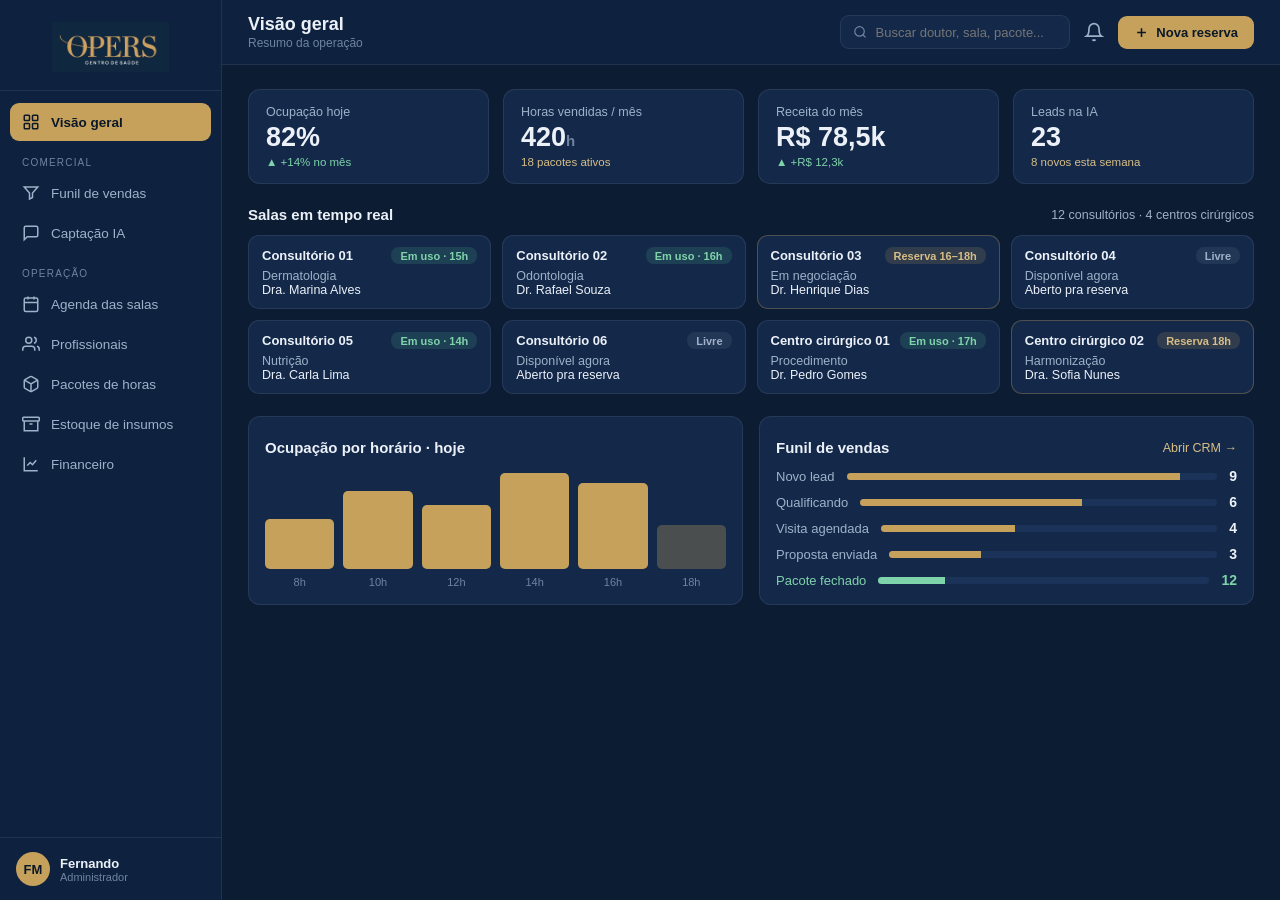
<file: index.html>
<!doctype html>
<html lang="pt-br">
<head>
<meta charset="utf-8" />
<meta name="viewport" content="width=device-width, initial-scale=1" />
<title>OPERS — Sistema de Gestão</title>
<link rel="preconnect" href="https://fonts.googleapis.com">
<link rel="preconnect" href="https://fonts.gstatic.com" crossorigin>
<link href="https://fonts.googleapis.com/css2?family=Playfair+Display:wght@500;600&display=swap" rel="stylesheet">
<style>
  :root{
    --navy0:#0A1828; --navy1:#0C1C33; --navy2:#0E2240; --navy3:#14294A; --navy4:#1B3358;
    --gold:#C6A15B; --gold-l:#D8BE86; --gold-bg:rgba(198,161,91,0.16); --gold-br:rgba(198,161,91,0.32);
    --txt:#ECF1F8; --txt2:#9FB1C9; --txt3:#6F84A1;
    --green:#7FD3AA; --green-bg:rgba(84,185,138,0.16);
    --red:#E08A82; --red-bg:rgba(224,138,130,0.15);
    --br:rgba(255,255,255,0.08); --br2:rgba(255,255,255,0.14);
  }
  *{box-sizing:border-box;margin:0;padding:0}
  body{font-family:-apple-system,BlinkMacSystemFont,'Segoe UI',Roboto,Helvetica,Arial,sans-serif;background:var(--navy1);color:var(--txt);height:100vh;overflow:hidden;font-size:14px}
  .app{display:flex;height:100vh}
  /* Sidebar */
  .side{width:222px;background:var(--navy2);border-right:1px solid var(--br);display:flex;flex-direction:column;flex-shrink:0}
  .brand{display:flex;align-items:center;justify-content:center;padding:22px 20px 18px;border-bottom:1px solid var(--br)}
  .brand .logowrap{position:relative;display:inline-block;text-align:center;padding-top:4px}
  .brand .flourish{position:absolute;top:-9px;left:-13px;width:74px;height:40px;overflow:visible;pointer-events:none}
  .brand .logo{font-family:'Playfair Display',Georgia,serif;color:var(--gold);font-size:31px;letter-spacing:1px;line-height:1;font-weight:500}
  .brand .sub{font-size:8.5px;color:#CDD5E2;letter-spacing:4.5px;margin-top:5px;font-weight:600}
  .nav{flex:1;padding:12px 10px;overflow-y:auto}
  .nav-i{display:flex;align-items:center;gap:11px;padding:10px 12px;border-radius:9px;color:var(--txt2);cursor:pointer;font-size:13.5px;margin-bottom:2px;transition:background .12s}
  .nav-i:hover{background:var(--navy3);color:var(--txt)}
  .nav-i.on{background:var(--gold);color:var(--navy0);font-weight:600}
  .nav-i svg{width:18px;height:18px;flex-shrink:0}
  .nav-sec{font-size:10px;color:var(--txt3);letter-spacing:1.2px;text-transform:uppercase;padding:14px 12px 6px}
  .side-foot{padding:14px 16px;border-top:1px solid var(--br);display:flex;align-items:center;gap:10px}
  .avatar{width:34px;height:34px;border-radius:50%;background:var(--gold);color:var(--navy0);display:flex;align-items:center;justify-content:center;font-weight:600;font-size:13px;flex-shrink:0}
  /* Main */
  .main{flex:1;display:flex;flex-direction:column;min-width:0}
  .top{display:flex;align-items:center;justify-content:space-between;padding:14px 26px;border-bottom:1px solid var(--br);background:var(--navy2);flex-shrink:0}
  .top h1{font-size:18px;font-weight:600}
  .top .crumb{font-size:12px;color:var(--txt3);margin-top:1px}
  .top-r{display:flex;align-items:center;gap:14px}
  .search{display:flex;align-items:center;gap:8px;background:var(--navy3);border:1px solid var(--br);border-radius:9px;padding:8px 12px;color:var(--txt3);width:230px}
  .search input{background:none;border:none;color:var(--txt);outline:none;font-size:13px;width:100%}
  .btn{background:var(--gold);color:var(--navy0);border:none;border-radius:9px;padding:9px 16px;font-size:13px;font-weight:600;cursor:pointer;display:inline-flex;align-items:center;gap:7px}
  .btn:hover{background:var(--gold-l)}
  .btn.ghost{background:transparent;color:var(--txt2);border:1px solid var(--br2)}
  .btn.ghost:hover{background:var(--navy3);color:var(--txt)}
  .icon-btn{color:var(--txt2);cursor:pointer;display:flex}
  .icon-btn:hover{color:var(--txt)}
  .content{flex:1;overflow-y:auto;padding:24px 26px}
  .screen{display:none}
  .screen.on{display:block;animation:fade .25s ease}
  @keyframes fade{from{opacity:0;transform:translateY(6px)}to{opacity:1;transform:none}}
  /* Cards & grids */
  .kpis{display:grid;grid-template-columns:repeat(4,1fr);gap:14px;margin-bottom:22px}
  .kpi{background:var(--navy3);border:1px solid var(--br);border-radius:12px;padding:15px 17px}
  .kpi .l{font-size:12.5px;color:var(--txt2)}
  .kpi .v{font-size:27px;font-weight:600;margin:3px 0}
  .kpi .d{font-size:11.5px}
  .up{color:var(--green)} .gd{color:var(--gold-l)} .dn{color:var(--red)} .mut{color:var(--txt3)}
  .sec-h{display:flex;align-items:center;justify-content:space-between;margin:6px 0 12px}
  .sec-h h2{font-size:15px;font-weight:600}
  .sec-h .meta{font-size:12.5px;color:var(--txt2)}
  .card{background:var(--navy3);border:1px solid var(--br);border-radius:12px;padding:16px}
  .grid2{display:grid;grid-template-columns:1fr 1fr;gap:16px}
  .rooms{display:grid;grid-template-columns:repeat(4,minmax(0,1fr));gap:11px;margin-bottom:22px}
  .room{background:var(--navy3);border:1px solid var(--br);border-radius:11px;padding:11px 13px}
  .room.r-res{border-color:var(--gold-br)} .room.r-bus{}
  .room .rt{display:flex;justify-content:space-between;align-items:center;gap:6px;flex-wrap:wrap;margin-bottom:5px}
  .room .rn{font-size:13px;font-weight:600;white-space:nowrap}
  .room .rs{font-size:12.5px;color:var(--txt2)}
  .room .rd{font-size:12.5px;color:var(--txt)}
  .pill{font-size:11px;padding:2.5px 9px;border-radius:8px;font-weight:600;white-space:nowrap}
  .p-green{background:var(--green-bg);color:var(--green)}
  .p-gold{background:var(--gold-bg);color:var(--gold-l)}
  .p-mut{background:rgba(255,255,255,0.06);color:var(--txt2)}
  .p-red{background:var(--red-bg);color:var(--red)}
  /* bars */
  .bars{display:flex;align-items:flex-end;gap:9px;height:120px}
  .bar-c{flex:1;display:flex;flex-direction:column;align-items:center;gap:7px}
  .bar{width:100%;background:var(--gold);border-radius:5px}
  .bar.lite{background:rgba(198,161,91,0.3)}
  .bar-l{font-size:11px;color:var(--txt3)}
  /* table */
  table{width:100%;border-collapse:collapse}
  th{text-align:left;font-size:11.5px;color:var(--txt3);text-transform:uppercase;letter-spacing:.5px;font-weight:600;padding:10px 12px;border-bottom:1px solid var(--br)}
  td{padding:12px;border-bottom:1px solid var(--br);font-size:13.5px;color:var(--txt)}
  tr:last-child td{border-bottom:none}
  tr:hover td{background:rgba(255,255,255,0.02)}
  .who{display:flex;align-items:center;gap:10px}
  .who .av{width:30px;height:30px;border-radius:50%;background:var(--gold-bg);color:var(--gold-l);display:flex;align-items:center;justify-content:center;font-size:11px;font-weight:600;flex-shrink:0}
  .who .nm{font-weight:600;font-size:13px} .who .sp{font-size:12px;color:var(--txt2)}
  .progress{height:6px;background:var(--navy4);border-radius:4px;overflow:hidden;width:90px;margin-top:4px}
  .progress > div{height:100%;background:var(--gold)}
  /* kanban */
  .kanban{display:grid;grid-template-columns:repeat(5,minmax(0,1fr));gap:12px;align-items:start}
  .kcol{background:var(--navy2);border:1px solid var(--br);border-radius:12px;display:flex;flex-direction:column;min-height:200px}
  .kcol-h{padding:12px 13px;border-bottom:1px solid var(--br)}
  .kcol-h .t{font-size:12.5px;font-weight:600;display:flex;align-items:center;gap:7px}
  .kcol-h .dot{width:8px;height:8px;border-radius:50%}
  .kcol-h .m{font-size:11.5px;color:var(--txt3);margin-top:3px}
  .kbody{padding:10px;display:flex;flex-direction:column;gap:9px;flex:1;min-height:60px}
  .kbody.drag{background:rgba(198,161,91,0.06);border-radius:8px}
  .lead{background:var(--navy3);border:1px solid var(--br);border-radius:10px;padding:11px;cursor:grab}
  .lead:active{cursor:grabbing}
  .lead.dragging{opacity:.4}
  .lead .ln{font-size:13px;font-weight:600}
  .lead .lsp{font-size:12px;color:var(--txt2);margin:1px 0 8px}
  .lead .lf{display:flex;align-items:center;justify-content:space-between}
  .lead .val{font-size:13px;font-weight:600;color:var(--gold-l)}
  .tag{font-size:10.5px;padding:2px 7px;border-radius:6px;font-weight:600}
  .t-ia{background:var(--gold-bg);color:var(--gold-l)} .t-traf{background:rgba(127,160,211,0.16);color:#9FB1C9} .t-ind{background:var(--green-bg);color:var(--green)}
  .lead .age{font-size:11px;color:var(--txt3);margin-top:6px}
  /* agenda */
  .agtable{width:100%;border-collapse:collapse;background:var(--navy3);border-radius:12px;overflow:hidden;border:1px solid var(--br)}
  .agtable th{padding:11px 8px;text-align:center;font-size:11.5px}
  .agtable td{padding:0;border:1px solid var(--br);text-align:center}
  .agtable td.room-lbl{text-align:left;padding:11px 13px;font-weight:600;font-size:12.5px;background:var(--navy2);white-space:nowrap}
  .slot{height:46px;display:flex;align-items:center;justify-content:center;font-size:11px;font-weight:600;cursor:default;margin:3px;border-radius:7px}
  .slot.busy{background:var(--green-bg);color:var(--green)}
  .slot.res{background:var(--gold-bg);color:var(--gold-l)}
  .slot.free{background:rgba(255,255,255,0.03);color:var(--txt3);cursor:pointer;border:1px dashed var(--br2)}
  .slot.free:hover{background:var(--gold-bg);color:var(--gold-l);border-color:var(--gold-br)}
  .legend{display:flex;gap:18px;margin:14px 2px 0;font-size:12px;color:var(--txt2)}
  .legend i{display:inline-block;width:11px;height:11px;border-radius:3px;margin-right:6px;vertical-align:-1px}
  /* plans */
  .plans{display:grid;grid-template-columns:repeat(4,1fr);gap:14px;margin-bottom:24px}
  .plan{background:var(--navy3);border:1px solid var(--br);border-radius:13px;padding:18px}
  .plan.feat{border-color:var(--gold-br);background:linear-gradient(180deg,rgba(198,161,91,0.08),var(--navy3))}
  .plan .pn{color:var(--gold-l);font-size:15px;font-weight:600}
  .plan .pp{font-size:30px;font-weight:600;margin:8px 0 2px}
  .plan .pp small{font-size:13px;color:var(--txt3);font-weight:400}
  .plan ul{list-style:none;margin:14px 0;font-size:12.5px;color:var(--txt2)}
  .plan li{padding:5px 0;display:flex;align-items:center;gap:8px}
  .plan li svg{width:15px;height:15px;color:var(--gold)}
  /* chat */
  .chat{background:var(--navy2);border:1px solid var(--br);border-radius:12px;padding:16px;height:430px;display:flex;flex-direction:column}
  .chat-h{display:flex;align-items:center;gap:10px;padding-bottom:12px;border-bottom:1px solid var(--br);margin-bottom:12px}
  .chat-msgs{flex:1;overflow-y:auto;display:flex;flex-direction:column;gap:9px;padding-right:4px}
  .msg{max-width:78%;padding:9px 12px;border-radius:12px;font-size:13px;line-height:1.45}
  .msg.them{background:var(--navy3);align-self:flex-start;border-bottom-left-radius:3px}
  .msg.ia{background:var(--gold);color:var(--navy0);align-self:flex-end;border-bottom-right-radius:3px;font-weight:500}
  .msg .tm{font-size:10px;opacity:.6;margin-top:3px;display:block}
  /* modal */
  .overlay{position:fixed;inset:0;background:rgba(5,12,24,0.66);display:none;align-items:center;justify-content:center;z-index:50}
  .overlay.on{display:flex}
  .modal{background:var(--navy2);border:1px solid var(--br2);border-radius:14px;padding:22px;width:380px;max-width:92vw}
  .modal h3{font-size:16px;margin-bottom:4px}
  .modal p.s{font-size:13px;color:var(--txt2);margin-bottom:16px}
  .field{margin-bottom:13px}
  .field label{font-size:12px;color:var(--txt2);display:block;margin-bottom:5px}
  .field select,.field input{width:100%;background:var(--navy3);border:1px solid var(--br2);border-radius:9px;padding:9px 11px;color:var(--txt);font-size:13px;outline:none}
  .modal-foot{display:flex;gap:10px;justify-content:flex-end;margin-top:18px}
  /* toast */
  .toast{position:fixed;bottom:24px;left:50%;transform:translateX(-50%) translateY(80px);background:var(--green);color:var(--navy0);padding:12px 20px;border-radius:10px;font-weight:600;font-size:13px;z-index:60;opacity:0;transition:all .3s;display:flex;align-items:center;gap:8px}
  .toast.on{transform:translateX(-50%) translateY(0);opacity:1}
  .content::-webkit-scrollbar,.chat-msgs::-webkit-scrollbar,.nav::-webkit-scrollbar{width:8px}
  .content::-webkit-scrollbar-thumb,.chat-msgs::-webkit-scrollbar-thumb{background:var(--navy4);border-radius:4px}
  .typing{display:flex;gap:4px;padding:10px 14px;background:var(--navy3);border-radius:12px;align-self:flex-start;width:fit-content}
  .typing span{width:7px;height:7px;border-radius:50%;background:var(--txt3);animation:tp 1s infinite}
  .typing span:nth-child(2){animation-delay:.2s}.typing span:nth-child(3){animation-delay:.4s}
  @keyframes tp{0%,60%,100%{opacity:.3}30%{opacity:1}}
</style>
</head>
<body>
<div class="app">
  <!-- SIDEBAR -->
  <aside class="side">
    <div class="brand"><img src="[data-uri]" alt="OPERS Centro de Saúde" style="height:50px;width:auto;display:block;" /></div>
    <nav class="nav" id="nav">
      <div class="nav-i on" data-s="dash" data-t="Visão geral" data-c="Resumo da operação">
        <svg viewBox="0 0 24 24" fill="none" stroke="currentColor" stroke-width="2"><rect x="3" y="3" width="7" height="7" rx="1"/><rect x="14" y="3" width="7" height="7" rx="1"/><rect x="14" y="14" width="7" height="7" rx="1"/><rect x="3" y="14" width="7" height="7" rx="1"/></svg>
        Visão geral
      </div>
      <div class="nav-sec">Comercial</div>
      <div class="nav-i" data-s="funil" data-t="Funil de vendas" data-c="CRM · arraste os leads entre as etapas">
        <svg viewBox="0 0 24 24" fill="none" stroke="currentColor" stroke-width="2"><path d="M3 4h18l-7 8v6l-4 2v-8z"/></svg>
        Funil de vendas
      </div>
      <div class="nav-i" data-s="ia" data-t="Captação IA" data-c="A IA vende pacote e agenda sozinha · 24h">
        <svg viewBox="0 0 24 24" fill="none" stroke="currentColor" stroke-width="2"><path d="M21 15a2 2 0 0 1-2 2H7l-4 4V5a2 2 0 0 1 2-2h14a2 2 0 0 1 2 2z"/></svg>
        Captação IA
      </div>
      <div class="nav-sec">Operação</div>
      <div class="nav-i" data-s="agenda" data-t="Agenda das salas" data-c="Ocupação por hora · hoje">
        <svg viewBox="0 0 24 24" fill="none" stroke="currentColor" stroke-width="2"><rect x="3" y="4" width="18" height="18" rx="2"/><path d="M16 2v4M8 2v4M3 10h18"/></svg>
        Agenda das salas
      </div>
      <div class="nav-i" data-s="prof" data-t="Profissionais" data-c="Doutores com pacote ativo">
        <svg viewBox="0 0 24 24" fill="none" stroke="currentColor" stroke-width="2"><path d="M17 21v-2a4 4 0 0 0-4-4H5a4 4 0 0 0-4 4v2"/><circle cx="9" cy="7" r="4"/><path d="M23 21v-2a4 4 0 0 0-3-3.87M16 3.13a4 4 0 0 1 0 7.75"/></svg>
        Profissionais
      </div>
      <div class="nav-i" data-s="pacotes" data-t="Pacotes de horas" data-c="Planos e pacotes vendidos">
        <svg viewBox="0 0 24 24" fill="none" stroke="currentColor" stroke-width="2"><path d="M21 16V8a2 2 0 0 0-1-1.73l-7-4a2 2 0 0 0-2 0l-7 4A2 2 0 0 0 3 8v8a2 2 0 0 0 1 1.73l7 4a2 2 0 0 0 2 0l7-4A2 2 0 0 0 21 16z"/><path d="M3.27 6.96 12 12l8.73-5.04M12 22V12"/></svg>
        Pacotes de horas
      </div>
      <div class="nav-i" data-s="estoque" data-t="Estoque de insumos" data-c="Toxinas, preenchedores e bioestimuladores">
        <svg viewBox="0 0 24 24" fill="none" stroke="currentColor" stroke-width="2"><path d="M21 8v13H3V8"/><rect x="1" y="3" width="22" height="5" rx="1"/><path d="M10 12h4"/></svg>
        Estoque de insumos
      </div>
      <div class="nav-i" data-s="fin" data-t="Financeiro" data-c="Receita e renovações">
        <svg viewBox="0 0 24 24" fill="none" stroke="currentColor" stroke-width="2"><path d="M3 3v18h18"/><path d="M7 14l4-4 3 3 5-6"/></svg>
        Financeiro
      </div>
    </nav>
    <div class="side-foot">
      <div class="avatar">FM</div>
      <div>
        <div style="font-size:13px;font-weight:600">Fernando</div>
        <div style="font-size:11px;color:var(--txt3)">Administrador</div>
      </div>
    </div>
  </aside>

  <!-- MAIN -->
  <div class="main">
    <header class="top">
      <div>
        <h1 id="pageTitle">Visão geral</h1>
        <div class="crumb" id="pageCrumb">Resumo da operação</div>
      </div>
      <div class="top-r">
        <div class="search">
          <svg width="16" height="16" viewBox="0 0 24 24" fill="none" stroke="currentColor" stroke-width="2"><circle cx="11" cy="11" r="8"/><path d="m21 21-4.3-4.3"/></svg>
          <input placeholder="Buscar doutor, sala, pacote..." />
        </div>
        <div class="icon-btn">
          <svg width="20" height="20" viewBox="0 0 24 24" fill="none" stroke="currentColor" stroke-width="2"><path d="M18 8A6 6 0 0 0 6 8c0 7-3 9-3 9h18s-3-2-3-9M13.73 21a2 2 0 0 1-3.46 0"/></svg>
        </div>
        <button class="btn" id="topAction" onclick="openModal()">
          <svg width="15" height="15" viewBox="0 0 24 24" fill="none" stroke="currentColor" stroke-width="2.5"><path d="M12 5v14M5 12h14"/></svg>
          Nova reserva
        </button>
      </div>
    </header>

    <div class="content">

      <!-- DASHBOARD -->
      <section class="screen on" id="dash">
        <div class="kpis">
          <div class="kpi"><div class="l">Ocupação hoje</div><div class="v">82%</div><div class="d up">▲ +14% no mês</div></div>
          <div class="kpi"><div class="l">Horas vendidas / mês</div><div class="v">420<small style="font-size:15px;color:var(--txt3)">h</small></div><div class="d gd">18 pacotes ativos</div></div>
          <div class="kpi"><div class="l">Receita do mês</div><div class="v">R$ 78,5k</div><div class="d up">▲ +R$ 12,3k</div></div>
          <div class="kpi"><div class="l">Leads na IA</div><div class="v">23</div><div class="d gd">8 novos esta semana</div></div>
        </div>

        <div class="sec-h"><h2>Salas em tempo real</h2><span class="meta">12 consultórios · 4 centros cirúrgicos</span></div>
        <div class="rooms">
          <div class="room"><div class="rt"><span class="rn">Consultório 01</span><span class="pill p-green">Em uso · 15h</span></div><div class="rs">Dermatologia</div><div class="rd">Dra. Marina Alves</div></div>
          <div class="room"><div class="rt"><span class="rn">Consultório 02</span><span class="pill p-green">Em uso · 16h</span></div><div class="rs">Odontologia</div><div class="rd">Dr. Rafael Souza</div></div>
          <div class="room r-res"><div class="rt"><span class="rn">Consultório 03</span><span class="pill p-gold">Reserva 16–18h</span></div><div class="rs">Em negociação</div><div class="rd">Dr. Henrique Dias</div></div>
          <div class="room"><div class="rt"><span class="rn">Consultório 04</span><span class="pill p-mut">Livre</span></div><div class="rs">Disponível agora</div><div class="rd mut">Aberto pra reserva</div></div>
          <div class="room"><div class="rt"><span class="rn">Consultório 05</span><span class="pill p-green">Em uso · 14h</span></div><div class="rs">Nutrição</div><div class="rd">Dra. Carla Lima</div></div>
          <div class="room"><div class="rt"><span class="rn">Consultório 06</span><span class="pill p-mut">Livre</span></div><div class="rs">Disponível agora</div><div class="rd mut">Aberto pra reserva</div></div>
          <div class="room"><div class="rt"><span class="rn">Centro cirúrgico 01</span><span class="pill p-green">Em uso · 17h</span></div><div class="rs">Procedimento</div><div class="rd">Dr. Pedro Gomes</div></div>
          <div class="room r-res"><div class="rt"><span class="rn">Centro cirúrgico 02</span><span class="pill p-gold">Reserva 18h</span></div><div class="rs">Harmonização</div><div class="rd">Dra. Sofia Nunes</div></div>
        </div>

        <div class="grid2">
          <div class="card">
            <div class="sec-h"><h2>Ocupação por horário · hoje</h2></div>
            <div class="bars">
              <div class="bar-c"><div class="bar" style="height:50px"></div><span class="bar-l">8h</span></div>
              <div class="bar-c"><div class="bar" style="height:78px"></div><span class="bar-l">10h</span></div>
              <div class="bar-c"><div class="bar" style="height:64px"></div><span class="bar-l">12h</span></div>
              <div class="bar-c"><div class="bar" style="height:96px"></div><span class="bar-l">14h</span></div>
              <div class="bar-c"><div class="bar" style="height:86px"></div><span class="bar-l">16h</span></div>
              <div class="bar-c"><div class="bar lite" style="height:44px"></div><span class="bar-l">18h</span></div>
            </div>
          </div>
          <div class="card">
            <div class="sec-h"><h2>Funil de vendas</h2><span class="meta" style="cursor:pointer;color:var(--gold-l)" onclick="go('funil')">Abrir CRM →</span></div>
            <div style="display:flex;flex-direction:column;gap:10px">
              <div style="display:flex;align-items:center;justify-content:space-between"><span style="color:var(--txt2);font-size:13px">Novo lead</span><div style="flex:1;margin:0 12px;height:7px;background:var(--navy4);border-radius:4px;overflow:hidden"><div style="width:90%;height:100%;background:var(--gold)"></div></div><span style="font-weight:600">9</span></div>
              <div style="display:flex;align-items:center;justify-content:space-between"><span style="color:var(--txt2);font-size:13px">Qualificando</span><div style="flex:1;margin:0 12px;height:7px;background:var(--navy4);border-radius:4px;overflow:hidden"><div style="width:62%;height:100%;background:var(--gold)"></div></div><span style="font-weight:600">6</span></div>
              <div style="display:flex;align-items:center;justify-content:space-between"><span style="color:var(--txt2);font-size:13px">Visita agendada</span><div style="flex:1;margin:0 12px;height:7px;background:var(--navy4);border-radius:4px;overflow:hidden"><div style="width:40%;height:100%;background:var(--gold)"></div></div><span style="font-weight:600">4</span></div>
              <div style="display:flex;align-items:center;justify-content:space-between"><span style="color:var(--txt2);font-size:13px">Proposta enviada</span><div style="flex:1;margin:0 12px;height:7px;background:var(--navy4);border-radius:4px;overflow:hidden"><div style="width:28%;height:100%;background:var(--gold)"></div></div><span style="font-weight:600">3</span></div>
              <div style="display:flex;align-items:center;justify-content:space-between"><span style="color:var(--green);font-size:13px">Pacote fechado</span><div style="flex:1;margin:0 12px;height:7px;background:var(--navy4);border-radius:4px;overflow:hidden"><div style="width:20%;height:100%;background:var(--green)"></div></div><span style="font-weight:600;color:var(--green)">12</span></div>
            </div>
          </div>
        </div>
      </section>

      <!-- FUNIL / CRM -->
      <section class="screen" id="funil">
        <div class="kpis" style="grid-template-columns:repeat(4,1fr)">
          <div class="kpi"><div class="l">Leads no funil</div><div class="v">22</div><div class="d gd">R$ 47,2k em negociação</div></div>
          <div class="kpi"><div class="l">Taxa de conversão</div><div class="v">38%</div><div class="d up">▲ +9% no mês</div></div>
          <div class="kpi"><div class="l">Fechados no mês</div><div class="v">12</div><div class="d gd">R$ 26,1k</div></div>
          <div class="kpi"><div class="l">Vindos da IA</div><div class="v">68%</div><div class="d gd">captação automática</div></div>
        </div>
        <div class="sec-h"><h2>Pipeline comercial</h2><span class="meta">Arraste o card pra mover de etapa</span></div>
        <div class="kanban" id="kanban">
          <div class="kcol" data-col="Novo lead">
            <div class="kcol-h"><div class="t"><span class="dot" style="background:#9FB1C9"></span>Novo lead</div><div class="m" data-count>2 leads · R$ 3,3k</div></div>
            <div class="kbody">
              <div class="lead" draggable="true" data-v="1200"><div class="ln">Dra. Sofia Nunes</div><div class="lsp">Psicologia · quer 10h/mês</div><div class="lf"><span class="val">R$ 1.200</span><span class="tag t-ia">IA</span></div><div class="age">há 2 horas</div></div>
              <div class="lead" draggable="true" data-v="2100"><div class="ln">Dr. Marcos Vieira</div><div class="lsp">Cardiologia · 1 turno/sem</div><div class="lf"><span class="val">R$ 2.100</span><span class="tag t-traf">Tráfego</span></div><div class="age">há 5 horas</div></div>
            </div>
          </div>
          <div class="kcol" data-col="Qualificando">
            <div class="kcol-h"><div class="t"><span class="dot" style="background:var(--gold)"></span>Qualificando</div><div class="m" data-count>2 leads · R$ 5,0k</div></div>
            <div class="kbody">
              <div class="lead" draggable="true" data-v="2000"><div class="ln">Dra. Bianca Melo</div><div class="lsp">Estética · período integral</div><div class="lf"><span class="val">R$ 2.000</span><span class="tag t-ia">IA</span></div><div class="age">há 1 dia</div></div>
              <div class="lead" draggable="true" data-v="3000"><div class="ln">Dr. Lucas Pires</div><div class="lsp">Ortopedia · 30h</div><div class="lf"><span class="val">R$ 3.000</span><span class="tag t-ind">Indicação</span></div><div class="age">há 2 dias</div></div>
            </div>
          </div>
          <div class="kcol" data-col="Visita agendada">
            <div class="kcol-h"><div class="t"><span class="dot" style="background:var(--gold)"></span>Visita agendada</div><div class="m" data-count>1 lead · R$ 2,0k</div></div>
            <div class="kbody">
              <div class="lead" draggable="true" data-v="2000"><div class="ln">Dr. Henrique Dias</div><div class="lsp">Dermato · visita qui 14h</div><div class="lf"><span class="val">R$ 2.000</span><span class="tag t-ia">IA</span></div><div class="age">há 6 horas</div></div>
            </div>
          </div>
          <div class="kcol" data-col="Proposta enviada">
            <div class="kcol-h"><div class="t"><span class="dot" style="background:var(--gold)"></span>Proposta enviada</div><div class="m" data-count>2 leads · R$ 4,8k</div></div>
            <div class="kbody">
              <div class="lead" draggable="true" data-v="3600"><div class="ln">Dr. Tiago Ramos</div><div class="lsp">Ortopedia · Plano 40h</div><div class="lf"><span class="val">R$ 3.600</span><span class="tag t-ia">IA</span></div><div class="age">há 3 dias</div></div>
              <div class="lead" draggable="true" data-v="1150"><div class="ln">Dra. Paula Reis</div><div class="lsp">Nutrição · Plano 10h</div><div class="lf"><span class="val">R$ 1.150</span><span class="tag t-traf">Tráfego</span></div><div class="age">há 1 dia</div></div>
            </div>
          </div>
          <div class="kcol" data-col="Pacote fechado">
            <div class="kcol-h"><div class="t"><span class="dot" style="background:var(--green)"></span>Pacote fechado</div><div class="m" data-count>2 leads · R$ 4,7k</div></div>
            <div class="kbody">
              <div class="lead" draggable="true" data-v="2000"><div class="ln">Dra. Marina Alves</div><div class="lsp">Dermato · Plano 20h</div><div class="lf"><span class="val">R$ 2.000</span><span class="tag t-ia">IA</span></div><div class="age">hoje</div></div>
              <div class="lead" draggable="true" data-v="2700"><div class="ln">Dr. Rafael Souza</div><div class="lsp">Odonto · Plano 30h</div><div class="lf"><span class="val">R$ 2.700</span><span class="tag t-ind">Indicação</span></div><div class="age">ontem</div></div>
            </div>
          </div>
        </div>
      </section>

      <!-- CAPTAÇÃO IA -->
      <section class="screen" id="ia">
        <div class="grid2" style="grid-template-columns:1.1fr 1fr">
          <div class="chat">
            <div class="chat-h">
              <div class="avatar" style="background:var(--green);color:var(--navy0)">IA</div>
              <div style="flex:1">
                <div style="font-weight:600;font-size:14px">Recepção IA · Opers</div>
                <div style="font-size:11.5px;color:var(--green)">● online 24h · WhatsApp</div>
              </div>
              <button class="btn ghost" onclick="playChat()">▶ Reproduzir conversa</button>
            </div>
            <div class="chat-msgs" id="chatMsgs">
              <div class="msg them">Oi, vi o anúncio de vocês. Sou dermatologista, queria saber como funciona pra usar uma sala.<span class="tm">21:47</span></div>
            </div>
          </div>
          <div class="card">
            <div class="sec-h"><h2>Leads que a IA está atendendo</h2></div>
            <table>
              <tr><td><div class="who"><div class="av">BM</div><div><div class="nm">Dra. Bianca Melo</div><div class="sp">Estética</div></div></div></td><td style="text-align:right"><span class="pill p-green">Plano 20h vendido</span></td></tr>
              <tr><td><div class="who"><div class="av">HD</div><div><div class="nm">Dr. Henrique Dias</div><div class="sp">Dermato · reservou 16–18h</div></div></div></td><td style="text-align:right"><span class="pill p-gold">Visita agendada</span></td></tr>
              <tr><td><div class="who"><div class="av">TR</div><div><div class="nm">Dr. Tiago Ramos</div><div class="sp">Ortopedia · centro cirúrgico</div></div></div></td><td style="text-align:right"><span class="pill p-mut">Qualificando</span></td></tr>
              <tr><td><div class="who"><div class="av">SN</div><div><div class="nm">Dra. Sofia Nunes</div><div class="sp">Psicologia</div></div></div></td><td style="text-align:right"><span class="pill p-mut">Novo lead</span></td></tr>
              <tr><td><div class="who"><div class="av">CL</div><div><div class="nm">Dra. Carla Lima</div><div class="sp">Renovação de pacote</div></div></div></td><td style="text-align:right"><span class="pill p-gold">Renovando 10h</span></td></tr>
            </table>
            <div style="margin-top:16px;padding:13px;background:var(--gold-bg);border-radius:10px;font-size:12.5px;color:var(--gold-l)">
              <strong>+ R$ 9.300</strong> em pacotes fechados pela IA esta semana — fora do horário comercial.
            </div>
          </div>
        </div>
      </section>

      <!-- AGENDA -->
      <section class="screen" id="agenda">
        <div class="sec-h"><h2>Agenda · segunda, 23 de junho</h2><span class="meta">Clique num horário livre pra reservar</span></div>
        <table class="agtable" id="agtable">
          <tr>
            <th class="room-lbl" style="background:var(--navy2)">Sala</th>
            <th>08h</th><th>10h</th><th>12h</th><th>14h</th><th>16h</th><th>18h</th>
          </tr>
        </table>
        <div class="legend">
          <span><i style="background:var(--green)"></i>Em uso</span>
          <span><i style="background:var(--gold)"></i>Reservado</span>
          <span><i style="background:rgba(255,255,255,0.1)"></i>Livre (clique pra reservar)</span>
        </div>
      </section>

      <!-- PROFISSIONAIS -->
      <section class="screen" id="prof">
        <div class="sec-h"><h2>Profissionais com pacote ativo</h2><span class="meta">14 doutores ativos</span></div>
        <div class="card" style="padding:4px 4px">
          <table>
            <tr><th>Profissional</th><th>Plano</th><th>Horas restantes</th><th>Status</th><th>Próximo horário</th></tr>
            <tr><td><div class="who"><div class="av">MA</div><div><div class="nm">Dra. Marina Alves</div><div class="sp">Dermatologia</div></div></div></td><td>Plano 20h</td><td><div>14h de 20h</div><div class="progress"><div style="width:70%"></div></div></td><td><span class="pill p-green">Ativo</span></td><td>qua, 10h</td></tr>
            <tr><td><div class="who"><div class="av">RS</div><div><div class="nm">Dr. Rafael Souza</div><div class="sp">Odontologia</div></div></div></td><td>Plano 30h</td><td><div>22h de 30h</div><div class="progress"><div style="width:73%"></div></div></td><td><span class="pill p-green">Ativo</span></td><td>seg, 16h</td></tr>
            <tr><td><div class="who"><div class="av">CL</div><div><div class="nm">Dra. Carla Lima</div><div class="sp">Nutrição</div></div></div></td><td>Plano 10h</td><td><div>3h de 10h</div><div class="progress"><div style="width:30%;background:var(--red)"></div></div></td><td><span class="pill p-red">Renovar</span></td><td>hoje, 14h</td></tr>
            <tr><td><div class="who"><div class="av">PG</div><div><div class="nm">Dr. Pedro Gomes</div><div class="sp">Cirurgia plástica</div></div></div></td><td>Plano 40h</td><td><div>31h de 40h</div><div class="progress"><div style="width:78%"></div></div></td><td><span class="pill p-green">Ativo</span></td><td>hoje, 15h</td></tr>
            <tr><td><div class="who"><div class="av">AR</div><div><div class="nm">Dra. Ana Reis</div><div class="sp">Psicologia</div></div></div></td><td>Plano 10h</td><td><div>6h de 10h</div><div class="progress"><div style="width:60%"></div></div></td><td><span class="pill p-green">Ativo</span></td><td>ter, 09h</td></tr>
            <tr><td><div class="who"><div class="av">JM</div><div><div class="nm">Dr. João Martins</div><div class="sp">Ortopedia</div></div></div></td><td>Plano 20h</td><td><div>11h de 20h</div><div class="progress"><div style="width:55%"></div></div></td><td><span class="pill p-green">Ativo</span></td><td>qui, 11h</td></tr>
          </table>
        </div>
      </section>

      <!-- PACOTES -->
      <section class="screen" id="pacotes">
        <div class="sec-h"><h2>Planos de horas</h2><span class="meta">Você traz o procedimento. A Opers entrega o padrão.</span></div>
        <div style="margin-bottom:16px;padding:12px 16px;background:var(--gold-bg);border:1px solid var(--gold-br);border-radius:11px;font-size:13.5px;color:var(--gold-l)">
          <strong>★ Ação especial · horas em dobro</strong> — pague pelas horas e use o dobro. Prazo de uso indeterminado (fora dos 6 meses padrão).
        </div>
        <div class="plans">
          <div class="plan"><div class="pn">Plano 10h</div><div class="pp">R$ 1.300<small>/pacote</small></div><ul><li><svg viewBox="0 0 24 24" fill="none" stroke="currentColor" stroke-width="3"><path d="M20 6 9 17l-5-5"/></svg>Vira 20h na ação</li><li><svg viewBox="0 0 24 24" fill="none" stroke="currentColor" stroke-width="3"><path d="M20 6 9 17l-5-5"/></svg>Hora a R$ 60</li><li><svg viewBox="0 0 24 24" fill="none" stroke="currentColor" stroke-width="3"><path d="M20 6 9 17l-5-5"/></svg>Prazo indeterminado</li></ul></div>
          <div class="plan"><div class="pn">Plano 20h</div><div class="pp">R$ 2.600<small>/pacote</small></div><ul><li><svg viewBox="0 0 24 24" fill="none" stroke="currentColor" stroke-width="3"><path d="M20 6 9 17l-5-5"/></svg>Vira 40h na ação</li><li><svg viewBox="0 0 24 24" fill="none" stroke="currentColor" stroke-width="3"><path d="M20 6 9 17l-5-5"/></svg>Hora a R$ 60</li><li><svg viewBox="0 0 24 24" fill="none" stroke="currentColor" stroke-width="3"><path d="M20 6 9 17l-5-5"/></svg>Prazo indeterminado</li></ul></div>
          <div class="plan feat"><div class="pn">Plano 30h ★</div><div class="pp">R$ 3.900<small>/pacote</small></div><ul><li><svg viewBox="0 0 24 24" fill="none" stroke="currentColor" stroke-width="3"><path d="M20 6 9 17l-5-5"/></svg>Vira 60h na ação</li><li><svg viewBox="0 0 24 24" fill="none" stroke="currentColor" stroke-width="3"><path d="M20 6 9 17l-5-5"/></svg>Hora a R$ 60</li><li><svg viewBox="0 0 24 24" fill="none" stroke="currentColor" stroke-width="3"><path d="M20 6 9 17l-5-5"/></svg>Mais vendido</li></ul></div>
          <div class="plan"><div class="pn">Plano 40h</div><div class="pp">R$ 5.200<small>/pacote</small></div><ul><li><svg viewBox="0 0 24 24" fill="none" stroke="currentColor" stroke-width="3"><path d="M20 6 9 17l-5-5"/></svg>Vira 80h na ação</li><li><svg viewBox="0 0 24 24" fill="none" stroke="currentColor" stroke-width="3"><path d="M20 6 9 17l-5-5"/></svg>Hora a R$ 60</li><li><svg viewBox="0 0 24 24" fill="none" stroke="currentColor" stroke-width="3"><path d="M20 6 9 17l-5-5"/></svg>Prazo indeterminado</li></ul></div>
        </div>
        <div class="sec-h"><h2>Pacotes vendidos recentemente</h2></div>
        <div class="card" style="padding:4px 4px">
          <table>
            <tr><th>Profissional</th><th>Plano</th><th>Valor</th><th>Origem</th><th>Data</th></tr>
            <tr><td>Dra. Marina Alves</td><td>Plano 20h</td><td>R$ 2.600</td><td><span class="tag t-ia">IA</span></td><td>hoje</td></tr>
            <tr><td>Dr. Rafael Souza</td><td>Plano 30h</td><td>R$ 3.900</td><td><span class="tag t-ind">Indicação</span></td><td>ontem</td></tr>
            <tr><td>Dra. Bianca Melo</td><td>Plano 20h</td><td>R$ 2.600</td><td><span class="tag t-ia">IA</span></td><td>2 dias</td></tr>
            <tr><td>Dr. Pedro Gomes</td><td>Plano 40h</td><td>R$ 5.200</td><td><span class="tag t-traf">Tráfego</span></td><td>3 dias</td></tr>
          </table>
        </div>
      </section>

      <!-- ESTOQUE -->
      <section class="screen" id="estoque">
        <div class="kpis">
          <div class="kpi"><div class="l">Valor em estoque</div><div class="v">R$ 24,2k</div><div class="d gd">7 produtos</div></div>
          <div class="kpi"><div class="l">Vendas de insumos / mês</div><div class="v">R$ 18,4k</div><div class="d up">▲ +R$ 4,1k</div></div>
          <div class="kpi"><div class="l">Abaixo do mínimo</div><div class="v">3</div><div class="d dn">repor esta semana</div></div>
          <div class="kpi"><div class="l">Margem média</div><div class="v">34%</div><div class="d gd">por procedimento</div></div>
        </div>
        <div class="sec-h"><h2>Insumos em estoque</h2><span class="meta">Galderma · vendidos direto pro doutor</span></div>
        <div class="card" style="padding:4px 4px">
          <table>
            <tr><th>Produto</th><th>Categoria</th><th>Preço unit.</th><th>Estoque</th><th>Status</th></tr>
            <tr><td><div class="nm" style="font-weight:600">Dysport 300 UI · Galderma</div></td><td>Toxina botulínica</td><td>R$ 880,75</td><td>8 un</td><td><span class="pill p-green">Em estoque</span></td></tr>
            <tr><td><div class="nm" style="font-weight:600">Dysport 500 UI · Galderma</div></td><td>Toxina botulínica</td><td>R$ 1.467,92</td><td>3 un</td><td><span class="pill p-gold">Estoque baixo</span></td></tr>
            <tr><td><div class="nm" style="font-weight:600">Nabota 100 U</div></td><td>Toxina botulínica</td><td>R$ 679,00</td><td>12 un</td><td><span class="pill p-green">Em estoque</span></td></tr>
            <tr><td><div class="nm" style="font-weight:600">Restylane Lyft 1ml · Galderma</div></td><td>Preenchedor</td><td>R$ 315,00</td><td>2 un</td><td><span class="pill p-red">Repor</span></td></tr>
            <tr><td><div class="nm" style="font-weight:600">Restylane Lidocaine c/1 · Galderma</div></td><td>Preenchedor</td><td>R$ 315,00</td><td>6 un</td><td><span class="pill p-green">Em estoque</span></td></tr>
            <tr><td><div class="nm" style="font-weight:600">Restylane Lidocaine 1ml · Galderma</div></td><td>Preenchedor</td><td>R$ 337,00</td><td>5 un</td><td><span class="pill p-green">Em estoque</span></td></tr>
            <tr><td><div class="nm" style="font-weight:600">Restylane Skinboosters Vital Light</div></td><td>Bioestimulador</td><td>R$ 384,00</td><td>1 un</td><td><span class="pill p-red">Repor</span></td></tr>
          </table>
        </div>
        <div style="margin-top:16px;padding:13px 15px;background:var(--gold-bg);border-radius:10px;font-size:13px;color:var(--gold-l)">
          <strong>Insumo + sala no mesmo sistema:</strong> o doutor reserva o horário e já compra a toxina/preenchedor ali — receita extra e fidelização em cada procedimento.
        </div>
      </section>

      <!-- FINANCEIRO -->
      <section class="screen" id="fin">
        <div class="kpis">
          <div class="kpi"><div class="l">Receita do mês</div><div class="v">R$ 78,5k</div><div class="d up">▲ +18,6%</div></div>
          <div class="kpi"><div class="l">Ticket médio</div><div class="v">R$ 2.180</div><div class="d gd">por pacote</div></div>
          <div class="kpi"><div class="l">Pacotes vendidos</div><div class="v">18</div><div class="d gd">no mês</div></div>
          <div class="kpi"><div class="l">Renovações pendentes</div><div class="v">4</div><div class="d dn">R$ 7,9k a recuperar</div></div>
        </div>
        <div class="grid2" style="grid-template-columns:1.4fr 1fr">
          <div class="card">
            <div class="sec-h"><h2>Receita dos últimos 6 meses</h2></div>
            <div class="bars" style="height:150px">
              <div class="bar-c"><div class="bar" style="height:62px"></div><span class="bar-l">jan</span></div>
              <div class="bar-c"><div class="bar" style="height:74px"></div><span class="bar-l">fev</span></div>
              <div class="bar-c"><div class="bar" style="height:88px"></div><span class="bar-l">mar</span></div>
              <div class="bar-c"><div class="bar" style="height:96px"></div><span class="bar-l">abr</span></div>
              <div class="bar-c"><div class="bar" style="height:112px"></div><span class="bar-l">mai</span></div>
              <div class="bar-c"><div class="bar" style="height:138px"></div><span class="bar-l">jun</span></div>
            </div>
          </div>
          <div class="card">
            <div class="sec-h"><h2>Receita por especialidade</h2></div>
            <div style="display:flex;flex-direction:column;gap:13px;margin-top:6px">
              <div><div style="display:flex;justify-content:space-between;font-size:13px;margin-bottom:5px"><span style="color:var(--txt2)">Estética / Harmonização</span><span style="font-weight:600">R$ 28,4k</span></div><div style="height:7px;background:var(--navy4);border-radius:4px;overflow:hidden"><div style="width:86%;height:100%;background:var(--gold)"></div></div></div>
              <div><div style="display:flex;justify-content:space-between;font-size:13px;margin-bottom:5px"><span style="color:var(--txt2)">Dermatologia</span><span style="font-weight:600">R$ 18,2k</span></div><div style="height:7px;background:var(--navy4);border-radius:4px;overflow:hidden"><div style="width:62%;height:100%;background:var(--gold)"></div></div></div>
              <div><div style="display:flex;justify-content:space-between;font-size:13px;margin-bottom:5px"><span style="color:var(--txt2)">Odontologia</span><span style="font-weight:600">R$ 14,1k</span></div><div style="height:7px;background:var(--navy4);border-radius:4px;overflow:hidden"><div style="width:48%;height:100%;background:var(--gold)"></div></div></div>
              <div><div style="display:flex;justify-content:space-between;font-size:13px;margin-bottom:5px"><span style="color:var(--txt2)">Produtos / insumos</span><span style="font-weight:600">R$ 18,4k</span></div><div style="height:7px;background:var(--navy4);border-radius:4px;overflow:hidden"><div style="width:62%;height:100%;background:var(--green)"></div></div></div>
            </div>
          </div>
        </div>
      </section>

    </div>
  </div>
</div>

<!-- MODAL RESERVA -->
<div class="overlay" id="overlay">
  <div class="modal">
    <h3>Reservar sala</h3>
    <p class="s" id="modalSlot">Selecione o profissional e confirme a reserva.</p>
    <div class="field"><label>Profissional</label><select id="mProf"><option>Dra. Marina Alves — Dermato</option><option>Dr. Rafael Souza — Odonto</option><option>Dra. Bianca Melo — Estética</option><option>Dr. Henrique Dias — Dermato</option><option>Dr. Pedro Gomes — Cirurgia</option></select></div>
    <div class="field"><label>Duração</label><select><option>1 hora</option><option>2 horas</option><option>3 horas</option></select></div>
    <div class="modal-foot">
      <button class="btn ghost" onclick="closeModal()">Cancelar</button>
      <button class="btn" onclick="confirmRes()">Confirmar reserva</button>
    </div>
  </div>
</div>

<div class="toast" id="toast"></div>

<script>
  // ---------- Navegação ----------
  function go(id){
    document.querySelectorAll('.screen').forEach(s=>s.classList.toggle('on', s.id===id));
    document.querySelectorAll('.nav-i').forEach(n=>n.classList.toggle('on', n.dataset.s===id));
    var item=document.querySelector('.nav-i[data-s="'+id+'"]');
    if(item){document.getElementById('pageTitle').textContent=item.dataset.t;document.getElementById('pageCrumb').textContent=item.dataset.c;}
    var act=document.getElementById('topAction');
    act.style.display = (id==='agenda'||id==='dash') ? 'inline-flex' : 'none';
    document.querySelector('.content').scrollTop=0;
  }
  document.getElementById('nav').addEventListener('click',function(e){
    var i=e.target.closest('.nav-i'); if(i) go(i.dataset.s);
  });

  // ---------- Toast ----------
  function toast(msg){var t=document.getElementById('toast');t.innerHTML='✓ '+msg;t.classList.add('on');setTimeout(()=>t.classList.remove('on'),2600);}

  // ---------- Agenda ----------
  var salas=['Consultório 01','Consultório 02','Consultório 03','Consultório 04','Centro cirúrgico 01','Centro cirúrgico 02'];
  // 0=free,1=busy,2=res
  var grid=[
    [1,1,0,1,0,0],
    [0,1,1,1,1,0],
    [1,0,0,2,2,0],
    [0,0,0,0,0,0],
    [1,1,0,1,1,0],
    [0,0,0,0,1,2]
  ];
  var horas=['08h','10h','12h','14h','16h','18h'];
  function buildAgenda(){
    var t=document.getElementById('agtable');
    // remove old rows except header
    while(t.rows.length>1)t.deleteRow(1);
    salas.forEach((s,ri)=>{
      var tr=t.insertRow();
      var c0=tr.insertCell();c0.className='room-lbl';c0.textContent=s;
      grid[ri].forEach((st,ci)=>{
        var td=tr.insertCell();
        var d=document.createElement('div');
        if(st===1){d.className='slot busy';d.textContent='Em uso';}
        else if(st===2){d.className='slot res';d.textContent='Reservado';}
        else{d.className='slot free';d.textContent='+ livre';d.onclick=()=>openModal(s+' · '+horas[ci],ri,ci,td);}
        td.appendChild(d);
      });
    });
  }
  buildAgenda();

  // ---------- Modal ----------
  var pending=null;
  function openModal(label,ri,ci,td){
    document.getElementById('modalSlot').textContent = label ? ('Horário: '+label) : 'Selecione o profissional e confirme a reserva.';
    pending = (ri!==undefined) ? {ri,ci} : null;
    document.getElementById('overlay').classList.add('on');
  }
  function closeModal(){document.getElementById('overlay').classList.remove('on');pending=null;}
  function confirmRes(){
    var prof=document.getElementById('mProf').value.split(' — ')[0];
    if(pending){grid[pending.ri][pending.ci]=2;buildAgenda();}
    closeModal();
    toast('Sala reservada para '+prof);
  }
  document.getElementById('overlay').addEventListener('click',function(e){if(e.target===this)closeModal();});

  // ---------- Kanban drag & drop ----------
  var dragEl=null;
  function recount(){
    document.querySelectorAll('#kanban .kcol').forEach(col=>{
      var leads=col.querySelectorAll('.lead');
      var sum=0;leads.forEach(l=>sum+=parseInt(l.dataset.v||0));
      var m=col.querySelector('[data-count]');
      if(m)m.textContent=leads.length+' lead'+(leads.length!==1?'s':'')+' · R$ '+(sum/1000).toFixed(1).replace('.',',')+'k';
    });
  }
  function initKanban(){
    document.querySelectorAll('#kanban .lead').forEach(l=>{
      l.addEventListener('dragstart',()=>{dragEl=l;setTimeout(()=>l.classList.add('dragging'),0);});
      l.addEventListener('dragend',()=>{l.classList.remove('dragging');dragEl=null;});
    });
    document.querySelectorAll('#kanban .kbody').forEach(b=>{
      b.addEventListener('dragover',e=>{e.preventDefault();b.classList.add('drag');});
      b.addEventListener('dragleave',()=>b.classList.remove('drag'));
      b.addEventListener('drop',e=>{
        e.preventDefault();b.classList.remove('drag');
        if(dragEl){b.appendChild(dragEl);recount();
          var col=b.closest('.kcol').dataset.col;
          if(col==='Pacote fechado')toast('Negócio ganho! Pacote fechado 🎉');
        }
      });
    });
  }
  initKanban();

  // ---------- Chat IA ----------
  var chatScript=[
    {s:'ia',t:'Oi, doutor! Que bom seu interesse 🙌 Na Opers você não aluga sala fixa — compra pacote de horas e usa quando quiser, com agenda 100% flexível.'},
    {s:'them',t:'Entendi. E quanto custa?'},
    {s:'ia',t:'Temos pacotes de 10h, 20h, 30h e 40h. Pra dermato, o mais escolhido é o de 20h por R$ 2.000 (já com 8% de desconto), válido por 6 meses.'},
    {s:'them',t:'Gostei. Consigo usar quais dias?'},
    {s:'ia',t:'Qualquer dia, inclusive fim de semana — temos 12 consultórios e atendimento 24h. Quer que eu já deixe uma visita agendada pra você conhecer?'},
    {s:'them',t:'Pode ser quinta à tarde.'},
    {s:'ia',t:'Fechado! ✅ Reservei quinta, 14h, no Consultório 03. Já te mandei a confirmação e o endereço aqui no WhatsApp. Te espero, doutor!'}
  ];
  function playChat(){
    var box=document.getElementById('chatMsgs');
    box.innerHTML='<div class="msg them">Oi, vi o anúncio de vocês. Sou dermatologista, queria saber como funciona pra usar uma sala.<span class="tm">21:47</span></div>';
    var i=0;
    function next(){
      if(i>=chatScript.length)return;
      var typing=document.createElement('div');typing.className='typing';typing.innerHTML='<span></span><span></span><span></span>';
      box.appendChild(typing);box.scrollTop=box.scrollHeight;
      setTimeout(()=>{
        typing.remove();
        var m=chatScript[i];
        var el=document.createElement('div');el.className='msg '+m.s;el.innerHTML=m.t;
        box.appendChild(el);box.scrollTop=box.scrollHeight;
        i++;setTimeout(next,700);
      },850);
    }
    next();
  }
</script>
</body>
</html>
</file>
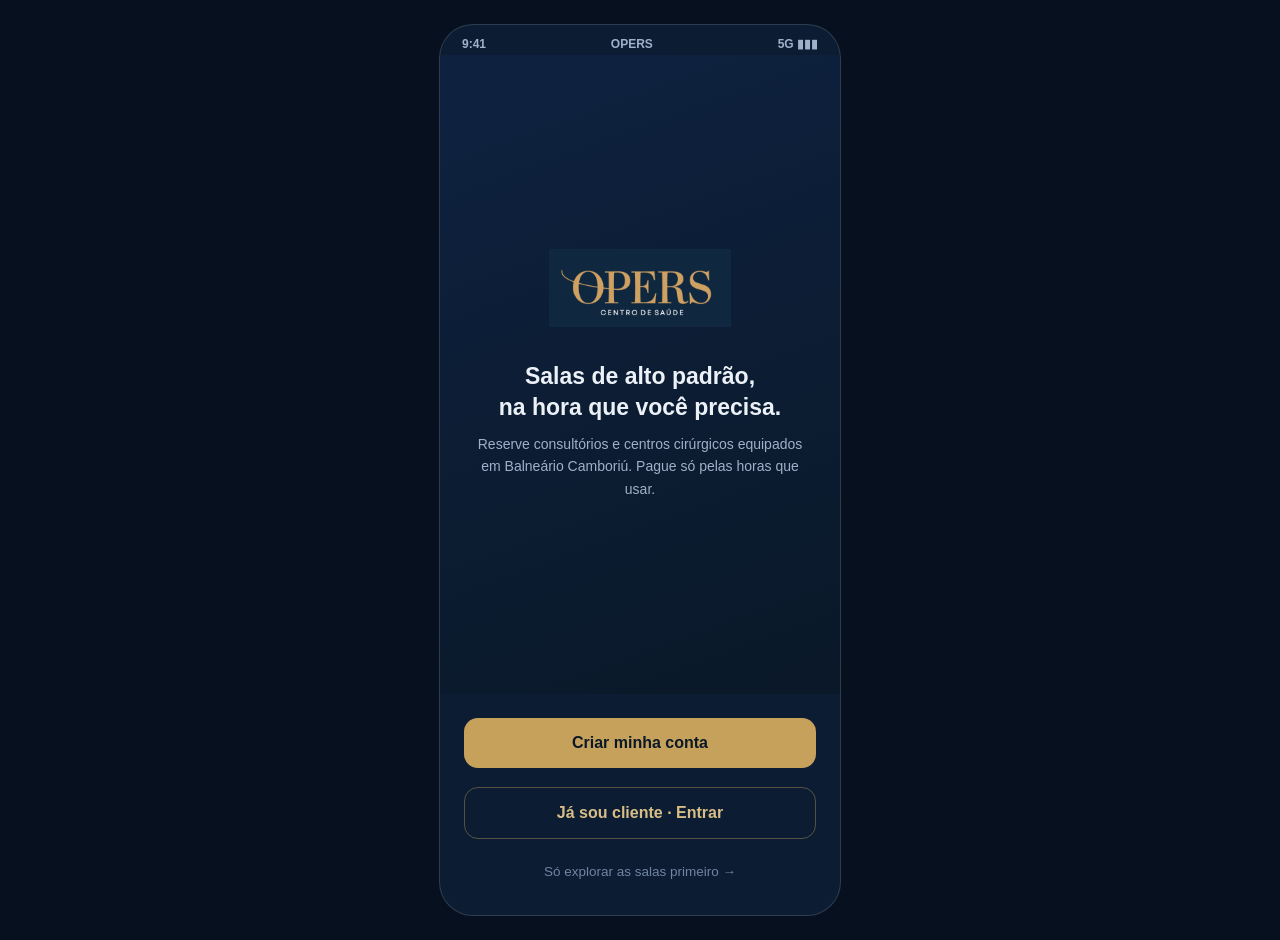
<file: app.html>
<!doctype html>
<html lang="pt-br">
<head>
<meta charset="utf-8" />
<meta name="viewport" content="width=device-width, initial-scale=1, maximum-scale=1" />
<title>OPERS — App do Profissional</title>
<link rel="preconnect" href="https://fonts.googleapis.com">
<link rel="preconnect" href="https://fonts.gstatic.com" crossorigin>
<link href="https://fonts.googleapis.com/css2?family=Playfair+Display:wght@500;600&display=swap" rel="stylesheet">
<style>
  :root{
    --navy0:#0A1828; --navy1:#0C1C33; --navy2:#0E2240; --navy3:#14294A; --navy4:#1B3358;
    --gold:#C6A15B; --gold-l:#D8BE86; --gold-bg:rgba(198,161,91,0.16); --gold-br:rgba(198,161,91,0.4);
    --txt:#ECF1F8; --txt2:#9FB1C9; --txt3:#6F84A1;
    --green:#7FD3AA; --green-bg:rgba(84,185,138,0.16);
    --red:#E08A82;
    --br:rgba(255,255,255,0.08); --br2:rgba(255,255,255,0.14);
  }
  *{box-sizing:border-box;margin:0;padding:0;-webkit-tap-highlight-color:transparent}
  body{font-family:-apple-system,BlinkMacSystemFont,'Segoe UI',Roboto,sans-serif;background:#06101F;color:var(--txt);min-height:100vh;display:flex;align-items:flex-start;justify-content:center;padding:24px 0}
  .phone{width:402px;max-width:100vw;min-height:860px;background:var(--navy1);border:1px solid var(--br2);border-radius:34px;overflow:hidden;position:relative;display:flex;flex-direction:column}
  @media(max-width:430px){body{padding:0}.phone{border-radius:0;border:none;min-height:100vh;width:100vw}}
  .statusbar{display:flex;justify-content:space-between;align-items:center;padding:12px 22px 4px;font-size:12px;color:var(--txt2);font-weight:600}
  .appbar{display:flex;align-items:center;justify-content:space-between;padding:10px 20px 14px}
  .logo{font-family:'Playfair Display',Georgia,serif;color:var(--gold);font-size:21px;letter-spacing:1px}
  .appbar .r{display:flex;align-items:center;gap:14px;color:var(--txt2)}
  .av{width:34px;height:34px;border-radius:50%;background:var(--gold);color:var(--navy0);display:flex;align-items:center;justify-content:center;font-weight:700;font-size:13px}
  .body{flex:1;overflow-y:auto;padding:6px 20px 96px}
  .scr{display:none}.scr.on{display:block;animation:fade .25s ease}
  @keyframes fade{from{opacity:0;transform:translateY(8px)}to{opacity:1;transform:none}}
  .hi{font-size:22px;font-weight:600;margin:8px 0 2px}
  .hi small{display:block;font-size:13px;color:var(--txt2);font-weight:400;margin-top:3px}
  .card{background:var(--navy3);border:1px solid var(--br);border-radius:16px;padding:16px}
  .saldo{background:linear-gradient(135deg,#13294b,#0e2240);border:1px solid var(--gold-br);border-radius:16px;padding:16px 18px;margin:16px 0}
  .saldo .t{font-size:12.5px;color:var(--gold-l);letter-spacing:.3px}
  .saldo .big{font-size:30px;font-weight:600;margin:4px 0 2px}
  .saldo .big small{font-size:15px;color:var(--txt3);font-weight:400}
  .bar{height:8px;background:rgba(255,255,255,0.1);border-radius:5px;overflow:hidden;margin:10px 0 6px}
  .bar>div{height:100%;background:var(--gold)}
  .saldo .sub{font-size:12px;color:var(--txt2)}
  .cta{display:flex;align-items:center;justify-content:center;gap:9px;width:100%;background:var(--gold);color:var(--navy0);border:none;border-radius:14px;padding:16px;font-size:16px;font-weight:700;cursor:pointer;margin-bottom:8px}
  .cta:active{transform:scale(.985)}
  .cta.outline{background:transparent;color:var(--gold-l);border:1px solid var(--gold-br)}
  .quick{display:grid;grid-template-columns:1fr 1fr;gap:12px;margin:14px 0}
  .qbtn{background:var(--navy3);border:1px solid var(--br);border-radius:14px;padding:14px;display:flex;flex-direction:column;gap:8px;cursor:pointer;color:var(--txt)}
  .qbtn:active{background:var(--navy4)}
  .qbtn i{color:var(--gold)}
  .qbtn .qt{font-size:13.5px;font-weight:600}.qbtn .qs{font-size:11.5px;color:var(--txt2)}
  .sec{font-size:15px;font-weight:600;margin:22px 0 12px}
  .menu{background:var(--navy3);border:1px solid var(--br);border-radius:16px;overflow:hidden}
  .mi{display:flex;align-items:center;gap:13px;padding:15px 16px;border-bottom:1px solid var(--br);cursor:pointer}
  .mi:last-child{border-bottom:none}.mi:active{background:var(--navy4)}
  .mi i{color:var(--gold);display:inline-flex}
  .mi .mt{flex:1;font-size:14.5px}
  .mi .chev{color:var(--txt3)}
  .appt{display:flex;align-items:center;gap:13px;background:var(--navy3);border:1px solid var(--br);border-radius:14px;padding:13px 14px;margin-bottom:10px}
  .appt .dt{width:50px;text-align:center;flex-shrink:0}
  .appt .dt .d{font-size:20px;font-weight:700;line-height:1;color:var(--gold-l)}
  .appt .dt .m{font-size:11px;color:var(--txt3);text-transform:uppercase}
  .appt .info{flex:1;min-width:0}
  .appt .info .s1{font-size:14px;font-weight:600}
  .appt .info .s2{font-size:12.5px;color:var(--txt2)}
  .pill{font-size:11px;padding:3px 9px;border-radius:8px;font-weight:600;white-space:nowrap}
  .p-green{background:var(--green-bg);color:var(--green)}
  .p-gold{background:var(--gold-bg);color:var(--gold-l)}
  .p-mut{background:rgba(255,255,255,0.07);color:var(--txt2)}
  .toggle{display:flex;background:var(--navy3);border:1px solid var(--br);border-radius:12px;padding:4px;margin:6px 0 14px}
  .toggle div{flex:1;text-align:center;padding:9px;border-radius:9px;font-size:13.5px;color:var(--txt2);cursor:pointer;font-weight:600}
  .toggle div.on{background:var(--gold);color:var(--navy0)}
  .filters{display:flex;gap:9px;margin-bottom:14px}
  .filt{flex:1;display:flex;align-items:center;gap:7px;background:var(--navy3);border:1px solid var(--br);border-radius:11px;padding:11px 12px;font-size:12.5px;color:var(--txt3)}
  .room{background:var(--navy3);border:1px solid var(--br);border-radius:16px;overflow:hidden;margin-bottom:14px}
  .room .photo{height:150px;background:linear-gradient(135deg,#1B3358,#0E2240);display:flex;align-items:center;justify-content:center;position:relative}
  .room .photo i{color:rgba(198,161,91,0.5);font-size:42px}
  .room .photo .ptag{position:absolute;top:10px;left:10px;background:rgba(10,24,40,0.7);color:var(--gold-l);font-size:11px;font-weight:600;padding:4px 10px;border-radius:8px}
  .room .rb{padding:14px 15px}
  .room .rn{font-size:15px;font-weight:600;line-height:1.3}
  .room .ram{font-size:12.5px;color:var(--txt2);margin:6px 0 10px;display:flex;gap:12px;flex-wrap:wrap}
  .room .ram span{display:flex;align-items:center;gap:5px}
  .room .rf{display:flex;align-items:center;justify-content:space-between}
  .room .rp{font-size:13px;color:var(--txt2)}.room .rp b{color:var(--txt);font-size:16px}
  .room .rbtn{background:var(--gold-bg);color:var(--gold-l);border:1px solid var(--gold-br);border-radius:10px;padding:9px 14px;font-size:13px;font-weight:600;cursor:pointer}
  .room .rbtn:active{background:var(--gold);color:var(--navy0)}
  .post{background:var(--navy3);border:1px solid var(--br);border-radius:16px;padding:15px;margin-bottom:13px}
  .post .ph{display:flex;align-items:center;gap:10px;margin-bottom:11px}
  .post .pav{width:34px;height:34px;border-radius:9px;background:var(--gold);color:var(--navy0);display:flex;align-items:center;justify-content:center;font-family:'Playfair Display',serif;font-size:13px;font-weight:600}
  .post .pn{font-size:13px;font-weight:600}.post .pd{font-size:11.5px;color:var(--txt3)}
  .post .pt{font-size:15px;font-weight:600;margin-bottom:5px}
  .post .pc{font-size:13.5px;color:var(--txt2);line-height:1.5}
  .post .pl{display:flex;gap:18px;margin-top:12px;color:var(--txt3);font-size:13px}
  .post .pl span{display:flex;align-items:center;gap:6px}
  .days{display:flex;gap:9px;overflow-x:auto;padding:4px 0 8px;margin-bottom:6px}
  .day{flex-shrink:0;width:52px;text-align:center;padding:10px 0;border-radius:13px;background:var(--navy3);border:1px solid var(--br);cursor:pointer}
  .day.on{background:var(--gold);border-color:var(--gold)}
  .day.on .dn,.day.on .dd{color:var(--navy0)}
  .day .dn{font-size:11px;color:var(--txt3);text-transform:uppercase}
  .day .dd{font-size:18px;font-weight:700;margin-top:2px}
  .slot{display:flex;align-items:center;justify-content:space-between;background:var(--navy3);border:1px solid var(--br);border-radius:13px;padding:13px 15px;margin-bottom:10px;cursor:pointer}
  .slot:active{background:var(--navy4)}
  .slot .st{font-size:15px;font-weight:600}
  .slot .ss{font-size:12.5px;color:var(--txt2);margin-top:2px}
  .slot .go{color:var(--gold);font-size:13px;font-weight:600;display:flex;align-items:center;gap:4px}
  .plan{background:var(--navy3);border:1px solid var(--br);border-radius:14px;padding:15px;margin-bottom:11px;display:flex;align-items:center;justify-content:space-between}
  .plan.feat{border-color:var(--gold-br)}
  .plan .pn{font-size:15px;font-weight:600;color:var(--gold-l)}
  .plan .ps{font-size:12px;color:var(--txt2);margin-top:2px}
  .plan .pp{font-size:18px;font-weight:700}
  /* welcome */
  .welcome{display:none;flex-direction:column;min-height:860px;padding:0}
  .welcome.on{display:flex}
  @media(max-width:430px){.welcome{min-height:100vh}}
  .wtop{flex:1;display:flex;flex-direction:column;align-items:center;justify-content:center;text-align:center;padding:40px 30px;background:linear-gradient(160deg,#0E2240,#0A1828)}
  .wtop .wl{font-family:'Playfair Display',serif;color:var(--gold);font-size:40px;letter-spacing:2px}
  .wtop .wsub{font-size:11px;color:#CDD5E2;letter-spacing:5px;margin-top:4px}
  .wtop h2{font-size:23px;font-weight:600;margin:34px 0 10px;line-height:1.35}
  .wtop p{font-size:14px;color:var(--txt2);line-height:1.6}
  .wbtns{padding:24px 24px 36px;display:flex;flex-direction:column;gap:11px}
  .field{margin-bottom:13px}
  .field label{font-size:12.5px;color:var(--txt2);display:block;margin-bottom:6px}
  .field input,.field select{width:100%;background:var(--navy3);border:1px solid var(--br2);border-radius:11px;padding:13px 13px;color:var(--txt);font-size:14.5px;outline:none}
  .field input:focus,.field select:focus{border-color:var(--gold-br)}
  .tabbar{position:absolute;bottom:0;left:0;right:0;background:var(--navy2);border-top:1px solid var(--br);display:none;justify-content:space-around;padding:10px 0 16px}
  body.tabs .tabbar{display:flex}
  .tab{display:flex;flex-direction:column;align-items:center;gap:3px;color:var(--txt3);font-size:10.5px;cursor:pointer;flex:1}
  .tab.on{color:var(--gold)}
  .tab i{font-size:22px}
  .back{display:flex;align-items:center;gap:7px;color:var(--txt2);font-size:14px;cursor:pointer;margin:4px 0 10px}
  .overlay{position:absolute;inset:0;background:rgba(5,12,24,0.7);display:none;align-items:flex-end;z-index:30}
  .overlay.on{display:flex}
  .sheet{background:var(--navy2);border-top-left-radius:22px;border-top-right-radius:22px;width:100%;padding:22px 20px 28px;border-top:1px solid var(--br2);animation:up .3s ease;max-height:88%;overflow-y:auto}
  @keyframes up{from{transform:translateY(100%)}to{transform:none}}
  .sheet h3{font-size:18px;margin-bottom:14px}
  .row{display:flex;justify-content:space-between;padding:11px 0;border-bottom:1px solid var(--br);font-size:14px}
  .row span:first-child{color:var(--txt2)}
  .row span:last-child{font-weight:600}
  .success{text-align:center;padding:24px 10px}
  .check{width:74px;height:74px;border-radius:50%;background:var(--green-bg);color:var(--green);display:flex;align-items:center;justify-content:center;margin:0 auto 18px;font-size:40px}
  .icon{display:inline-flex}
  svg.ic{width:22px;height:22px;stroke:currentColor;fill:none;stroke-width:2}
  svg.ic.sm{width:16px;height:16px}
</style>
</head>
<body>
<div class="phone">
  <div class="statusbar"><span>9:41</span><span>OPERS</span><span>5G ▮▮▮</span></div>

  <!-- WELCOME (não-cliente) -->
  <div class="welcome on" id="welcome">
    <div class="wtop">
      <img src="[data-uri]" alt="OPERS Centro de Saúde" style="height:78px;width:auto;display:block;" />
      <h2>Salas de alto padrão,<br>na hora que você precisa.</h2>
      <p>Reserve consultórios e centros cirúrgicos equipados em Balneário Camboriú. Pague só pelas horas que usar.</p>
    </div>
    <div class="wbtns">
      <button class="cta" onclick="go('cadastro')">Criar minha conta</button>
      <button class="cta outline" onclick="login('Dra. Marina Alves','Marina',true)">Já sou cliente · Entrar</button>
      <div style="text-align:center;margin-top:6px;color:var(--txt3);font-size:13.5px;cursor:pointer" onclick="login('',' ',false);go('salas')">Só explorar as salas primeiro →</div>
    </div>
  </div>

  <!-- CADASTRO -->
  <div class="scr" id="cadastro" style="padding:0">
    <div class="body" style="padding-top:8px">
      <div class="back" onclick="go('welcome')"><span class="icon"><svg class="ic" viewBox="0 0 24 24"><path d="M19 12H5M12 19l-7-7 7-7"/></svg></span> Voltar</div>
      <div class="hi">Criar conta<small>Leva menos de 1 minuto e você já pode reservar.</small></div>
      <div style="margin-top:18px">
        <div class="field"><label>Nome completo</label><input id="fNome" placeholder="Dra. Bianca Melo" /></div>
        <div class="field"><label>Especialidade</label><select id="fEsp"><option>Dermatologia</option><option>Estética / Harmonização</option><option>Odontologia</option><option>Nutrição</option><option>Ortopedia</option><option>Psicologia</option><option>Outra</option></select></div>
        <div class="field"><label>WhatsApp</label><input id="fTel" placeholder="(47) 9 9999-9999" /></div>
        <div class="field"><label>E-mail</label><input id="fMail" placeholder="voce@email.com" /></div>
      </div>
      <button class="cta" style="margin-top:10px" onclick="doCadastro()">Criar conta e continuar</button>
      <div style="text-align:center;margin-top:14px;color:var(--txt3);font-size:12.5px;line-height:1.5">Ao criar a conta você entra como profissional<br>e pode reservar salas na hora.</div>
    </div>
  </div>

  <div class="appbar" id="topbar" style="display:none">
    <div class="logo"><img src="[data-uri]" alt="OPERS Centro de Saúde" style="height:28px;width:auto;display:block;" /></div>
    <div class="r">
      <span class="icon"><svg class="ic" viewBox="0 0 24 24"><path d="M18 8A6 6 0 0 0 6 8c0 7-3 9-3 9h18s-3-2-3-9M13.73 21a2 2 0 0 1-3.46 0"/></svg></span>
      <div class="av" id="topAv">MA</div>
    </div>
  </div>

  <div class="body" id="mainbody" style="display:none">

    <!-- INÍCIO -->
    <section class="scr on" id="home">
      <div class="hi" id="homeHi">Olá, Dra. Marina<small>Dermatologia · plano ativo</small></div>
      <div id="saldoBlock"></div>

      <div class="sec" style="margin-top:6px">Do que você precisa hoje?</div>
      <div class="quick">
        <div class="qbtn" onclick="go('salas')"><i class="icon"><svg class="ic" viewBox="0 0 24 24"><rect x="3" y="4" width="18" height="18" rx="2"/><path d="M16 2v4M8 2v4M3 10h18"/></svg></i><span class="qt">Reservar sala</span><span class="qs">Veja a disponibilidade</span></div>
        <div class="qbtn" onclick="openInsumo()"><i class="icon"><svg class="ic" viewBox="0 0 24 24"><path d="M21 8v13H3V8"/><rect x="1" y="3" width="22" height="5" rx="1"/><path d="M10 12h4"/></svg></i><span class="qt">Novo pedido</span><span class="qs">Toxina, preenchedor</span></div>
      </div>

      <div class="menu" style="margin-top:4px">
        <div class="mi" onclick="alert2('Minhas faturas')"><i class="icon"><svg class="ic" viewBox="0 0 24 24"><rect x="2" y="5" width="20" height="14" rx="2"/><path d="M2 10h20"/></svg></i><span class="mt">Faturas</span><span class="chev icon"><svg class="ic sm" viewBox="0 0 24 24" stroke-width="2.5"><path d="M9 18l6-6-6-6"/></svg></span></div>
        <div class="mi" onclick="go('salas')"><i class="icon"><svg class="ic" viewBox="0 0 24 24"><rect x="3" y="4" width="18" height="18" rx="2"/><path d="M16 2v4M8 2v4M3 10h18"/></svg></i><span class="mt">Minhas reservas</span><span class="chev icon"><svg class="ic sm" viewBox="0 0 24 24" stroke-width="2.5"><path d="M9 18l6-6-6-6"/></svg></span></div>
        <div class="mi" onclick="alert2('Recados da recepção')"><i class="icon"><svg class="ic" viewBox="0 0 24 24"><path d="M22 16.92V21a2 2 0 0 1-2.18 2 19.79 19.79 0 0 1-8.63-3.07 19.5 19.5 0 0 1-6-6 19.79 19.79 0 0 1-3.07-8.67A2 2 0 0 1 4.11 2h4.09a2 2 0 0 1 2 1.72c.13.96.36 1.9.7 2.81a2 2 0 0 1-.45 2.11L9.09 9.91a16 16 0 0 0 6 6l1.27-1.27a2 2 0 0 1 2.11-.45c.91.34 1.85.57 2.81.7A2 2 0 0 1 22 16.92z"/></svg></i><span class="mt">Recados</span><span class="chev icon"><svg class="ic sm" viewBox="0 0 24 24" stroke-width="2.5"><path d="M9 18l6-6-6-6"/></svg></span></div>
      </div>

      <button class="cta outline" style="margin-top:16px" onclick="alert2('Abrindo WhatsApp da recepção...')"><span class="icon"><svg class="ic" viewBox="0 0 24 24"><path d="M21 11.5a8.5 8.5 0 0 1-12.5 7.5L3 21l2-5.5A8.5 8.5 0 1 1 21 11.5z"/></svg></span> Falar com a recepção</button>
    </section>

    <!-- SALAS -->
    <section class="scr" id="salas">
      <div class="hi" style="font-size:20px">Reservar sala<small>Consultórios e centros cirúrgicos</small></div>
      <div class="toggle"><div class="on">Lista</div><div onclick="alert2('Visão calendário')">Calendário</div></div>
      <div class="filters">
        <div class="filt"><span class="icon"><svg class="ic sm" viewBox="0 0 24 24"><rect x="3" y="4" width="18" height="18" rx="2"/><path d="M16 2v4M8 2v4M3 10h18"/></svg></span> Qualquer dia</div>
        <div class="filt"><span class="icon"><svg class="ic sm" viewBox="0 0 24 24"><circle cx="12" cy="12" r="9"/><path d="M12 7v5l3 2"/></svg></span> Qualquer hora</div>
      </div>

      <div class="room">
        <div class="photo"><span class="ptag" style="z-index:2">Consultório</span><img src="[data-uri]" alt="Consultório premium" style="position:absolute;inset:0;width:100%;height:100%;object-fit:cover" /></div>
        <div class="rb">
          <div class="rn">Consultório Premium 01</div>
          <div class="ram"><span><span class="icon"><svg class="ic sm" viewBox="0 0 24 24"><path d="M5 12h14M5 12a2 2 0 0 1 0-4h14a2 2 0 0 1 0 4"/></svg></span> Ar-condicionado</span><span><span class="icon"><svg class="ic sm" viewBox="0 0 24 24"><path d="M5 13a10 10 0 0 1 14 0M8.5 16.5a5 5 0 0 1 7 0M2 8.8a15 15 0 0 1 20 0M12 20h.01"/></svg></span> Wi-Fi</span></div>
          <div class="rf"><div class="rp">A partir de <b>R$ 60</b>/hora</div><button class="rbtn" onclick="go('agendar')">Ver horários</button></div>
        </div>
      </div>

      <div class="room">
        <div class="photo"><span class="ptag" style="z-index:2">Estética</span><img src="[data-uri]" alt="Sala de estética" style="position:absolute;inset:0;width:100%;height:100%;object-fit:cover" /></div>
        <div class="rb">
          <div class="rn">Sala de Estética 02</div>
          <div class="ram"><span><span class="icon"><svg class="ic sm" viewBox="0 0 24 24"><path d="M5 12h14M5 12a2 2 0 0 1 0-4h14a2 2 0 0 1 0 4"/></svg></span> Maca + apoio</span><span><span class="icon"><svg class="ic sm" viewBox="0 0 24 24"><path d="M5 13a10 10 0 0 1 14 0M8.5 16.5a5 5 0 0 1 7 0M2 8.8a15 15 0 0 1 20 0M12 20h.01"/></svg></span> Wi-Fi</span></div>
          <div class="rf"><div class="rp">A partir de <b>R$ 60</b>/hora</div><button class="rbtn" onclick="go('agendar')">Ver horários</button></div>
        </div>
      </div>

      <div class="room">
        <div class="photo"><span class="ptag" style="z-index:2">Centro cirúrgico</span><img src="[data-uri]" alt="Centro cirúrgico" style="position:absolute;inset:0;width:100%;height:100%;object-fit:cover" /></div>
        <div class="rb">
          <div class="rn">Centro Cirúrgico 01</div>
          <div class="ram"><span><span class="icon"><svg class="ic sm" viewBox="0 0 24 24"><path d="M20 6 9 17l-5-5"/></svg></span> Equipado</span><span><span class="icon"><svg class="ic sm" viewBox="0 0 24 24"><path d="M5 12h14M5 12a2 2 0 0 1 0-4h14a2 2 0 0 1 0 4"/></svg></span> Climatizado</span></div>
          <div class="rf"><div class="rp">A partir de <b>R$ 90</b>/hora</div><button class="rbtn" onclick="go('agendar')">Ver horários</button></div>
        </div>
      </div>
    </section>

    <!-- AGENDAR -->
    <section class="scr" id="agendar">
      <div class="back" onclick="go('salas')"><span class="icon"><svg class="ic" viewBox="0 0 24 24"><path d="M19 12H5M12 19l-7-7 7-7"/></svg></span> Voltar</div>
      <div class="hi" style="font-size:19px">Disponibilidade<small>Escolha o dia e o horário livre</small></div>
      <div class="days" id="days">
        <div class="day on"><div class="dn">seg</div><div class="dd">23</div></div>
        <div class="day"><div class="dn">ter</div><div class="dd">24</div></div>
        <div class="day"><div class="dn">qua</div><div class="dd">25</div></div>
        <div class="day"><div class="dn">qui</div><div class="dd">26</div></div>
        <div class="day"><div class="dn">sex</div><div class="dd">27</div></div>
        <div class="day"><div class="dn">sáb</div><div class="dd">28</div></div>
      </div>
      <div class="sec" style="margin-top:8px" id="slotLabel">Horários livres · seg, 23</div>
      <div id="slots">
        <div class="slot" onclick="pick('Consultório 02','11h')"><div><div class="st">11h — 12h</div><div class="ss">Consultório 02 · Odontologia</div></div><span class="go">Reservar <span class="icon"><svg class="ic sm" viewBox="0 0 24 24" stroke-width="2.5"><path d="M9 18l6-6-6-6"/></svg></span></span></div>
        <div class="slot" onclick="pick('Consultório 04','14h')"><div><div class="st">14h — 15h</div><div class="ss">Consultório 04 · Livre</div></div><span class="go">Reservar <span class="icon"><svg class="ic sm" viewBox="0 0 24 24" stroke-width="2.5"><path d="M9 18l6-6-6-6"/></svg></span></span></div>
        <div class="slot" onclick="pick('Consultório 06','16h')"><div><div class="st">16h — 17h</div><div class="ss">Consultório 06 · Livre</div></div><span class="go">Reservar <span class="icon"><svg class="ic sm" viewBox="0 0 24 24" stroke-width="2.5"><path d="M9 18l6-6-6-6"/></svg></span></span></div>
        <div class="slot" onclick="pick('Centro cirúrgico 01','18h')"><div><div class="st">18h — 20h</div><div class="ss">Centro cirúrgico 01 · Procedimento</div></div><span class="go">Reservar <span class="icon"><svg class="ic sm" viewBox="0 0 24 24" stroke-width="2.5"><path d="M9 18l6-6-6-6"/></svg></span></span></div>
      </div>
    </section>

    <!-- FEED -->
    <section class="scr" id="feed">
      <div class="hi" style="font-size:20px">Feed da Opers<small>Avisos e novidades da clínica</small></div>
      <div class="post">
        <div class="ph"><div class="pav">O</div><div><div class="pn">Opers Centro de Saúde</div><div class="pd">23 jun · 09:10</div></div></div>
        <div class="pt">Novo bioestimulador disponível</div>
        <div class="pc">Chegou o Restylane Skinboosters Vital Light no nosso estoque. Já pode incluir no seu próximo procedimento direto pelo app, em "Novo pedido".</div>
        <div class="pl"><span><span class="icon"><svg class="ic sm" viewBox="0 0 24 24"><path d="M20.8 4.6a5.5 5.5 0 0 0-7.8 0L12 5.7l-1-1a5.5 5.5 0 0 0-7.8 7.8l1 1L12 21l7.8-7.6 1-1a5.5 5.5 0 0 0 0-7.8z"/></svg></span> 8</span><span><span class="icon"><svg class="ic sm" viewBox="0 0 24 24"><path d="M21 15a2 2 0 0 1-2 2H7l-4 4V5a2 2 0 0 1 2-2h14a2 2 0 0 1 2 2z"/></svg></span> 2</span></div>
      </div>
      <div class="post">
        <div class="ph"><div class="pav">O</div><div><div class="pn">Opers Centro de Saúde</div><div class="pd">21 jun · 14:13</div></div></div>
        <div class="pt">Ação: horas em dobro</div>
        <div class="pc">Só esta semana: comprou o pacote, usa o dobro das horas, com prazo indeterminado. Garanta sua agenda do semestre. Fale com a recepção.</div>
        <div class="pl"><span><span class="icon"><svg class="ic sm" viewBox="0 0 24 24"><path d="M20.8 4.6a5.5 5.5 0 0 0-7.8 0L12 5.7l-1-1a5.5 5.5 0 0 0-7.8 7.8l1 1L12 21l7.8-7.6 1-1a5.5 5.5 0 0 0 0-7.8z"/></svg></span> 14</span><span><span class="icon"><svg class="ic sm" viewBox="0 0 24 24"><path d="M21 15a2 2 0 0 1-2 2H7l-4 4V5a2 2 0 0 1 2-2h14a2 2 0 0 1 2 2z"/></svg></span> 5</span></div>
      </div>
      <div class="post">
        <div class="ph"><div class="pav">O</div><div><div class="pn">Opers Centro de Saúde</div><div class="pd">15 jun · 08:42</div></div></div>
        <div class="pt">Recadinho sobre o mercadinho</div>
        <div class="pc">Nosso mercado de insumos funciona na base da confiança: todo item consumido deve ser registrado no app no momento do uso. Assim mantemos o estoque sempre certo pra você.</div>
        <div class="pl"><span><span class="icon"><svg class="ic sm" viewBox="0 0 24 24"><path d="M20.8 4.6a5.5 5.5 0 0 0-7.8 0L12 5.7l-1-1a5.5 5.5 0 0 0-7.8 7.8l1 1L12 21l7.8-7.6 1-1a5.5 5.5 0 0 0 0-7.8z"/></svg></span> 3</span><span><span class="icon"><svg class="ic sm" viewBox="0 0 24 24"><path d="M21 15a2 2 0 0 1-2 2H7l-4 4V5a2 2 0 0 1 2-2h14a2 2 0 0 1 2 2z"/></svg></span> 1</span></div>
      </div>
    </section>

    <!-- CONTA -->
    <section class="scr" id="conta">
      <div style="display:flex;align-items:center;gap:14px;margin:10px 0 20px">
        <div class="av" style="width:56px;height:56px;font-size:18px" id="contaAv">MA</div>
        <div><div style="font-size:17px;font-weight:600" id="contaNome">Dra. Marina Alves</div><div style="font-size:13px;color:var(--txt2)" id="contaEsp">Dermatologia</div></div>
      </div>
      <div class="menu">
        <div class="mi" onclick="alert2('Minhas faturas')"><i class="icon"><svg class="ic" viewBox="0 0 24 24"><rect x="2" y="5" width="20" height="14" rx="2"/><path d="M2 10h20"/></svg></i><span class="mt">Minhas faturas</span><span class="chev icon"><svg class="ic sm" viewBox="0 0 24 24" stroke-width="2.5"><path d="M9 18l6-6-6-6"/></svg></span></div>
        <div class="mi" onclick="alert2('Cotas de produtos')"><i class="icon"><svg class="ic" viewBox="0 0 24 24"><path d="M6 2 3 6v14a2 2 0 0 0 2 2h14a2 2 0 0 0 2-2V6l-3-4zM3 6h18M16 10a4 4 0 0 1-8 0"/></svg></i><span class="mt">Cotas de produtos</span><span class="chev icon"><svg class="ic sm" viewBox="0 0 24 24" stroke-width="2.5"><path d="M9 18l6-6-6-6"/></svg></span></div>
        <div class="mi" onclick="alert2('Gerenciar pessoas / equipe')"><i class="icon"><svg class="ic" viewBox="0 0 24 24"><path d="M17 21v-2a4 4 0 0 0-4-4H5a4 4 0 0 0-4 4v2"/><circle cx="9" cy="7" r="4"/><path d="M23 21v-2a4 4 0 0 0-3-3.87M16 3.13a4 4 0 0 1 0 7.75"/></svg></i><span class="mt">Gerenciar pessoas</span><span class="chev icon"><svg class="ic sm" viewBox="0 0 24 24" stroke-width="2.5"><path d="M9 18l6-6-6-6"/></svg></span></div>
        <div class="mi" onclick="go('pacote')"><i class="icon"><svg class="ic" viewBox="0 0 24 24"><path d="M21 16V8a2 2 0 0 0-1-1.73l-7-4a2 2 0 0 0-2 0l-7 4A2 2 0 0 0 3 8v8a2 2 0 0 0 1 1.73l7 4a2 2 0 0 0 2 0l7-4A2 2 0 0 0 21 16z"/></svg></i><span class="mt">Meu pacote de horas</span><span class="chev icon"><svg class="ic sm" viewBox="0 0 24 24" stroke-width="2.5"><path d="M9 18l6-6-6-6"/></svg></span></div>
        <div class="mi" onclick="alert2('Meus dados')"><i class="icon"><svg class="ic" viewBox="0 0 24 24"><circle cx="12" cy="8" r="4"/><path d="M4 21v-1a6 6 0 0 1 12 0v1"/></svg></i><span class="mt">Meus dados</span><span class="chev icon"><svg class="ic sm" viewBox="0 0 24 24" stroke-width="2.5"><path d="M9 18l6-6-6-6"/></svg></span></div>
        <div class="mi" onclick="alert2('Configurações')"><i class="icon"><svg class="ic" viewBox="0 0 24 24"><circle cx="12" cy="12" r="3"/><path d="M19 12a7 7 0 0 0-.1-1l2-1.6-2-3.4-2.4 1a7 7 0 0 0-1.7-1l-.4-2.5H9.6l-.4 2.5a7 7 0 0 0-1.7 1l-2.4-1-2 3.4 2 1.6a7 7 0 0 0 0 2l-2 1.6 2 3.4 2.4-1a7 7 0 0 0 1.7 1l.4 2.5h4.8l.4-2.5a7 7 0 0 0 1.7-1l2.4 1 2-3.4-2-1.6a7 7 0 0 0 .1-1z"/></svg></i><span class="mt">Configurações</span><span class="chev icon"><svg class="ic sm" viewBox="0 0 24 24" stroke-width="2.5"><path d="M9 18l6-6-6-6"/></svg></span></div>
      </div>
      <button class="cta outline" style="margin-top:18px;color:var(--red);border-color:rgba(224,138,130,0.4)" onclick="logout()">Desconectar</button>
    </section>

    <!-- PACOTE -->
    <section class="scr" id="pacote">
      <div class="back" onclick="go('home')"><span class="icon"><svg class="ic" viewBox="0 0 24 24"><path d="M19 12H5M12 19l-7-7 7-7"/></svg></span> Voltar</div>
      <div class="hi" style="font-size:19px">Pacotes de horas<small>Pague pelas horas, use o dobro na ação</small></div>
      <div class="plan"><div><div class="pn">Plano 10h</div><div class="ps">vira 20h · hora R$ 60</div></div><div style="text-align:right"><div class="pp">R$ 1.300</div></div></div>
      <div class="plan"><div><div class="pn">Plano 20h</div><div class="ps">vira 40h · hora R$ 60</div></div><div style="text-align:right"><div class="pp">R$ 2.600</div></div></div>
      <div class="plan feat"><div><div class="pn">Plano 30h ★</div><div class="ps">vira 60h · mais vendido</div></div><div style="text-align:right"><div class="pp">R$ 3.900</div></div></div>
      <div class="plan"><div><div class="pn">Plano 40h</div><div class="ps">vira 80h · melhor preço/h</div></div><div style="text-align:right"><div class="pp">R$ 5.200</div></div></div>
    </section>

  </div>

  <div class="tabbar">
    <div class="tab on" data-s="home" onclick="go('home')"><i class="icon"><svg class="ic" viewBox="0 0 24 24"><path d="M3 12l9-9 9 9M5 10v10h14V10"/></svg></i>Início</div>
    <div class="tab" data-s="salas" onclick="go('salas')"><i class="icon"><svg class="ic" viewBox="0 0 24 24"><rect x="3" y="4" width="18" height="18" rx="2"/><path d="M16 2v4M8 2v4M3 10h18"/></svg></i>Salas</div>
    <div class="tab" data-s="feed" onclick="go('feed')"><i class="icon"><svg class="ic" viewBox="0 0 24 24"><path d="M4 4h16v12H7l-3 3z"/></svg></i>Feed</div>
    <div class="tab" data-s="conta" onclick="go('conta')"><i class="icon"><svg class="ic" viewBox="0 0 24 24"><circle cx="12" cy="8" r="4"/><path d="M4 21v-1a6 6 0 0 1 12 0v1"/></svg></i>Conta</div>
  </div>

  <div class="overlay" id="ov"><div class="sheet" id="sheet"></div></div>
</div>

<script>
  var state={logged:false, name:'Dra. Marina Alves', first:'Marina', esp:'Dermatologia', hasPackage:true, pending:null};

  function initials(n){n=(n||'').trim();if(!n)return 'OP';var p=n.replace(/^(Dra?\.?\s+)/i,'').split(/\s+/);return ((p[0]||'O')[0]+((p[1]||'')[0]||'')).toUpperCase();}

  function login(name,first,hasPkg){
    state.logged=true;
    if(name){state.name=name;state.first=first;}
    state.hasPackage=hasPkg;
    enterApp();
  }
  function doCadastro(){
    var nome=document.getElementById('fNome').value.trim()||'Dra. Bianca Melo';
    var esp=document.getElementById('fEsp').value;
    state.logged=true;state.name=nome;state.esp=esp;state.first=nome.replace(/^(Dra?\.?\s+)/i,'').split(/\s+/)[0];
    state.hasPackage=false;
    enterApp();
    setTimeout(function(){alert2('Conta criada! Bem-vindo(a) à Opers 🎉');},250);
  }
  function enterApp(){
    document.getElementById('welcome').classList.remove('on');
    document.getElementById('cadastro').classList.remove('on');
    document.getElementById('topbar').style.display='flex';
    document.getElementById('mainbody').style.display='block';
    document.body.classList.add('tabs');
    document.getElementById('topAv').textContent=initials(state.name);
    document.getElementById('contaAv').textContent=initials(state.name);
    document.getElementById('contaNome').textContent=state.name;
    document.getElementById('contaEsp').textContent=state.esp;
    renderHome();
    go('home');
  }
  function logout(){
    state.logged=false;
    document.body.classList.remove('tabs');
    document.getElementById('topbar').style.display='none';
    document.getElementById('mainbody').style.display='none';
    document.getElementById('cadastro').classList.remove('on');
    document.getElementById('welcome').classList.add('on');
  }
  function renderHome(){
    document.getElementById('homeHi').innerHTML='Olá, '+(state.first==='Marina'?'Dra. Marina':state.name)+'<small>'+state.esp+(state.hasPackage?' · plano ativo':' · novo na Opers')+'</small>';
    var sb=document.getElementById('saldoBlock');
    if(state.hasPackage){
      sb.innerHTML='<div class="saldo"><div class="t">Seu pacote de horas</div><div class="big">14h <small>de 20h restantes</small></div><div class="bar"><div style="width:70%"></div></div><div class="sub">Validade até 12/dez · hora a R$ 60</div></div>';
    } else {
      sb.innerHTML='<div class="saldo"><div class="t">Você ainda não tem um pacote</div><div class="big" style="font-size:18px;margin-top:6px">Comece com horas em dobro</div><div class="sub" style="margin:8px 0 12px">Pague pelas horas e use o dobro — prazo indeterminado.</div><button class="cta" style="margin:0" onclick="go(\'pacote\')">Escolher meu pacote</button></div>';
    }
  }

  function go(id){
    document.querySelectorAll('#mainbody .scr').forEach(s=>s.classList.toggle('on',s.id===id));
    document.querySelectorAll('.tab').forEach(t=>t.classList.toggle('on',t.dataset.s===id));
    var b=document.getElementById('mainbody');if(b)b.scrollTop=0;
    // welcome/cadastro são fora do mainbody
    if(id==='welcome'){document.getElementById('welcome').classList.add('on');}
    if(id==='cadastro'){
      document.getElementById('welcome').classList.remove('on');
      document.getElementById('cadastro').classList.add('on');
      document.getElementById('mainbody').style.display='none';
      document.body.classList.remove('tabs');
      document.getElementById('topbar').style.display='none';
    }
  }

  document.getElementById('days').addEventListener('click',function(e){var d=e.target.closest('.day');if(!d)return;document.querySelectorAll('.day').forEach(x=>x.classList.remove('on'));d.classList.add('on');var dn=d.querySelector('.dn').textContent;var dd=d.querySelector('.dd').textContent;document.getElementById('slotLabel').textContent='Horários livres · '+dn+', '+dd;});

  var sel={sala:'',hora:''};
  function pick(sala,hora){
    sel={sala,hora};
    var s=document.getElementById('sheet');
    if(!state.logged){
      s.innerHTML='<h3>Quase lá!</h3><p style="color:var(--txt2);font-size:14px;margin-bottom:6px">Crie sua conta pra confirmar a reserva de <b style="color:var(--txt)">'+sala+' · '+hora+'</b>. Leva menos de 1 minuto.</p>'+
        '<button class="cta" style="margin-top:16px" onclick="closeOv();go(\'cadastro\')">Criar conta e reservar</button>'+
        '<div style="text-align:center;margin-top:12px;color:var(--txt3);font-size:13px;cursor:pointer" onclick="closeOv()">Agora não</div>';
      document.getElementById('ov').classList.add('on');return;
    }
    s.innerHTML='<h3>Confirmar reserva</h3>'+
      '<div class="row"><span>Sala</span><span>'+sala+'</span></div>'+
      '<div class="row"><span>Data</span><span>Seg, 23 de junho</span></div>'+
      '<div class="row"><span>Horário</span><span>'+hora+' — '+(parseInt(hora)+1)+'h</span></div>'+
      '<div class="row"><span>Consome do pacote</span><span style="color:var(--gold-l)">1h'+(state.hasPackage?' (resta 13h)':'')+'</span></div>'+
      '<button class="cta" style="margin-top:18px" onclick="confirmAg()">Confirmar reserva</button>'+
      '<div style="text-align:center;margin-top:12px;color:var(--txt3);font-size:13px;cursor:pointer" onclick="closeOv()">Cancelar</div>';
    document.getElementById('ov').classList.add('on');
  }
  function closeOv(){document.getElementById('ov').classList.remove('on');}
  function confirmAg(){
    var s=document.getElementById('sheet');
    s.innerHTML='<div class="success"><div class="check">✓</div><div style="font-size:20px;font-weight:600;margin-bottom:6px">Reserva confirmada!</div>'+
      '<div style="color:var(--txt2);font-size:14px">'+sel.sala+' · '+sel.hora+'<br>Seg, 23 de junho</div>'+
      '<button class="cta" style="margin-top:22px" onclick="finishAg()">Voltar ao início</button></div>';
  }
  function finishAg(){closeOv();go('home');}
  function openInsumo(){
    var s=document.getElementById('sheet');
    s.innerHTML='<h3>Novo pedido de insumo</h3>'+
      '<div class="row"><span>Dysport 300 UI · Galderma</span><span>R$ 880,75</span></div>'+
      '<div class="row"><span>Restylane Lyft 1ml</span><span>R$ 315,00</span></div>'+
      '<div class="row"><span>Restylane Skinboosters</span><span>R$ 384,00</span></div>'+
      '<button class="cta" style="margin-top:18px" onclick="closeOv()">Adicionar ao próximo procedimento</button>'+
      '<div style="text-align:center;margin-top:12px;color:var(--txt3);font-size:13px;cursor:pointer" onclick="closeOv()">Fechar</div>';
    document.getElementById('ov').classList.add('on');
  }
  function alert2(msg){
    var s=document.getElementById('sheet');
    s.innerHTML='<div style="text-align:center;padding:14px 4px 6px"><div style="font-size:15px;font-weight:600;margin-bottom:14px">'+msg+'</div><button class="cta" onclick="closeOv()">Ok</button></div>';
    document.getElementById('ov').classList.add('on');
  }
  document.getElementById('ov').addEventListener('click',function(e){if(e.target===this)closeOv();});
</script>
</body>
</html>
</file>
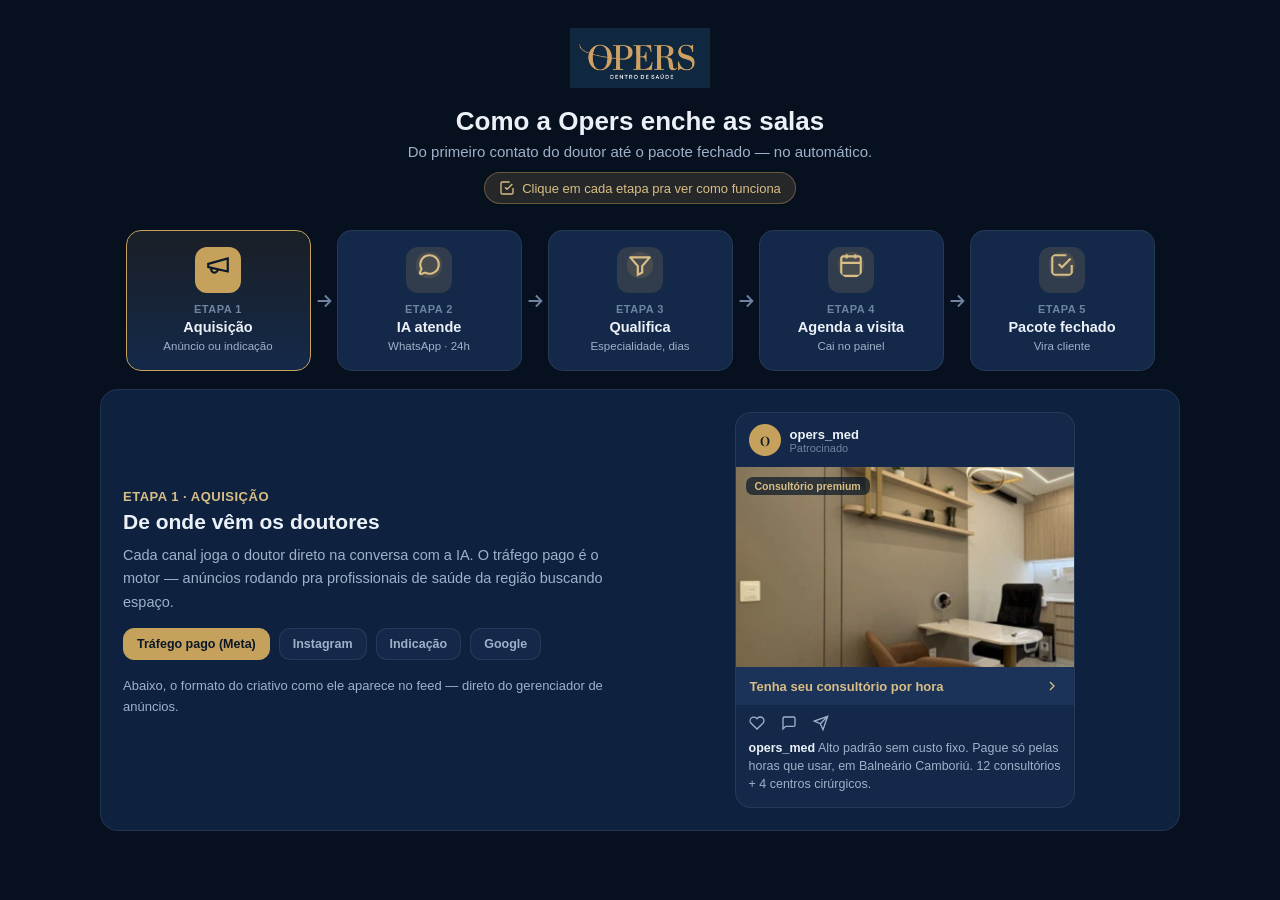
<file: fluxo.html>
<!doctype html>
<html lang="pt-br">
<head>
<meta charset="utf-8" />
<meta name="viewport" content="width=device-width, initial-scale=1" />
<title>OPERS — Como funciona</title>
<link rel="preconnect" href="https://fonts.googleapis.com">
<link rel="preconnect" href="https://fonts.gstatic.com" crossorigin>
<link href="https://fonts.googleapis.com/css2?family=Playfair+Display:wght@500;600&display=swap" rel="stylesheet">
<style>
  :root{
    --navy0:#0A1828; --navy1:#0C1C33; --navy2:#0E2240; --navy3:#14294A; --navy4:#1B3358;
    --gold:#C6A15B; --gold-l:#D8BE86; --gold-bg:rgba(198,161,91,0.16); --gold-br:rgba(198,161,91,0.42);
    --txt:#ECF1F8; --txt2:#9FB1C9; --txt3:#6F84A1;
    --green:#7FD3AA; --green-bg:rgba(84,185,138,0.16);
    --br:rgba(255,255,255,0.08); --br2:rgba(255,255,255,0.14);
  }
  *{box-sizing:border-box;margin:0;padding:0}
  body{font-family:-apple-system,BlinkMacSystemFont,'Segoe UI',Roboto,sans-serif;background:#06101F;color:var(--txt);min-height:100vh;padding:28px 20px 50px}
  .wrap{max-width:1080px;margin:0 auto}
  .head{text-align:center;margin-bottom:26px}
  .logo{font-family:'Playfair Display',Georgia,serif;color:var(--gold);font-size:28px;letter-spacing:3px}
  .logo .sub{display:block;font-size:9px;color:#CDD5E2;letter-spacing:5px;margin-top:2px}
  .head h1{font-size:26px;font-weight:600;margin:18px 0 6px}
  .head p{font-size:15px;color:var(--txt2)}
  .head .hint{display:inline-flex;align-items:center;gap:7px;margin-top:12px;font-size:13px;color:var(--gold-l);background:var(--gold-bg);border:1px solid var(--gold-br);padding:7px 14px;border-radius:20px}
  .flow{display:flex;align-items:stretch;justify-content:center;gap:0;flex-wrap:wrap;margin-bottom:8px}
  .node{flex:1;min-width:150px;max-width:185px;background:var(--navy3);border:1px solid var(--br);border-radius:15px;padding:16px 13px;text-align:center;cursor:pointer;transition:transform .15s,border-color .15s;position:relative}
  .node:hover{transform:translateY(-3px);border-color:var(--br2)}
  .node.on{border-color:var(--gold);background:linear-gradient(180deg,rgba(198,161,91,0.1),var(--navy3))}
  .node .ic{width:46px;height:46px;border-radius:12px;background:var(--gold-bg);color:var(--gold-l);display:flex;align-items:center;justify-content:center;margin:0 auto 10px}
  .node.on .ic{background:var(--gold);color:var(--navy0)}
  .node .step{font-size:11px;color:var(--txt3);font-weight:600;letter-spacing:.5px}
  .node .nt{font-size:14.5px;font-weight:600;margin:3px 0 3px;line-height:1.25}
  .node .ns{font-size:11.5px;color:var(--txt2);line-height:1.3}
  .arrow{display:flex;align-items:center;justify-content:center;color:var(--txt3);flex:0 0 26px}
  @media(max-width:720px){.arrow{flex-basis:100%;height:22px;transform:rotate(90deg)}}
  .detail{background:var(--navy2);border:1px solid var(--br);border-radius:18px;padding:22px;margin-top:18px;min-height:340px}
  .dpanel{display:none}.dpanel.on{display:block;animation:fade .3s ease}
  @keyframes fade{from{opacity:0;transform:translateY(8px)}to{opacity:1;transform:none}}
  .dgrid{display:grid;grid-template-columns:1fr 1fr;gap:24px;align-items:center}
  @media(max-width:720px){.dgrid{grid-template-columns:1fr}}
  .dtitle{font-size:13px;color:var(--gold-l);font-weight:600;letter-spacing:.5px;text-transform:uppercase;margin-bottom:6px}
  .dh{font-size:21px;font-weight:600;margin-bottom:10px}
  .dp{font-size:14.5px;color:var(--txt2);line-height:1.6;margin-bottom:14px}
  .dlist{list-style:none}
  .dlist li{display:flex;gap:10px;align-items:flex-start;font-size:14px;color:var(--txt);padding:6px 0}
  .dlist li i{color:var(--gold);flex-shrink:0;margin-top:2px}
  .chips{display:flex;flex-wrap:wrap;gap:9px;margin-bottom:16px}
  .chip{font-size:12.5px;padding:8px 13px;border-radius:11px;background:var(--navy3);border:1px solid var(--br);color:var(--txt2);cursor:pointer;font-weight:600}
  .chip.on{background:var(--gold);color:var(--navy0);border-color:var(--gold)}
  /* Instagram ad */
  .ad{background:var(--navy3);border:1px solid var(--br);border-radius:16px;overflow:hidden;max-width:340px;margin:0 auto}
  .ad .ah{display:flex;align-items:center;gap:9px;padding:11px 13px}
  .ad .aav{width:32px;height:32px;border-radius:50%;background:var(--gold);color:var(--navy0);display:flex;align-items:center;justify-content:center;font-family:'Playfair Display',serif;font-weight:600;font-size:13px}
  .ad .an{font-size:13px;font-weight:600}.ad .asp{font-size:11px;color:var(--txt3)}
  .ad .aimg{height:200px;background:linear-gradient(135deg,#1B3358,#0E2240);position:relative;display:flex;align-items:center;justify-content:center}
  .ad .aimg i{color:rgba(198,161,91,0.45)}
  .ad .aimg .badge{position:absolute;top:10px;left:10px;background:rgba(10,24,40,0.72);color:var(--gold-l);font-size:10.5px;font-weight:600;padding:3px 9px;border-radius:7px}
  .ad .acta{display:flex;align-items:center;justify-content:space-between;background:var(--navy4);padding:11px 14px;font-size:13px;font-weight:600;color:var(--gold-l)}
  .ad .arow{display:flex;gap:16px;padding:10px 13px 4px;color:var(--txt2)}
  .ad .acap{padding:4px 13px 14px;font-size:12.5px;color:var(--txt2);line-height:1.45}
  .ad .acap b{color:var(--txt)}
  /* iPhone */
  .iphone{width:296px;margin:0 auto;background:#000;border-radius:42px;padding:11px;border:1px solid #2a3550}
  .iscreen{background:var(--navy1);border-radius:32px;overflow:hidden;height:520px;display:flex;flex-direction:column;position:relative}
  .island{position:absolute;top:9px;left:50%;transform:translateX(-50%);width:90px;height:26px;background:#000;border-radius:16px;z-index:5}
  .itop{padding:34px 16px 10px;display:flex;align-items:center;gap:9px;border-bottom:1px solid var(--br)}
  .iav{width:34px;height:34px;border-radius:50%;background:var(--green);color:var(--navy0);display:flex;align-items:center;justify-content:center;font-weight:700;font-size:12px}
  .imsgs{flex:1;overflow-y:auto;padding:13px;display:flex;flex-direction:column;gap:8px}
  .msg{max-width:80%;padding:9px 12px;border-radius:13px;font-size:12.5px;line-height:1.4}
  .msg.them{background:var(--navy3);align-self:flex-start;border-bottom-left-radius:3px}
  .msg.ia{background:var(--gold);color:var(--navy0);align-self:flex-end;border-bottom-right-radius:3px;font-weight:500}
  .typing{display:flex;gap:4px;padding:11px 13px;background:var(--navy3);border-radius:13px;align-self:flex-start;width:fit-content}
  .typing span{width:6px;height:6px;border-radius:50%;background:var(--txt3);animation:tp 1s infinite}
  .typing span:nth-child(2){animation-delay:.2s}.typing span:nth-child(3){animation-delay:.4s}
  @keyframes tp{0%,60%,100%{opacity:.3}30%{opacity:1}}
  .btn{background:var(--gold);color:var(--navy0);border:none;border-radius:11px;padding:11px 16px;font-size:13.5px;font-weight:700;cursor:pointer;display:inline-flex;align-items:center;gap:8px}
  .btn.ghost{background:transparent;color:var(--gold-l);border:1px solid var(--gold-br)}
  /* ficha */
  .ficha{background:var(--navy3);border:1px solid var(--br);border-radius:15px;padding:18px;max-width:360px;margin:0 auto}
  .frow{display:flex;justify-content:space-between;align-items:center;padding:11px 0;border-bottom:1px solid var(--br);font-size:13.5px}
  .frow:last-child{border-bottom:none}
  .frow .fk{color:var(--txt2)}.frow .fv{font-weight:600;display:flex;align-items:center;gap:7px}
  .frow .fv i{color:var(--green)}
  /* painel snippet */
  .pcard{background:var(--navy3);border:1px solid var(--br);border-radius:13px;padding:14px;max-width:380px;margin:0 auto}
  .lead{background:var(--navy2);border:1px solid var(--gold-br);border-radius:11px;padding:12px;margin-top:10px}
  .lead .ln{font-size:14px;font-weight:600}.lead .ls{font-size:12.5px;color:var(--txt2);margin:2px 0 8px}
  .pill{font-size:11px;padding:3px 9px;border-radius:8px;font-weight:600}
  .p-gold{background:var(--gold-bg);color:var(--gold-l)}.p-green{background:var(--green-bg);color:var(--green)}
  /* success */
  .succ{text-align:center}
  .check{width:72px;height:72px;border-radius:50%;background:var(--green-bg);color:var(--green);display:flex;align-items:center;justify-content:center;margin:0 auto 16px;font-size:38px}
  .val3{display:grid;grid-template-columns:repeat(3,1fr);gap:12px;margin-top:18px}
  .vbox{background:var(--navy3);border:1px solid var(--br);border-radius:13px;padding:14px;text-align:center}
  .vbox i{color:var(--gold);display:inline-flex;margin-bottom:7px}
  .vbox .vt{font-size:13.5px;font-weight:600}.vbox .vs{font-size:11.5px;color:var(--txt2);margin-top:3px}
  .icon{display:inline-flex}
  svg.ic{width:22px;height:22px;stroke:currentColor;fill:none;stroke-width:2}
  svg.ic.lg{width:26px;height:26px}svg.ic.sm{width:16px;height:16px}
  .cta-final{text-align:center;margin-top:24px}
  .cta-final p{font-size:14px;color:var(--txt2);margin-bottom:12px}
</style>
</head>
<body>
<div class="wrap">
  <div class="head">
    <div class="logo" style="display:flex;justify-content:center"><img src="[data-uri]" alt="OPERS Centro de Saúde" style="height:60px;width:auto;display:block;" /></div>
    <h1>Como a Opers enche as salas</h1>
    <p>Do primeiro contato do doutor até o pacote fechado — no automático.</p>
    <div class="hint"><span class="icon"><svg class="ic sm" viewBox="0 0 24 24"><path d="M9 11l3 3 8-8M21 12v7a2 2 0 0 1-2 2H5a2 2 0 0 1-2-2V5a2 2 0 0 1 2-2h11"/></svg></span> Clique em cada etapa pra ver como funciona</div>
  </div>

  <div class="flow" id="flow">
    <div class="node on" data-n="1" onclick="show(1)">
      <div class="ic"><svg class="ic lg" viewBox="0 0 24 24"><path d="M3 11l18-5v12L3 14v-3zM11.6 16.8a3 3 0 1 1-5.8-1.6"/></svg></div>
      <div class="step">ETAPA 1</div><div class="nt">Aquisição</div><div class="ns">Anúncio ou indicação</div>
    </div>
    <div class="arrow"><svg class="ic" viewBox="0 0 24 24" stroke-width="2.5"><path d="M5 12h14M13 6l6 6-6 6"/></svg></div>
    <div class="node" data-n="2" onclick="show(2)">
      <div class="ic"><svg class="ic lg" viewBox="0 0 24 24"><path d="M21 11.5a8.5 8.5 0 0 1-12.5 7.5L3 21l2-5.5A8.5 8.5 0 1 1 21 11.5z"/></svg></div>
      <div class="step">ETAPA 2</div><div class="nt">IA atende</div><div class="ns">WhatsApp · 24h</div>
    </div>
    <div class="arrow"><svg class="ic" viewBox="0 0 24 24" stroke-width="2.5"><path d="M5 12h14M13 6l6 6-6 6"/></svg></div>
    <div class="node" data-n="3" onclick="show(3)">
      <div class="ic"><svg class="ic lg" viewBox="0 0 24 24"><path d="M3 5h18l-7 8v6l-4 2v-8z"/></svg></div>
      <div class="step">ETAPA 3</div><div class="nt">Qualifica</div><div class="ns">Especialidade, dias</div>
    </div>
    <div class="arrow"><svg class="ic" viewBox="0 0 24 24" stroke-width="2.5"><path d="M5 12h14M13 6l6 6-6 6"/></svg></div>
    <div class="node" data-n="4" onclick="show(4)">
      <div class="ic"><svg class="ic lg" viewBox="0 0 24 24"><rect x="3" y="4" width="18" height="18" rx="2"/><path d="M16 2v4M8 2v4M3 10h18"/></svg></div>
      <div class="step">ETAPA 4</div><div class="nt">Agenda a visita</div><div class="ns">Cai no painel</div>
    </div>
    <div class="arrow"><svg class="ic" viewBox="0 0 24 24" stroke-width="2.5"><path d="M5 12h14M13 6l6 6-6 6"/></svg></div>
    <div class="node" data-n="5" onclick="show(5)">
      <div class="ic"><svg class="ic lg" viewBox="0 0 24 24"><path d="M9 11l3 3 8-8M21 12v7a2 2 0 0 1-2 2H5a2 2 0 0 1-2-2V5a2 2 0 0 1 2-2h11"/></svg></div>
      <div class="step">ETAPA 5</div><div class="nt">Pacote fechado</div><div class="ns">Vira cliente</div>
    </div>
  </div>

  <div class="detail">

    <!-- 1 AQUISIÇÃO -->
    <div class="dpanel on" id="p1">
      <div class="dgrid">
        <div>
          <div class="dtitle">Etapa 1 · Aquisição</div>
          <div class="dh">De onde vêm os doutores</div>
          <div class="dp">Cada canal joga o doutor direto na conversa com a IA. O tráfego pago é o motor — anúncios rodando pra profissionais de saúde da região buscando espaço.</div>
          <div class="chips">
            <div class="chip on">Tráfego pago (Meta)</div>
            <div class="chip">Instagram</div>
            <div class="chip">Indicação</div>
            <div class="chip">Google</div>
          </div>
          <div class="dp" style="font-size:13px">Abaixo, o formato do criativo como ele aparece no feed — direto do gerenciador de anúncios.</div>
        </div>
        <div>
          <div class="ad">
            <div class="ah"><div class="aav">O</div><div><div class="an">opers_med</div><div class="asp">Patrocinado</div></div></div>
            <div class="aimg"><span class="badge" style="z-index:2">Consultório premium</span><img src="[data-uri]" alt="Consultório Opers" style="position:absolute;inset:0;width:100%;height:100%;object-fit:cover" /></div>
            <div class="acta">Tenha seu consultório por hora <span class="icon"><svg class="ic sm" viewBox="0 0 24 24" stroke-width="2.5"><path d="M9 18l6-6-6-6"/></svg></span></div>
            <div class="arow">
              <span class="icon"><svg class="ic sm" viewBox="0 0 24 24"><path d="M20.8 4.6a5.5 5.5 0 0 0-7.8 0L12 5.7l-1-1a5.5 5.5 0 0 0-7.8 7.8L12 21l8.8-8.6a5.5 5.5 0 0 0 0-7.8z"/></svg></span>
              <span class="icon"><svg class="ic sm" viewBox="0 0 24 24"><path d="M21 15a2 2 0 0 1-2 2H7l-4 4V5a2 2 0 0 1 2-2h14a2 2 0 0 1 2 2z"/></svg></span>
              <span class="icon"><svg class="ic sm" viewBox="0 0 24 24"><path d="M22 2 11 13M22 2l-7 20-4-9-9-4z"/></svg></span>
            </div>
            <div class="acap"><b>opers_med</b> Alto padrão sem custo fixo. Pague só pelas horas que usar, em Balneário Camboriú. 12 consultórios + 4 centros cirúrgicos.</div>
          </div>
        </div>
      </div>
    </div>

    <!-- 2 IA ATENDE -->
    <div class="dpanel" id="p2">
      <div class="dgrid">
        <div>
          <div class="dtitle">Etapa 2 · IA atende</div>
          <div class="dh">A recepção que nunca dorme</div>
          <div class="dp">O doutor chega no WhatsApp e a IA atende na hora — explica os planos, tira dúvida e conduz pra reserva. Funciona 3h da manhã, fim de semana, feriado.</div>
          <ul class="dlist">
            <li><i class="icon"><svg class="ic sm" viewBox="0 0 24 24" stroke-width="2.5"><path d="M20 6 9 17l-5-5"/></svg></i> Responde em segundos, 24h por dia</li>
            <li><i class="icon"><svg class="ic sm" viewBox="0 0 24 24" stroke-width="2.5"><path d="M20 6 9 17l-5-5"/></svg></i> Apresenta os pacotes de horas</li>
            <li><i class="icon"><svg class="ic sm" viewBox="0 0 24 24" stroke-width="2.5"><path d="M20 6 9 17l-5-5"/></svg></i> Nenhum lead esfria por falta de resposta</li>
          </ul>
          <button class="btn" onclick="playChat()"><span class="icon"><svg class="ic sm" viewBox="0 0 24 24"><path d="M5 3l14 9-14 9z"/></svg></span> Reproduzir a conversa</button>
        </div>
        <div>
          <div class="iphone">
            <div class="iscreen">
              <div class="island"></div>
              <div class="itop"><div class="iav">IA</div><div><div style="font-size:13px;font-weight:600">Recepção Opers</div><div style="font-size:11px;color:var(--green)">● online agora</div></div></div>
              <div class="imsgs" id="chatMsgs"><div class="msg them">Oi, vi o anúncio. Sou dermatologista, queria usar uma sala aí.</div></div>
            </div>
          </div>
        </div>
      </div>
    </div>

    <!-- 3 QUALIFICA -->
    <div class="dpanel" id="p3">
      <div class="dgrid">
        <div>
          <div class="dtitle">Etapa 3 · Qualifica</div>
          <div class="dh">A IA monta a ficha sozinha</div>
          <div class="dp">Durante a conversa, a IA capta tudo que importa pra Opers fechar — sem o doutor sentir que tá sendo "qualificado". Tudo organizado pra equipe.</div>
          <ul class="dlist">
            <li><i class="icon"><svg class="ic sm" viewBox="0 0 24 24" stroke-width="2.5"><path d="M20 6 9 17l-5-5"/></svg></i> Especialidade e tipo de procedimento</li>
            <li><i class="icon"><svg class="ic sm" viewBox="0 0 24 24" stroke-width="2.5"><path d="M20 6 9 17l-5-5"/></svg></i> Dias, turnos e volume de horas</li>
            <li><i class="icon"><svg class="ic sm" viewBox="0 0 24 24" stroke-width="2.5"><path d="M20 6 9 17l-5-5"/></svg></i> Orçamento e urgência</li>
          </ul>
        </div>
        <div>
          <div class="ficha">
            <div style="font-size:14px;font-weight:600;margin-bottom:6px;color:var(--gold-l)">Ficha do lead</div>
            <div class="frow"><span class="fk">Nome</span><span class="fv"><i class="icon"><svg class="ic sm" viewBox="0 0 24 24" stroke-width="2.5"><path d="M20 6 9 17l-5-5"/></svg></i> Dr. Henrique Dias</span></div>
            <div class="frow"><span class="fk">Especialidade</span><span class="fv"><i class="icon"><svg class="ic sm" viewBox="0 0 24 24" stroke-width="2.5"><path d="M20 6 9 17l-5-5"/></svg></i> Dermatologia</span></div>
            <div class="frow"><span class="fk">Frequência</span><span class="fv"><i class="icon"><svg class="ic sm" viewBox="0 0 24 24" stroke-width="2.5"><path d="M20 6 9 17l-5-5"/></svg></i> 2x/semana, tarde</span></div>
            <div class="frow"><span class="fk">Interesse</span><span class="fv"><i class="icon"><svg class="ic sm" viewBox="0 0 24 24" stroke-width="2.5"><path d="M20 6 9 17l-5-5"/></svg></i> Plano 20h</span></div>
            <div class="frow"><span class="fk">Origem</span><span class="fv"><i class="icon"><svg class="ic sm" viewBox="0 0 24 24" stroke-width="2.5"><path d="M20 6 9 17l-5-5"/></svg></i> Tráfego pago</span></div>
          </div>
        </div>
      </div>
    </div>

    <!-- 4 AGENDA -->
    <div class="dpanel" id="p4">
      <div class="dgrid">
        <div>
          <div class="dtitle">Etapa 4 · Agenda a visita</div>
          <div class="dh">Cai direto no painel da Opers</div>
          <div class="dp">A IA agenda a visita e o lead aparece na hora no sistema do Fernando — no funil de vendas e na agenda das salas. Zero digitação manual, zero lead perdido em papel.</div>
          <ul class="dlist">
            <li><i class="icon"><svg class="ic sm" viewBox="0 0 24 24" stroke-width="2.5"><path d="M20 6 9 17l-5-5"/></svg></i> Lead entra no funil automaticamente</li>
            <li><i class="icon"><svg class="ic sm" viewBox="0 0 24 24" stroke-width="2.5"><path d="M20 6 9 17l-5-5"/></svg></i> Visita reservada na agenda da sala</li>
            <li><i class="icon"><svg class="ic sm" viewBox="0 0 24 24" stroke-width="2.5"><path d="M20 6 9 17l-5-5"/></svg></i> Equipe só recebe e fecha</li>
          </ul>
        </div>
        <div>
          <div class="pcard">
            <div style="font-size:13px;color:var(--txt2);margin-bottom:2px">Funil de vendas · novo lead</div>
            <div class="lead">
              <div class="ln">Dr. Henrique Dias</div>
              <div class="ls">Dermato · Plano 20h · tráfego pago</div>
              <span class="pill p-gold">Visita agendada · qui 14h</span>
            </div>
            <div style="display:flex;align-items:center;gap:8px;justify-content:center;margin:12px 0;color:var(--txt3)"><svg class="ic sm" viewBox="0 0 24 24"><path d="M12 5v14M6 13l6 6 6-6"/></svg></div>
            <div style="font-size:13px;color:var(--txt2);margin-bottom:6px">Agenda · Consultório 03</div>
            <div style="display:flex;justify-content:space-between;align-items:center;background:var(--navy2);border:1px solid var(--gold-br);border-radius:10px;padding:11px 13px"><span style="font-size:13.5px;font-weight:600">qui · 14h–16h</span><span class="pill p-gold">Reservado</span></div>
          </div>
        </div>
      </div>
    </div>

    <!-- 5 FECHADO -->
    <div class="dpanel" id="p5">
      <div class="succ">
        <div class="check">✓</div>
        <div class="dh" style="margin-bottom:6px">Pacote fechado — e a Opers ganha em 3 camadas</div>
        <div class="dp" style="max-width:620px;margin:0 auto 4px">O doutor vira cliente: assina o pacote de horas, entra no CRM, ganha o app pra agendar sozinho e ainda compra insumo ali dentro. Um lead, três fontes de receita.</div>
        <div class="val3">
          <div class="vbox"><i class="icon"><svg class="ic" viewBox="0 0 24 24"><rect x="3" y="4" width="18" height="18" rx="2"/><path d="M16 2v4M8 2v4M3 10h18"/></svg></i><div class="vt">Horas de sala</div><div class="vs">pacote recorrente</div></div>
          <div class="vbox"><i class="icon"><svg class="ic" viewBox="0 0 24 24"><path d="M21 8v13H3V8"/><rect x="1" y="3" width="22" height="5" rx="1"/></svg></i><div class="vt">Insumos</div><div class="vs">margem por procedimento</div></div>
          <div class="vbox"><i class="icon"><svg class="ic" viewBox="0 0 24 24"><path d="M16 21v-2a4 4 0 0 0-4-4H6a4 4 0 0 0-4 4v2"/><circle cx="9" cy="7" r="4"/></svg></i><div class="vt">Retenção</div><div class="vs">app + secretária IA</div></div>
        </div>
      </div>
    </div>

  </div>

  <div class="cta-final" id="ctaFinal" style="display:none">
    <p>É assim que o doutor entra. Agora deixa eu te mostrar o sistema por dentro.</p>
    <button class="btn ghost" onclick="show(1)">Rever o fluxo do início</button>
  </div>
</div>

<script>
  function show(n){
    document.querySelectorAll('.node').forEach(x=>x.classList.toggle('on',x.dataset.n==n));
    document.querySelectorAll('.dpanel').forEach(p=>p.classList.remove('on'));
    document.getElementById('p'+n).classList.add('on');
    document.getElementById('ctaFinal').style.display = (n==5)?'block':'none';
    if(n==2) setTimeout(playChat,300);
  }
  var chatScript=[
    {s:'ia',t:'Oi, doutor! Que bom 🙌 Aqui você não aluga sala fixa — compra um pacote de horas e usa quando quiser, agenda flexível.'},
    {s:'them',t:'Legal. Quanto custa?'},
    {s:'ia',t:'Pra dermato o mais escolhido é o de 20h por R$ 2.600 — e essa semana tem ação: vira 40h, prazo indeterminado.'},
    {s:'them',t:'Gostei. Consigo usar tarde?'},
    {s:'ia',t:'Consegue sim, qualquer turno. Quer que eu já agende uma visita pra você conhecer o espaço?'},
    {s:'them',t:'Pode ser quinta 14h.'},
    {s:'ia',t:'Fechado! ✅ Reservei quinta, 14h, no Consultório 03. Confirmação enviada. Te espero, doutor!'}
  ];
  var playing=false;
  function playChat(){
    if(playing)return;playing=true;
    var box=document.getElementById('chatMsgs');
    box.innerHTML='<div class="msg them">Oi, vi o anúncio. Sou dermatologista, queria usar uma sala aí.</div>';
    var i=0;
    function next(){
      if(i>=chatScript.length){playing=false;return;}
      var typing=document.createElement('div');typing.className='typing';typing.innerHTML='<span></span><span></span><span></span>';
      box.appendChild(typing);box.scrollTop=box.scrollHeight;
      setTimeout(function(){
        typing.remove();
        var m=chatScript[i];var el=document.createElement('div');el.className='msg '+m.s;el.textContent=m.t;
        box.appendChild(el);box.scrollTop=box.scrollHeight;i++;setTimeout(next,650);
      },800);
    }
    next();
  }
</script>
</body>
</html>
</file>
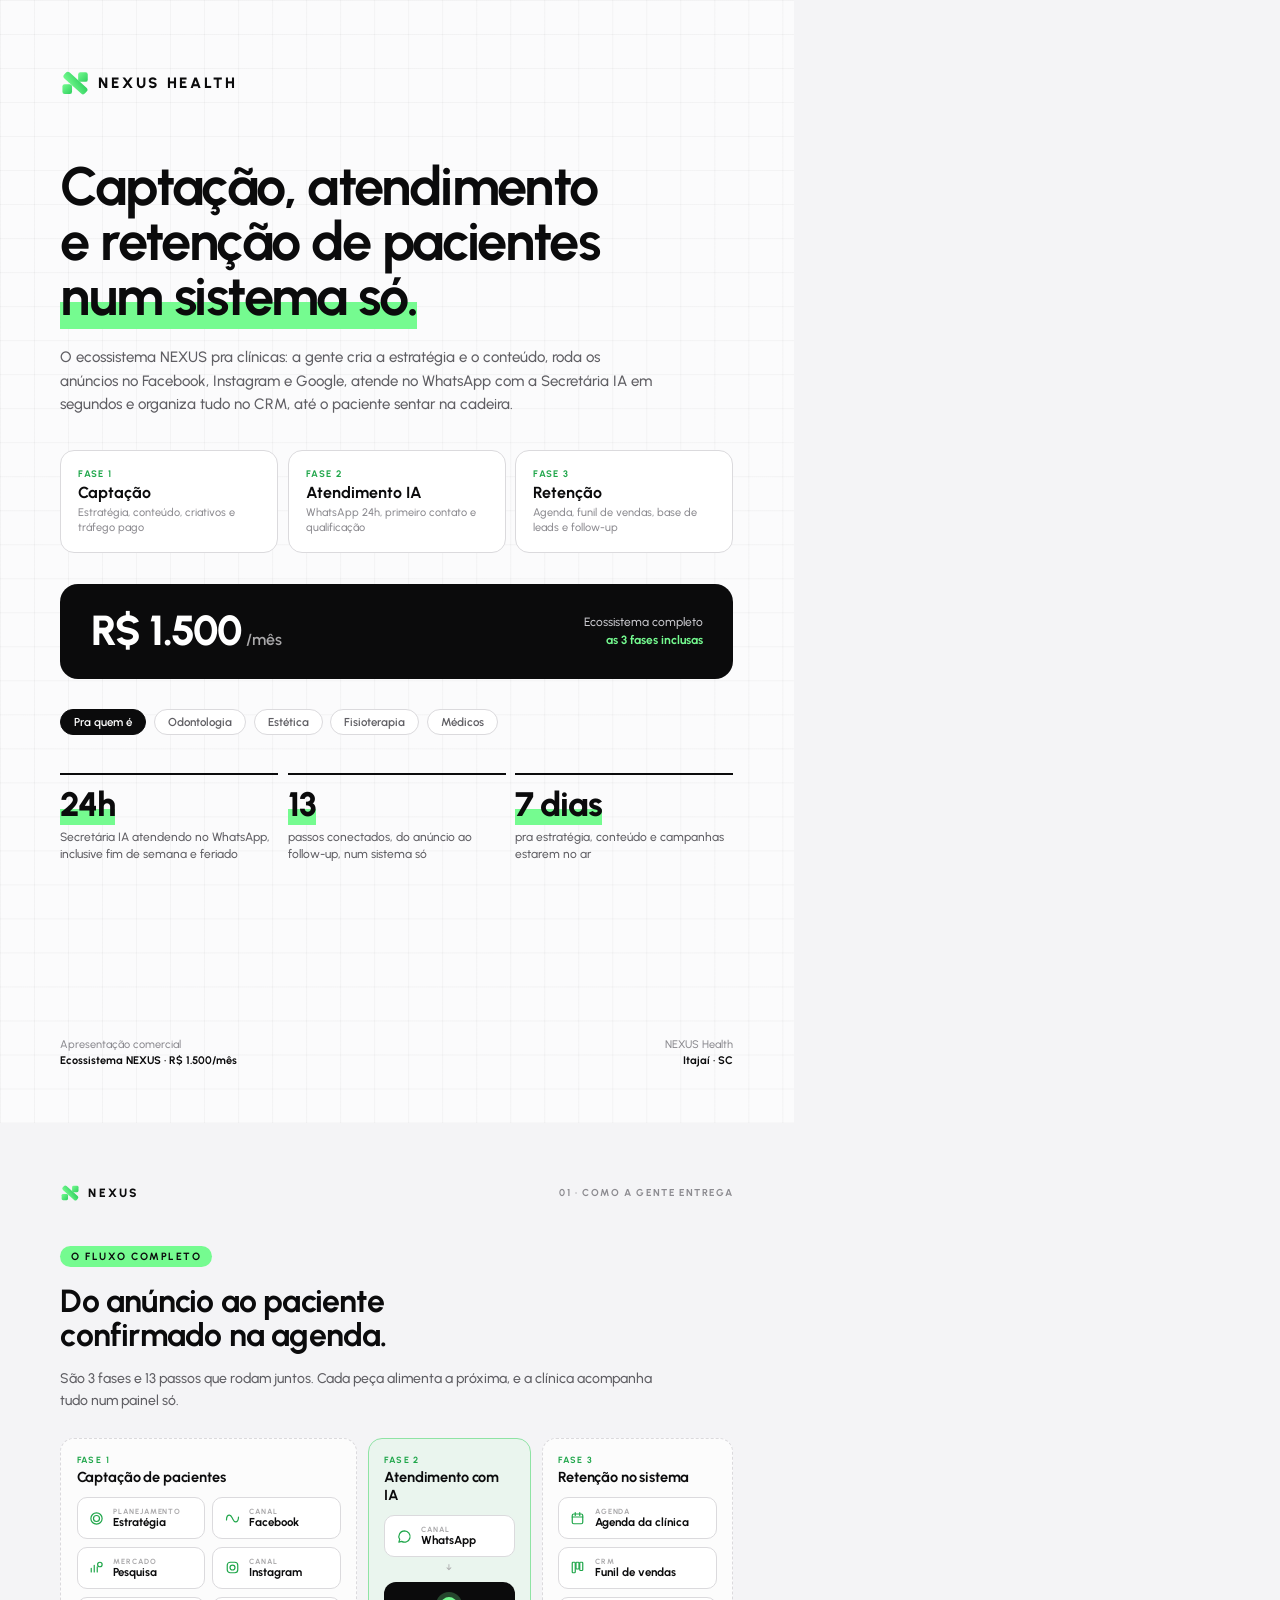
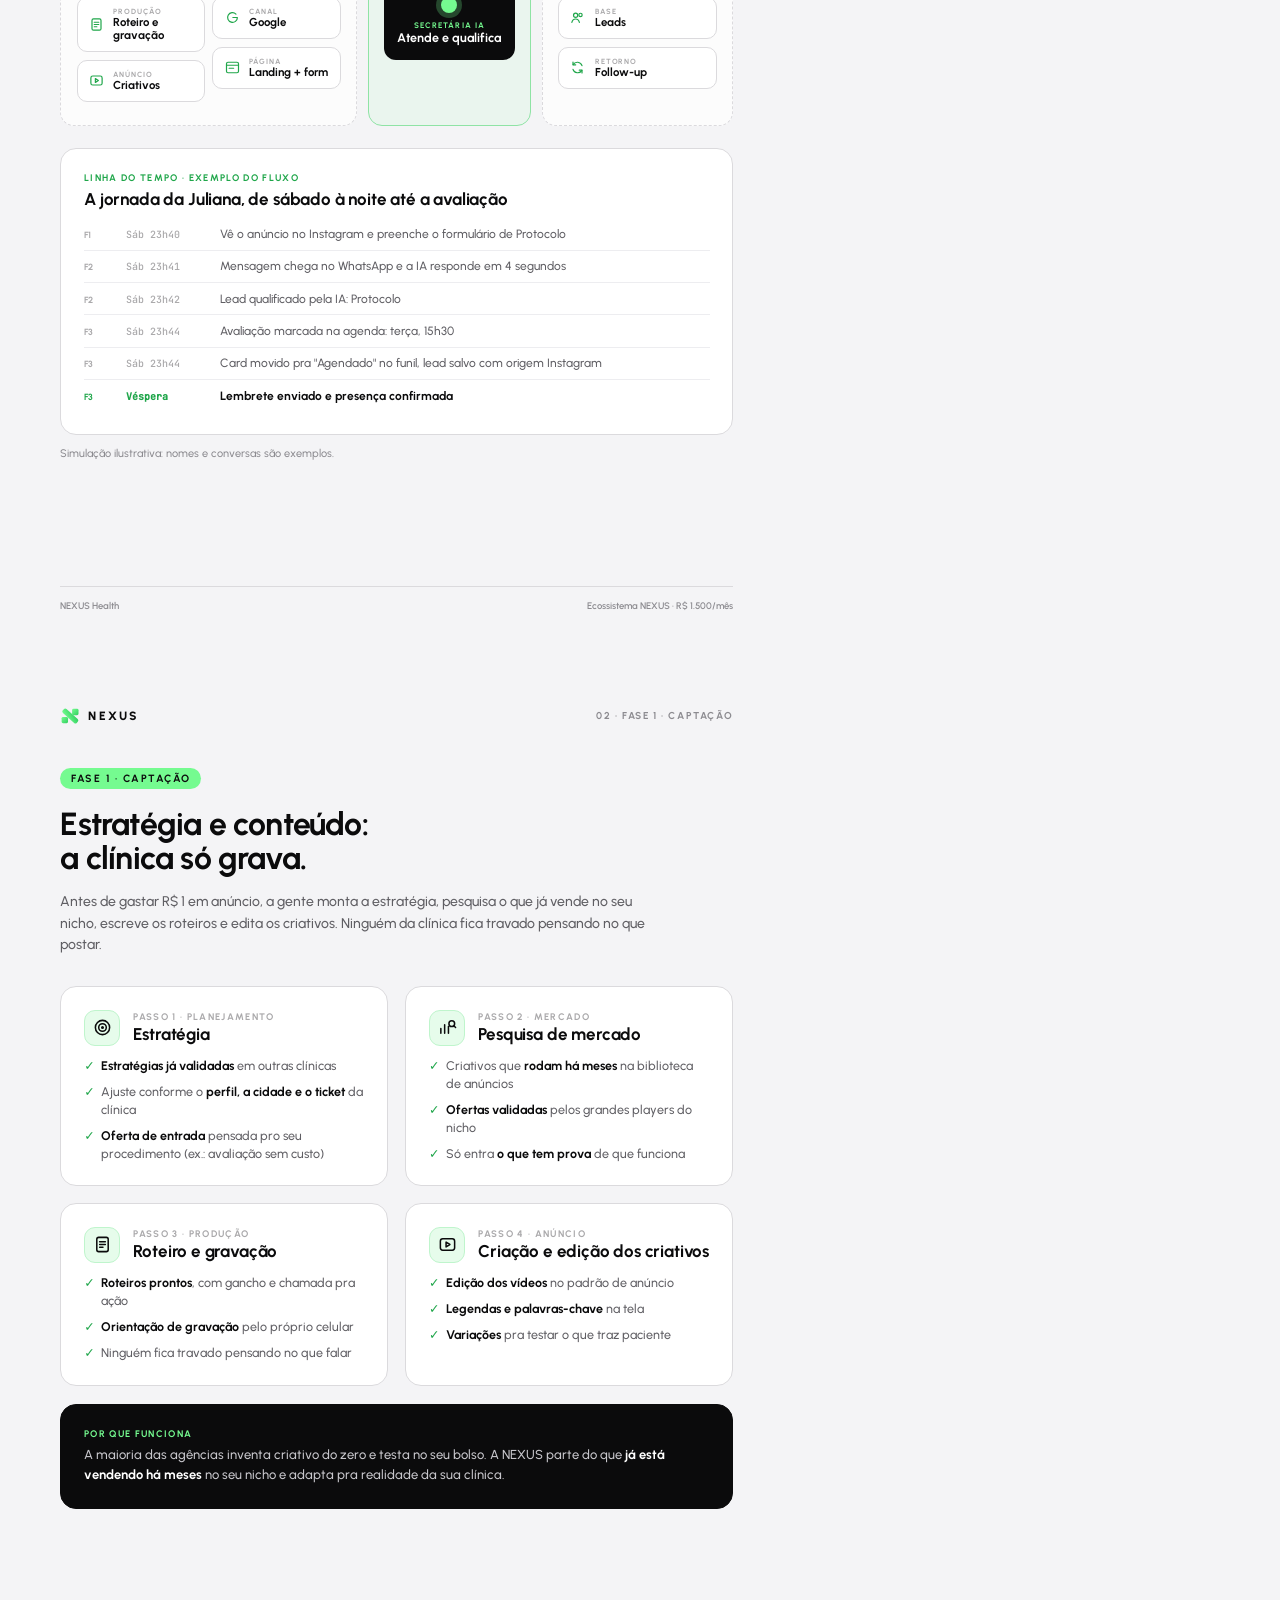
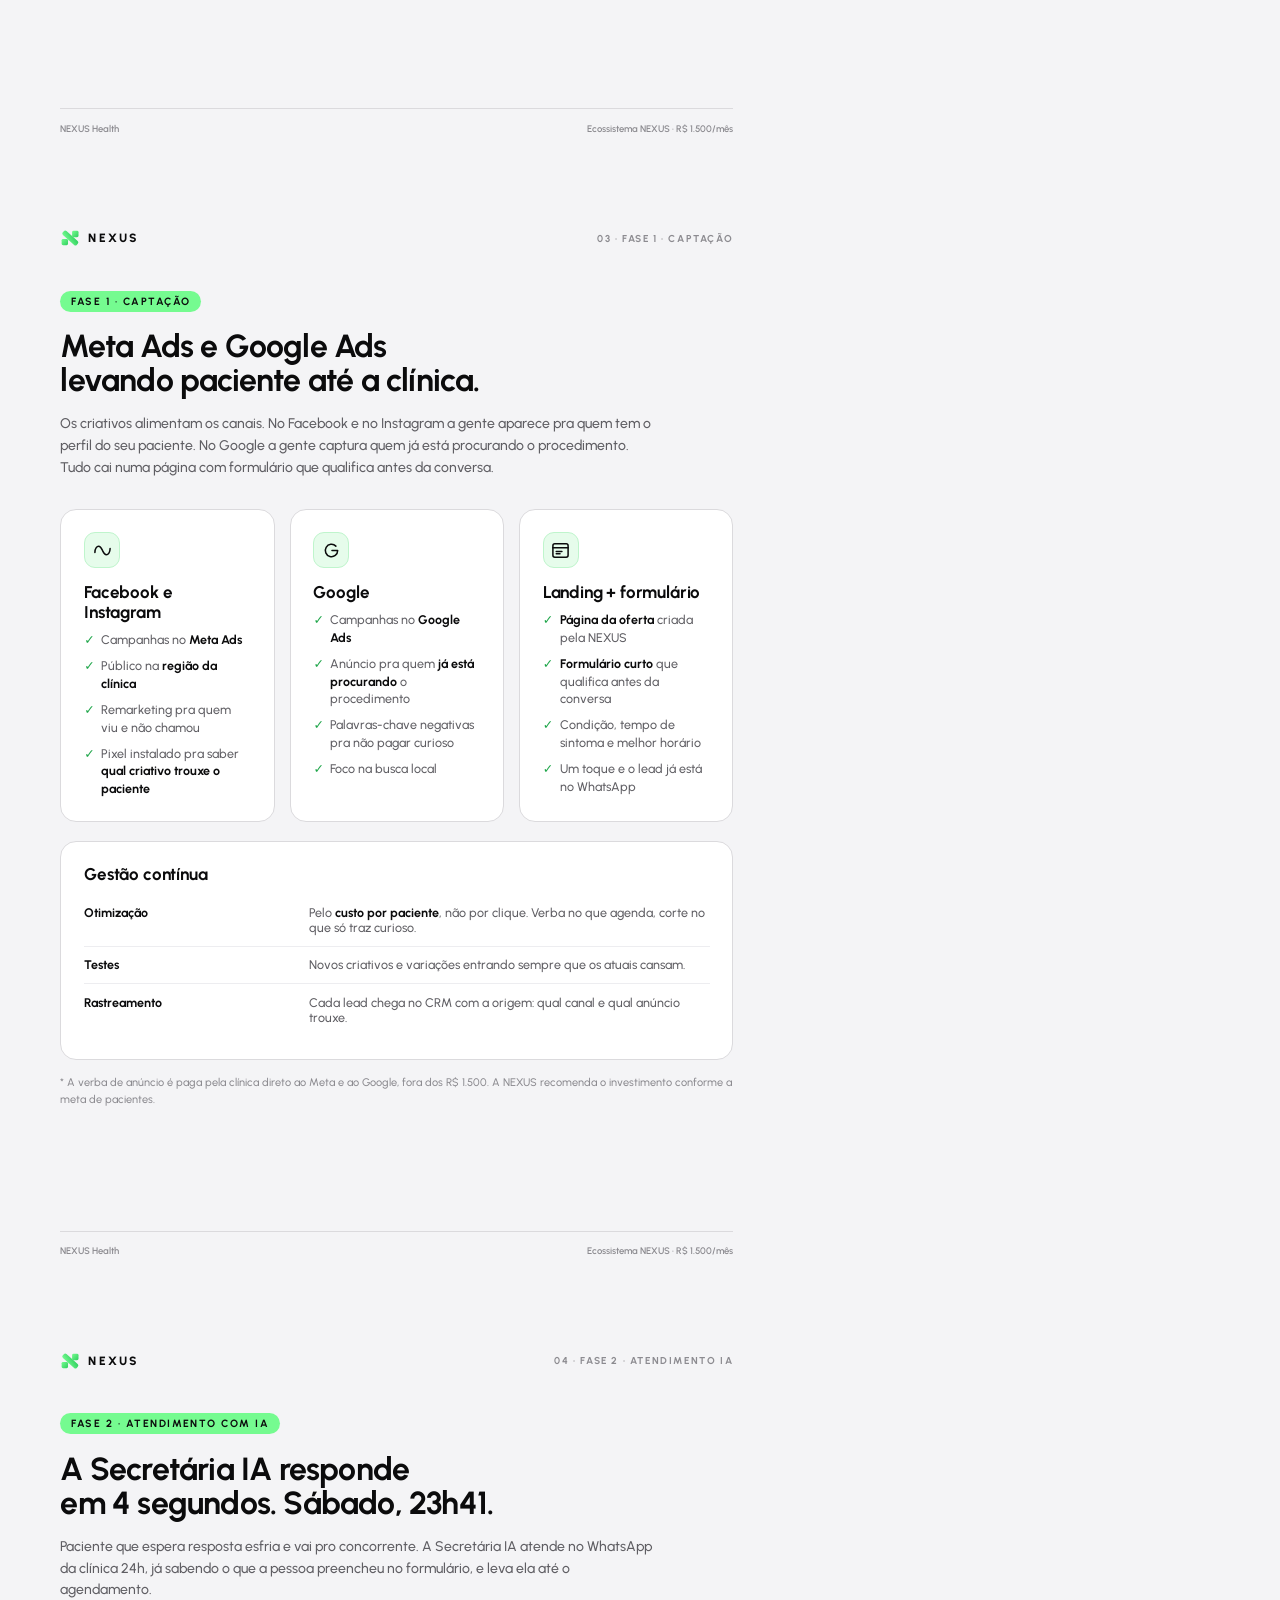
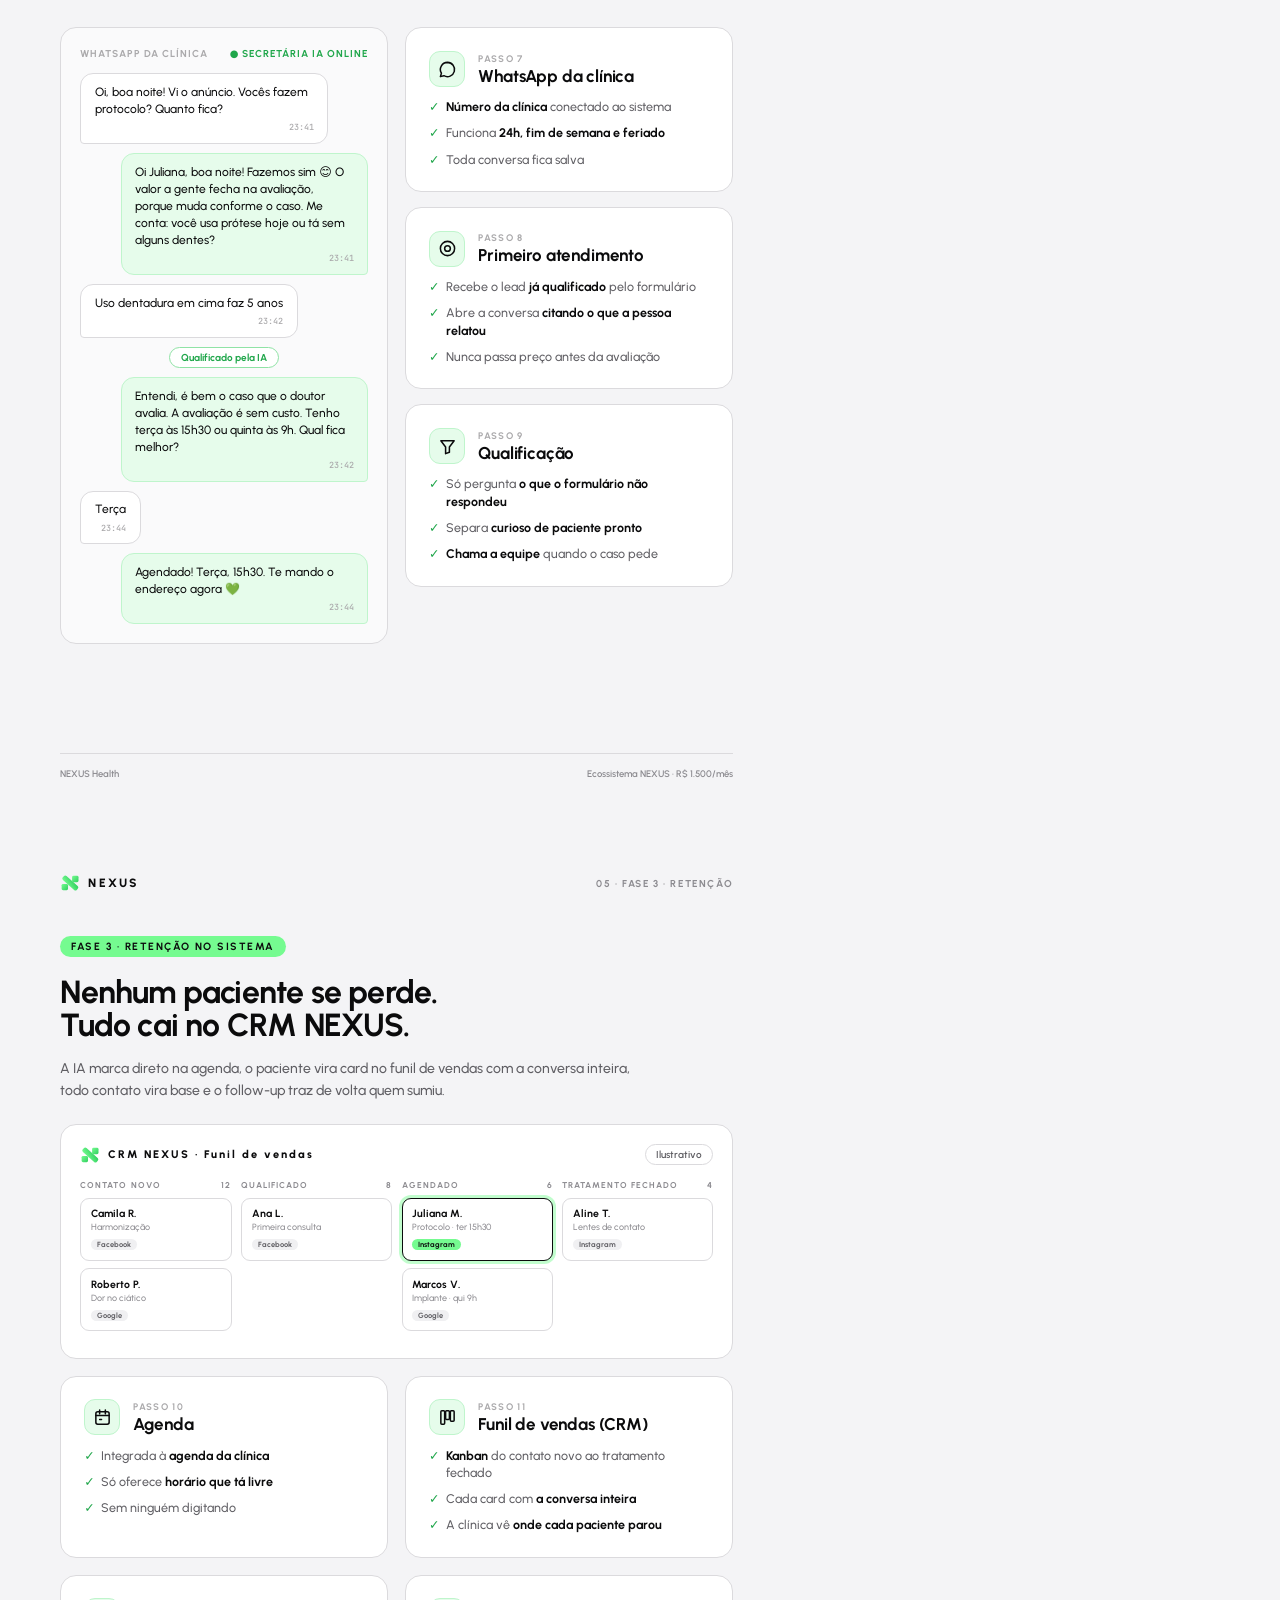
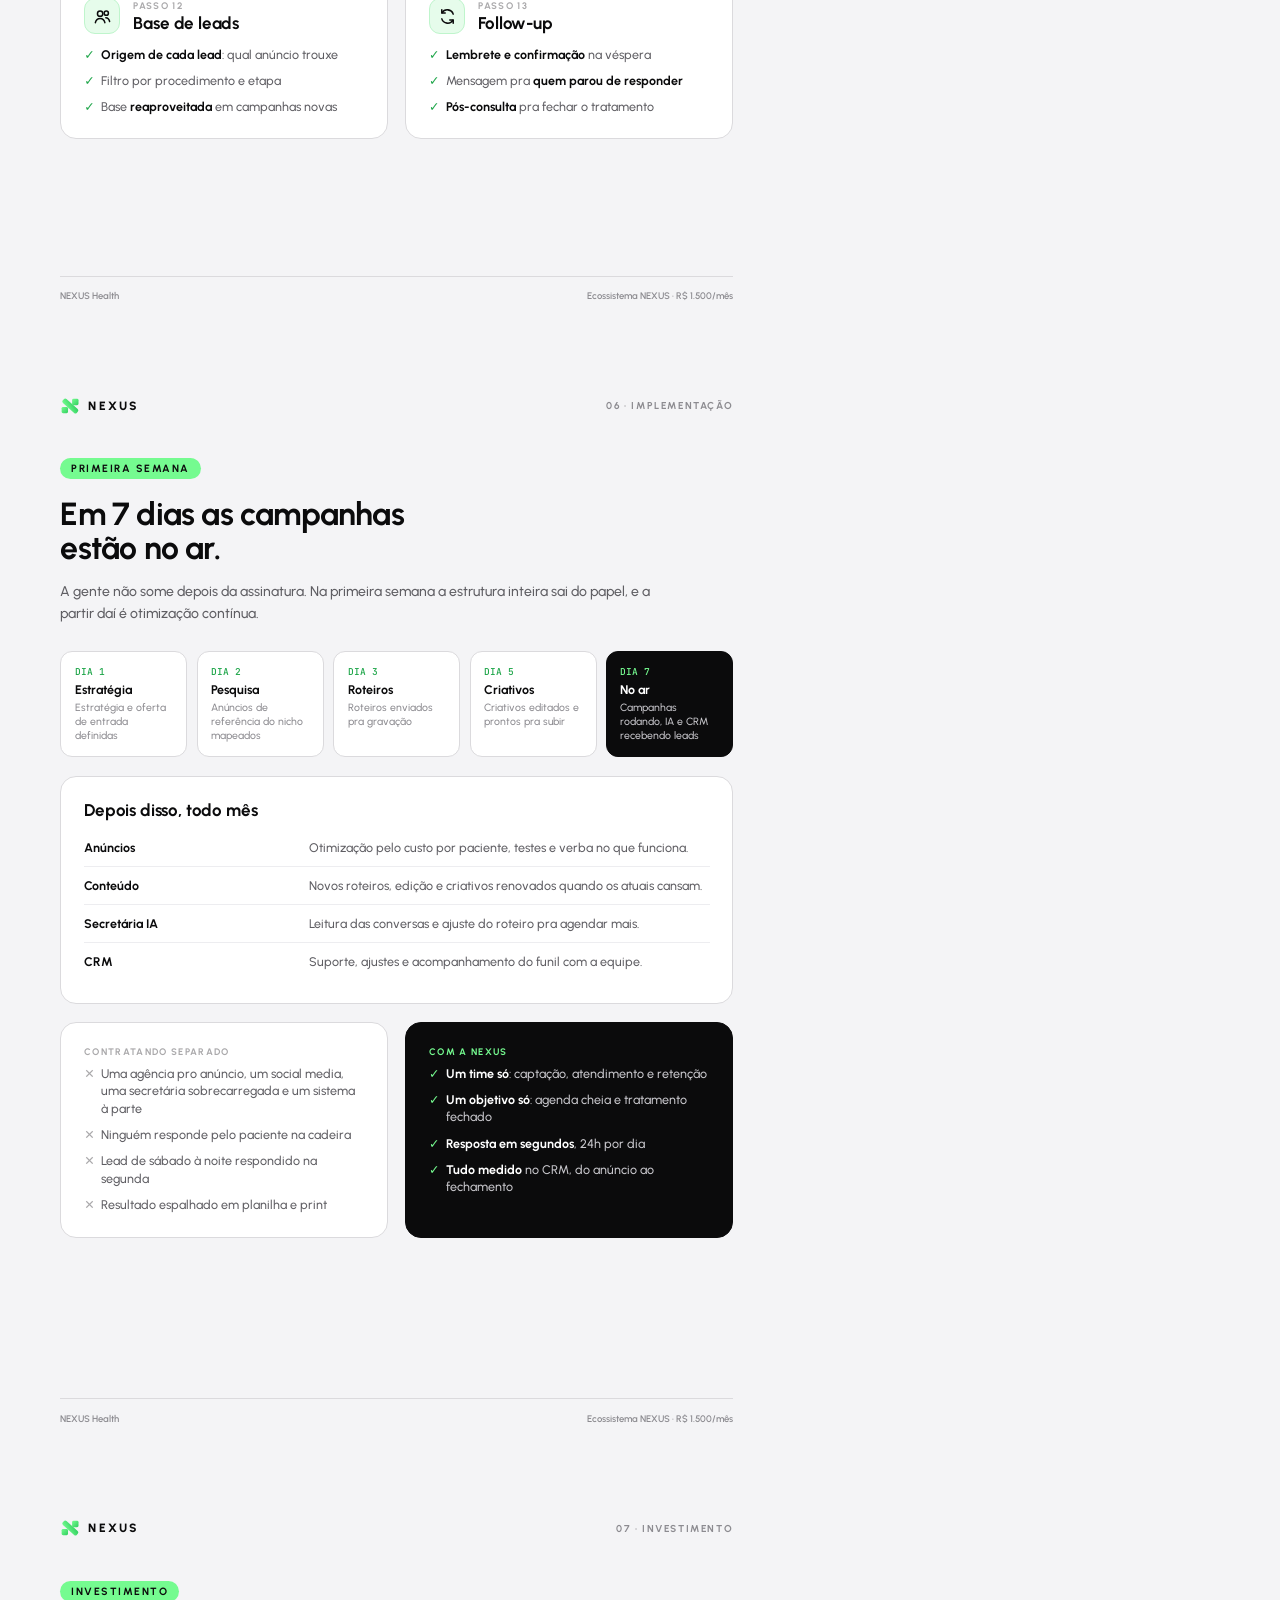
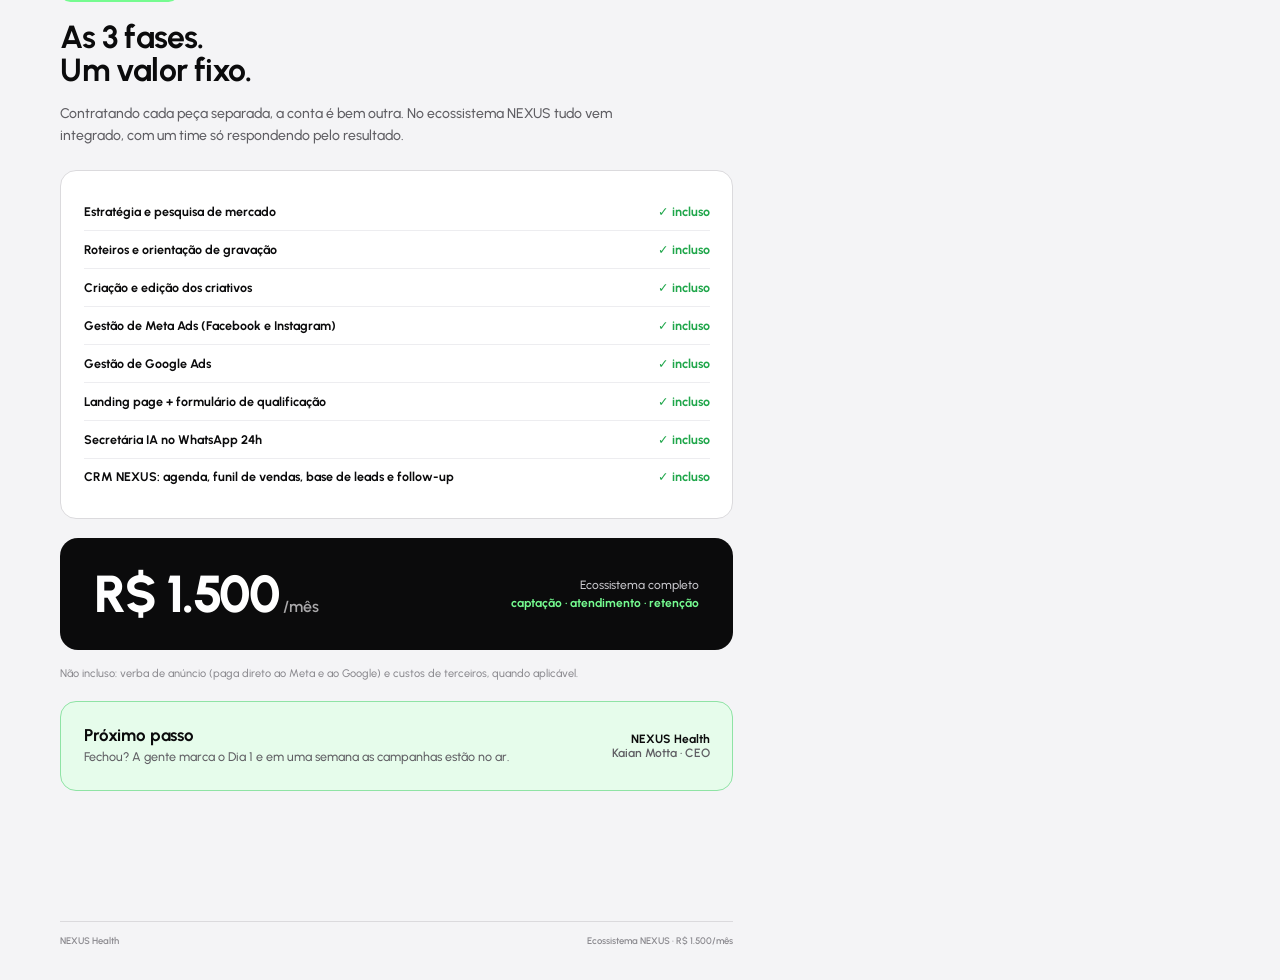
<file: nexus-1500/ecossistema.html>
<!doctype html>
<html lang="pt-br">
<head>
<meta charset="utf-8" />
<title>Ecossistema NEXUS</title>
<link href="fonts/fonts.css" rel="stylesheet">
<style>
  @page { size: A4; margin: 0; }
  /* Paleta do design system do CRM NEXUS: claro, Urbanist, preto como ação, verde só em destaque */
  :root{
    --chao:#F4F4F6; --painel:#FFFFFF; --linha:#DBDADD;
    --tinta:#0B0B0C; --apagado:#5F5E63; --fraco:#8C8B90; --sutil:#AAA9AB;
    --verde:#75FB90; --verde-forte:#1FA64A; --verde-fundo:#E6FCEB; --verde-linha:#8FE3A5;
    --grade:rgba(11,11,12,.035);
  }
  *{box-sizing:border-box;margin:0;padding:0}
  html,body{background:var(--chao);color:var(--tinta);font-family:'Urbanist',system-ui,sans-serif;font-weight:500;-webkit-print-color-adjust:exact;print-color-adjust:exact}
  .page{width:210mm;height:297mm;padding:16mm 16mm 16mm;position:relative;overflow:hidden;page-break-after:always;background:var(--chao)}
  .page:last-child{page-break-after:auto}
  .mono{font-family:'JetBrains Mono',ui-monospace,monospace}

  .top{display:flex;justify-content:space-between;align-items:center;margin-bottom:11mm}
  .logo{display:flex;align-items:center;gap:8px;font-size:12px;font-weight:800;letter-spacing:.18em}
  .logo svg{width:20px;height:20px}
  .top .pg{font-size:10px;font-weight:700;letter-spacing:.16em;color:var(--fraco);text-transform:uppercase}
  .foot{position:absolute;left:16mm;right:16mm;bottom:9mm;display:flex;justify-content:space-between;font-size:9.5px;color:var(--fraco);font-weight:600;border-top:1px solid var(--linha);padding-top:3.5mm}

  .kicker{display:inline-block;font-size:10.5px;font-weight:700;letter-spacing:.14em;text-transform:uppercase;color:var(--tinta);background:var(--verde);border-radius:999px;padding:4px 11px;margin-bottom:5mm}
  h1{font-size:46px;line-height:1.02;font-weight:700;letter-spacing:-.03em}
  h2{font-size:32px;line-height:1.06;font-weight:700;letter-spacing:-.025em;margin-bottom:4mm}
  h3{font-size:17px;font-weight:700;letter-spacing:-.01em;margin-bottom:2.5mm}
  p.lead{font-size:14px;line-height:1.55;color:var(--apagado);max-width:158mm}
  .hl{background:linear-gradient(transparent 58%,var(--verde) 58%)}

  .grid2{display:grid;grid-template-columns:1fr 1fr;gap:4.5mm}
  .grid3{display:grid;grid-template-columns:1fr 1fr 1fr;gap:4mm}
  .card{background:var(--painel);border:1px solid var(--linha);border-radius:16px;padding:6mm}
  .card.dark{background:var(--tinta);border-color:var(--tinta);color:#fff}
  .card.dark p,.card.dark li{color:#C9C8CD}
  .card .k{font-size:9.5px;font-weight:700;letter-spacing:.14em;color:var(--sutil);text-transform:uppercase;margin-bottom:1.5mm}
  .card .k.g{color:var(--verde-forte)}
  .card p{font-size:12.5px;line-height:1.5;color:var(--apagado)}

  .ic{width:36px;height:36px;border-radius:11px;background:var(--verde-fundo);border:1px solid #BFF5CC;display:flex;align-items:center;justify-content:center;margin-bottom:3.5mm}
  .ic svg{width:19px;height:19px;fill:none;stroke:var(--tinta);stroke-width:1.6;stroke-linecap:round;stroke-linejoin:round}
  .head{display:flex;gap:3.5mm;align-items:center;margin-bottom:3mm}
  .head .ic{margin:0;flex:0 0 36px}
  .head h3{margin:0}
  .head .k{margin:0 0 .5mm}

  ul.ck{list-style:none;display:flex;flex-direction:column;gap:2.2mm}
  ul.ck li{position:relative;padding-left:17px;font-size:12.5px;line-height:1.42;color:var(--apagado)}
  ul.ck li:before{content:"✓";position:absolute;left:0;top:0;color:var(--verde-forte);font-weight:800}
  ul.ck li b{color:var(--tinta);font-weight:700}
  .card.dark ul.ck li b{color:#fff}
  .card.dark ul.ck li:before{color:var(--verde)}
  ul.x li:before{content:"✕";color:var(--sutil)}

  /* capa */
  .cover{padding:18mm 16mm;background-color:#FBFBFC;background-image:linear-gradient(var(--grade) 1px,transparent 1px),linear-gradient(90deg,var(--grade) 1px,transparent 1px);background-size:9mm 9mm}
  .cover .logo{font-size:15px}
  .cover .logo svg{width:30px;height:30px}
  .cover h1{margin:16mm 0 6mm;font-size:54px}
  .phase-pills{display:flex;gap:2.5mm;margin-top:9mm}
  .pp{flex:1;background:var(--painel);border:1px solid var(--linha);border-radius:14px;padding:4.5mm}
  .pp .n{font-size:9.5px;font-weight:700;letter-spacing:.14em;color:var(--verde-forte)}
  .pp .t{font-size:16px;font-weight:700;margin:1mm 0 1mm}
  .pp .s{font-size:11px;color:var(--fraco);line-height:1.35}
  .price{display:flex;align-items:center;justify-content:space-between;background:var(--tinta);color:#fff;border-radius:18px;padding:7mm 8mm;margin-top:8mm}
  .price .v{font-size:42px;font-weight:800;letter-spacing:-.03em;line-height:1}
  .price .v small{font-size:16px;font-weight:600;color:#AAA9AB;letter-spacing:0}
  .price .r{text-align:right;font-size:12px;color:#C9C8CD;line-height:1.5}
  .price .r b{color:var(--verde)}
  .niches{display:flex;gap:2mm;flex-wrap:wrap;margin-top:8mm}
  .chip{font-size:11.5px;font-weight:600;color:var(--apagado);background:var(--painel);border:1px solid var(--linha);border-radius:999px;padding:5px 13px}
  .chip.on{background:var(--tinta);color:#fff;border-color:var(--tinta)}
  .stats{display:grid;grid-template-columns:repeat(3,1fr);gap:2.5mm;margin-top:10mm}
  .stat{border-top:2px solid var(--tinta);padding-top:3.5mm}
  .stat .v{font-size:34px;font-weight:800;letter-spacing:-.03em;line-height:1}
  .stat .v span{background:linear-gradient(transparent 60%,var(--verde) 60%)}
  .stat .s{font-size:12px;color:var(--apagado);margin-top:2mm;line-height:1.4}
  .cover .bottom{position:absolute;left:16mm;right:16mm;bottom:14mm;display:flex;justify-content:space-between;font-size:11px;color:var(--fraco);line-height:1.5}
  .cover .bottom b{color:var(--tinta)}

  /* mapa do fluxo */
  .map{display:grid;grid-template-columns:1.55fr .85fr 1fr;gap:3mm;margin-top:7mm}
  .lane{border:1px dashed var(--linha);background:rgba(255,255,255,.7);border-radius:14px;padding:4mm}
  .lane.on{border:1px solid var(--verde-linha);background:rgba(117,251,144,.08)}
  .lane .ln{font-size:9px;font-weight:700;letter-spacing:.16em;color:var(--verde-forte)}
  .lane .lt{font-size:14.5px;font-weight:700;margin:.6mm 0 3mm;letter-spacing:-.01em}
  .node{background:var(--painel);border:1px solid var(--linha);border-radius:10px;padding:2.4mm 3mm;margin-bottom:2mm;display:flex;gap:2.5mm;align-items:center}
  .node svg{width:15px;height:15px;fill:none;stroke:var(--verde-forte);stroke-width:1.6;stroke-linecap:round;stroke-linejoin:round;flex:none}
  .node .nk{font-size:7.5px;font-weight:700;letter-spacing:.12em;color:var(--sutil)}
  .node .nn{font-size:11.5px;font-weight:700;line-height:1.15}
  .lane .cols{display:grid;grid-template-columns:1fr 1fr;gap:2mm}
  .core{background:var(--tinta);color:#fff;border-radius:12px;padding:4mm 3mm;text-align:center;margin-top:2mm}
  .core .dot{width:16px;height:16px;border-radius:50%;background:var(--verde);margin:0 auto 2mm;box-shadow:0 0 0 5px rgba(117,251,144,.25)}
  .core .nk{font-size:8px;font-weight:700;letter-spacing:.14em;color:var(--verde)}
  .core .nn{font-size:12.5px;font-weight:700}
  .arrow{font-size:10px;color:var(--sutil);text-align:center;margin:-1mm 0 1mm}

  /* linha do tempo */
  .log{list-style:none}
  .log li{display:grid;grid-template-columns:8mm 22mm 1fr;gap:3mm;align-items:baseline;padding:2.3mm 0;border-bottom:1px solid #EDEDF0;font-size:12px;color:var(--apagado)}
  .log li:last-child{border:0;color:var(--tinta);font-weight:700}
  .log b{font-size:9px;font-weight:700;color:var(--sutil)}
  .log time{font-family:'JetBrains Mono',monospace;font-size:10px;color:var(--sutil)}
  .log li:last-child b,.log li:last-child time{color:var(--verde-forte)}

  /* chat */
  .chat{background:#FAFAFB;border:1px solid var(--linha);border-radius:16px;padding:5mm;display:flex;flex-direction:column;gap:2.4mm}
  .chat .h{display:flex;justify-content:space-between;font-size:10px;font-weight:700;letter-spacing:.1em;text-transform:uppercase;color:var(--sutil);margin-bottom:1mm}
  .chat .h b{color:var(--verde-forte)}
  .b{max-width:86%;padding:2.6mm 3.6mm;border-radius:13px;font-size:12px;line-height:1.42}
  .b small{display:block;margin-top:.8mm;font-family:'JetBrains Mono',monospace;font-size:8.5px;color:var(--sutil);text-align:right}
  .b.lead{align-self:flex-start;background:var(--painel);border:1px solid var(--linha);border-bottom-left-radius:4px}
  .b.ia{align-self:flex-end;background:var(--verde-fundo);border:1px solid #BFF5CC;border-bottom-right-radius:4px}
  .selo{align-self:center;font-size:10px;font-weight:700;color:var(--verde-forte);background:var(--painel);border:1px solid var(--verde-linha);border-radius:999px;padding:3px 11px}

  /* kanban */
  .kan{display:grid;grid-template-columns:repeat(4,1fr);gap:2.5mm}
  .kc .kh{font-size:8.5px;font-weight:700;letter-spacing:.12em;color:var(--fraco);margin-bottom:2mm;display:flex;justify-content:space-between}
  .lc{background:var(--painel);border:1px solid var(--linha);border-radius:9px;padding:2.2mm 2.6mm;margin-bottom:2mm}
  .lc .n{font-size:10.5px;font-weight:700}
  .lc .p{font-size:9px;color:var(--fraco);margin-top:.3mm}
  .lc .t{display:inline-block;font-size:7.5px;font-weight:700;padding:1px 6px;border-radius:9px;margin-top:1.3mm;background:#F0F0F2;color:var(--apagado)}
  .lc.on{border-color:var(--tinta);box-shadow:0 0 0 3px rgba(117,251,144,.45)}
  .lc.on .t{background:var(--verde);color:var(--tinta)}

  .days{display:grid;grid-template-columns:repeat(5,1fr);gap:2.5mm}
  .day{background:var(--painel);border:1px solid var(--linha);border-radius:12px;padding:3.5mm}
  .day .d{font-family:'JetBrains Mono',monospace;font-size:9.5px;color:var(--verde-forte)}
  .day .t{font-size:12.5px;font-weight:700;margin:1mm 0 1mm;line-height:1.2}
  .day .s{font-size:10.5px;color:var(--fraco);line-height:1.35}
  .day.last{background:var(--tinta);border-color:var(--tinta);color:#fff}
  .day.last .d{color:var(--verde)} .day.last .s{color:#C9C8CD}

  table.t{width:100%;border-collapse:collapse;font-size:12.5px}
  table.t td{padding:2.9mm 0;border-bottom:1px solid #EDEDF0;color:var(--apagado);vertical-align:top}
  table.t tr:last-child td{border:0}
  table.t td:first-child{color:var(--tinta);font-weight:700;width:36%;padding-right:4mm}
  table.inc td:last-child{text-align:right;white-space:nowrap;color:var(--verde-forte);font-weight:700}
  table.inc td:first-child{width:auto}
  .note{font-size:11px;color:var(--fraco);line-height:1.5}
</style>
</head>
<body>

<!-- logo reaproveitado -->
<svg width="0" height="0" style="position:absolute"><defs><linearGradient id="gv" x1="0" y1="0" x2="1" y2="1"><stop offset="0" stop-color="#75FB90"/><stop offset="1" stop-color="#2FCF5E"/></linearGradient>
<symbol id="nx" viewBox="0 0 1024 1024"><g fill="url(#gv)"><rect x="619.3" y="144.8" width="327.8" height="327.8" rx="75.4"/><rect x="83" y="557.1" width="327.8" height="327.8" rx="75.4"/><rect x="391.6" y="34.1" width="270.8" height="959.5" rx="94.8" transform="rotate(-48 527 513.9)"/></g></symbol></defs></svg>

<!-- 1. CAPA -->
<section class="page cover">
  <div class="logo"><svg><use href="#nx"/></svg>NEXUS HEALTH</div>
  <h1>Captação, atendimento<br>e retenção de pacientes<br><span class="hl">num sistema só.</span></h1>
  <p class="lead" style="font-size:15px">O ecossistema NEXUS pra clínicas: a gente cria a estratégia e o conteúdo, roda os anúncios no Facebook, Instagram e Google, atende no WhatsApp com a Secretária IA em segundos e organiza tudo no CRM, até o paciente sentar na cadeira.</p>

  <div class="phase-pills">
    <div class="pp"><div class="n">FASE 1</div><div class="t">Captação</div><div class="s">Estratégia, conteúdo, criativos e tráfego pago</div></div>
    <div class="pp"><div class="n">FASE 2</div><div class="t">Atendimento IA</div><div class="s">WhatsApp 24h, primeiro contato e qualificação</div></div>
    <div class="pp"><div class="n">FASE 3</div><div class="t">Retenção</div><div class="s">Agenda, funil de vendas, base de leads e follow-up</div></div>
  </div>

  <div class="price">
    <div class="v">R$ 1.500<small> /mês</small></div>
    <div class="r">Ecossistema completo<br><b>as 3 fases inclusas</b></div>
  </div>

  <div class="niches">
    <span class="chip on">Pra quem é</span><span class="chip">Odontologia</span><span class="chip">Estética</span><span class="chip">Fisioterapia</span><span class="chip">Médicos</span>
  </div>

  <div class="stats">
    <div class="stat"><div class="v"><span>24h</span></div><div class="s">Secretária IA atendendo no WhatsApp, inclusive fim de semana e feriado</div></div>
    <div class="stat"><div class="v"><span>13</span></div><div class="s">passos conectados, do anúncio ao follow-up, num sistema só</div></div>
    <div class="stat"><div class="v"><span>7 dias</span></div><div class="s">pra estratégia, conteúdo e campanhas estarem no ar</div></div>
  </div>

  <div class="bottom">
    <div>Apresentação comercial<br><b>Ecossistema NEXUS · R$ 1.500/mês</b></div>
    <div style="text-align:right">NEXUS Health<br><b>Itajaí · SC</b></div>
  </div>
</section>

<!-- 2. O FLUXO -->
<section class="page">
  <div class="top"><div class="logo"><svg><use href="#nx"/></svg>NEXUS</div><div class="pg">01 · Como a gente entrega</div></div>
  <span class="kicker">O fluxo completo</span>
  <h2>Do anúncio ao paciente<br>confirmado na agenda.</h2>
  <p class="lead">São 3 fases e 13 passos que rodam juntos. Cada peça alimenta a próxima, e a clínica acompanha tudo num painel só.</p>

  <div class="map">
    <div class="lane">
      <div class="ln">FASE 1</div><div class="lt">Captação de pacientes</div>
      <div class="cols">
        <div>
          <div class="node"><svg viewBox="0 0 20 20"><circle cx="10" cy="10" r="7.5"/><circle cx="10" cy="10" r="4"/></svg><div><div class="nk">PLANEJAMENTO</div><div class="nn">Estratégia</div></div></div>
          <div class="node"><svg viewBox="0 0 20 20"><path d="M3 16V11M7 16V7M11 16V9"/><circle cx="14.5" cy="6" r="3"/></svg><div><div class="nk">MERCADO</div><div class="nn">Pesquisa</div></div></div>
          <div class="node"><svg viewBox="0 0 20 20"><rect x="4" y="2.5" width="12" height="15" rx="2"/><path d="M7 7h6M7 10h6M7 13h3.5"/></svg><div><div class="nk">PRODUÇÃO</div><div class="nn">Roteiro e gravação</div></div></div>
          <div class="node"><svg viewBox="0 0 20 20"><rect x="2.5" y="4" width="15" height="12" rx="2.5"/><path d="M8.5 7.5v5l4-2.5z"/></svg><div><div class="nk">ANÚNCIO</div><div class="nn">Criativos</div></div></div>
        </div>
        <div>
          <div class="node"><svg viewBox="0 0 20 20"><path d="M2 12c0-4 2-6.5 4-6.5S9 8 10 10s2 4.5 4 4.5S18 12 18 8"/></svg><div><div class="nk">CANAL</div><div class="nn">Facebook</div></div></div>
          <div class="node"><svg viewBox="0 0 20 20"><rect x="3" y="3" width="14" height="14" rx="4"/><circle cx="10" cy="10" r="3.3"/></svg><div><div class="nk">CANAL</div><div class="nn">Instagram</div></div></div>
          <div class="node"><svg viewBox="0 0 20 20"><path d="M16.5 10H10.5M16.5 10A6.5 6.5 0 1 1 14.6 5.4"/></svg><div><div class="nk">CANAL</div><div class="nn">Google</div></div></div>
          <div class="node"><svg viewBox="0 0 20 20"><rect x="2" y="3" width="16" height="14" rx="2"/><path d="M2 7h16M5.5 11h6"/></svg><div><div class="nk">PÁGINA</div><div class="nn">Landing + form</div></div></div>
        </div>
      </div>
    </div>
    <div class="lane on">
      <div class="ln">FASE 2</div><div class="lt">Atendimento com IA</div>
      <div class="node"><svg viewBox="0 0 20 20"><path d="M10 2.5a7.5 7.5 0 0 0-6.4 11.4L2.5 17.5l3.7-1A7.5 7.5 0 1 0 10 2.5z"/></svg><div><div class="nk">CANAL</div><div class="nn">WhatsApp</div></div></div>
      <div class="arrow">↓</div>
      <div class="core"><div class="dot"></div><div class="nk">SECRETÁRIA IA</div><div class="nn">Atende e qualifica</div></div>
    </div>
    <div class="lane">
      <div class="ln">FASE 3</div><div class="lt">Retenção no sistema</div>
      <div class="node"><svg viewBox="0 0 20 20"><rect x="3" y="4" width="14" height="13" rx="2"/><path d="M3 8h14M7 2v4M13 2v4"/></svg><div><div class="nk">AGENDA</div><div class="nn">Agenda da clínica</div></div></div>
      <div class="node"><svg viewBox="0 0 20 20"><rect x="3" y="3" width="4" height="14" rx="1"/><rect x="8" y="3" width="4" height="9" rx="1"/><rect x="13" y="3" width="4" height="11" rx="1"/></svg><div><div class="nk">CRM</div><div class="nn">Funil de vendas</div></div></div>
      <div class="node"><svg viewBox="0 0 20 20"><circle cx="7.5" cy="7" r="2.8"/><path d="M2.5 16.5c.6-3 2.5-4.5 5-4.5s4.4 1.5 5 4.5"/><circle cx="14" cy="6.5" r="2.2"/></svg><div><div class="nk">BASE</div><div class="nn">Leads</div></div></div>
      <div class="node"><svg viewBox="0 0 20 20"><path d="M16 7.5A6.5 6.5 0 0 0 4.2 6.2M4 12.5a6.5 6.5 0 0 0 11.8 1.3"/><path d="M4 2.8v3.6h3.6M16 17.2v-3.6h-3.6"/></svg><div><div class="nk">RETORNO</div><div class="nn">Follow-up</div></div></div>
    </div>
  </div>

  <div class="card" style="margin-top:6mm">
    <div class="k g">Linha do tempo · exemplo do fluxo</div>
    <h3>A jornada da Juliana, de sábado à noite até a avaliação</h3>
    <ul class="log">
      <li><b>F1</b><time>Sáb 23h40</time><span>Vê o anúncio no Instagram e preenche o formulário de Protocolo</span></li>
      <li><b>F2</b><time>Sáb 23h41</time><span>Mensagem chega no WhatsApp e a IA responde em 4 segundos</span></li>
      <li><b>F2</b><time>Sáb 23h42</time><span>Lead qualificado pela IA: Protocolo</span></li>
      <li><b>F3</b><time>Sáb 23h44</time><span>Avaliação marcada na agenda: terça, 15h30</span></li>
      <li><b>F3</b><time>Sáb 23h44</time><span>Card movido pra "Agendado" no funil, lead salvo com origem Instagram</span></li>
      <li><b>F3</b><time>Véspera</time><span>Lembrete enviado e presença confirmada</span></li>
    </ul>
  </div>
  <p class="note" style="margin-top:3mm">Simulação ilustrativa: nomes e conversas são exemplos.</p>
  <div class="foot"><span>NEXUS Health</span><span>Ecossistema NEXUS · R$ 1.500/mês</span></div>
</section>

<!-- 3. FASE 1 · CONTEÚDO -->
<section class="page">
  <div class="top"><div class="logo"><svg><use href="#nx"/></svg>NEXUS</div><div class="pg">02 · Fase 1 · Captação</div></div>
  <span class="kicker">Fase 1 · Captação</span>
  <h2>Estratégia e conteúdo:<br>a clínica só grava.</h2>
  <p class="lead">Antes de gastar R$ 1 em anúncio, a gente monta a estratégia, pesquisa o que já vende no seu nicho, escreve os roteiros e edita os criativos. Ninguém da clínica fica travado pensando no que postar.</p>

  <div class="grid2" style="margin-top:8mm">
    <div class="card">
      <div class="head"><div class="ic"><svg viewBox="0 0 20 20"><circle cx="10" cy="10" r="7.5"/><circle cx="10" cy="10" r="4"/><circle cx="10" cy="10" r=".8"/></svg></div><div><div class="k">Passo 1 · Planejamento</div><h3>Estratégia</h3></div></div>
      <ul class="ck">
        <li><b>Estratégias já validadas</b> em outras clínicas</li>
        <li>Ajuste conforme o <b>perfil, a cidade e o ticket</b> da clínica</li>
        <li><b>Oferta de entrada</b> pensada pro seu procedimento (ex.: avaliação sem custo)</li>
      </ul>
    </div>
    <div class="card">
      <div class="head"><div class="ic"><svg viewBox="0 0 20 20"><path d="M3 16V11M7 16V7M11 16V9"/><circle cx="14.5" cy="6" r="3"/><path d="M16.7 8.2 18.5 10"/></svg></div><div><div class="k">Passo 2 · Mercado</div><h3>Pesquisa de mercado</h3></div></div>
      <ul class="ck">
        <li>Criativos que <b>rodam há meses</b> na biblioteca de anúncios</li>
        <li><b>Ofertas validadas</b> pelos grandes players do nicho</li>
        <li>Só entra <b>o que tem prova</b> de que funciona</li>
      </ul>
    </div>
    <div class="card">
      <div class="head"><div class="ic"><svg viewBox="0 0 20 20"><rect x="4" y="2.5" width="12" height="15" rx="2"/><path d="M7 7h6M7 10h6M7 13h3.5"/></svg></div><div><div class="k">Passo 3 · Produção</div><h3>Roteiro e gravação</h3></div></div>
      <ul class="ck">
        <li><b>Roteiros prontos</b>, com gancho e chamada pra ação</li>
        <li><b>Orientação de gravação</b> pelo próprio celular</li>
        <li>Ninguém fica travado pensando no que falar</li>
      </ul>
    </div>
    <div class="card">
      <div class="head"><div class="ic"><svg viewBox="0 0 20 20"><rect x="2.5" y="4" width="15" height="12" rx="2.5"/><path d="M8.5 7.5v5l4-2.5z"/></svg></div><div><div class="k">Passo 4 · Anúncio</div><h3>Criação e edição dos criativos</h3></div></div>
      <ul class="ck">
        <li><b>Edição dos vídeos</b> no padrão de anúncio</li>
        <li><b>Legendas e palavras-chave</b> na tela</li>
        <li><b>Variações</b> pra testar o que traz paciente</li>
      </ul>
    </div>
  </div>

  <div class="card dark" style="margin-top:5mm;display:flex;gap:6mm;align-items:center">
    <div style="flex:1">
      <div class="k" style="color:var(--verde)">Por que funciona</div>
      <p style="font-size:13px;line-height:1.55">A maioria das agências inventa criativo do zero e testa no seu bolso. A NEXUS parte do que <b style="color:#fff">já está vendendo há meses</b> no seu nicho e adapta pra realidade da sua clínica.</p>
    </div>
  </div>
  <div class="foot"><span>NEXUS Health</span><span>Ecossistema NEXUS · R$ 1.500/mês</span></div>
</section>

<!-- 4. FASE 1 · TRÁFEGO -->
<section class="page">
  <div class="top"><div class="logo"><svg><use href="#nx"/></svg>NEXUS</div><div class="pg">03 · Fase 1 · Captação</div></div>
  <span class="kicker">Fase 1 · Captação</span>
  <h2>Meta Ads e Google Ads<br>levando paciente até a clínica.</h2>
  <p class="lead">Os criativos alimentam os canais. No Facebook e no Instagram a gente aparece pra quem tem o perfil do seu paciente. No Google a gente captura quem já está procurando o procedimento. Tudo cai numa página com formulário que qualifica antes da conversa.</p>

  <div class="grid3" style="margin-top:8mm">
    <div class="card">
      <div class="ic"><svg viewBox="0 0 20 20"><path d="M2 12c0-4 2-6.5 4-6.5S9 8 10 10s2 4.5 4 4.5S18 12 18 8"/></svg></div>
      <h3>Facebook e Instagram</h3>
      <ul class="ck">
        <li>Campanhas no <b>Meta Ads</b></li>
        <li>Público na <b>região da clínica</b></li>
        <li>Remarketing pra quem viu e não chamou</li>
        <li>Pixel instalado pra saber <b>qual criativo trouxe o paciente</b></li>
      </ul>
    </div>
    <div class="card">
      <div class="ic"><svg viewBox="0 0 20 20"><path d="M16.5 10H10.5M16.5 10A6.5 6.5 0 1 1 14.6 5.4"/></svg></div>
      <h3>Google</h3>
      <ul class="ck">
        <li>Campanhas no <b>Google Ads</b></li>
        <li>Anúncio pra quem <b>já está procurando</b> o procedimento</li>
        <li>Palavras-chave negativas pra não pagar curioso</li>
        <li>Foco na busca local</li>
      </ul>
    </div>
    <div class="card">
      <div class="ic"><svg viewBox="0 0 20 20"><rect x="2" y="3" width="16" height="14" rx="2"/><path d="M2 7h16M5.5 11h6M5.5 13.5h4"/></svg></div>
      <h3>Landing + formulário</h3>
      <ul class="ck">
        <li><b>Página da oferta</b> criada pela NEXUS</li>
        <li><b>Formulário curto</b> que qualifica antes da conversa</li>
        <li>Condição, tempo de sintoma e melhor horário</li>
        <li>Um toque e o lead já está no WhatsApp</li>
      </ul>
    </div>
  </div>

  <div class="card" style="margin-top:5mm">
    <h3>Gestão contínua</h3>
    <table class="t">
      <tr><td>Otimização</td><td>Pelo <b style="color:var(--tinta)">custo por paciente</b>, não por clique. Verba no que agenda, corte no que só traz curioso.</td></tr>
      <tr><td>Testes</td><td>Novos criativos e variações entrando sempre que os atuais cansam.</td></tr>
      <tr><td>Rastreamento</td><td>Cada lead chega no CRM com a origem: qual canal e qual anúncio trouxe.</td></tr>
    </table>
  </div>
  <p class="note" style="margin-top:4mm">* A verba de anúncio é paga pela clínica direto ao Meta e ao Google, fora dos R$ 1.500. A NEXUS recomenda o investimento conforme a meta de pacientes.</p>
  <div class="foot"><span>NEXUS Health</span><span>Ecossistema NEXUS · R$ 1.500/mês</span></div>
</section>

<!-- 5. FASE 2 · IA -->
<section class="page">
  <div class="top"><div class="logo"><svg><use href="#nx"/></svg>NEXUS</div><div class="pg">04 · Fase 2 · Atendimento IA</div></div>
  <span class="kicker">Fase 2 · Atendimento com IA</span>
  <h2>A Secretária IA responde<br>em 4 segundos. Sábado, 23h41.</h2>
  <p class="lead">Paciente que espera resposta esfria e vai pro concorrente. A Secretária IA atende no WhatsApp da clínica 24h, já sabendo o que a pessoa preencheu no formulário, e leva ela até o agendamento.</p>

  <div class="grid2" style="margin-top:7mm;align-items:start">
    <div class="chat">
      <div class="h"><span>WhatsApp da clínica</span><b>● Secretária IA online</b></div>
      <div class="b lead">Oi, boa noite! Vi o anúncio. Vocês fazem protocolo? Quanto fica?<small>23:41</small></div>
      <div class="b ia">Oi Juliana, boa noite! Fazemos sim 😊 O valor a gente fecha na avaliação, porque muda conforme o caso. Me conta: você usa prótese hoje ou tá sem alguns dentes?<small>23:41</small></div>
      <div class="b lead">Uso dentadura em cima faz 5 anos<small>23:42</small></div>
      <span class="selo">Qualificado pela IA</span>
      <div class="b ia">Entendi, é bem o caso que o doutor avalia. A avaliação é sem custo. Tenho terça às 15h30 ou quinta às 9h. Qual fica melhor?<small>23:42</small></div>
      <div class="b lead">Terça<small>23:44</small></div>
      <div class="b ia">Agendado! Terça, 15h30. Te mando o endereço agora 💚<small>23:44</small></div>
    </div>
    <div style="display:flex;flex-direction:column;gap:4mm">
      <div class="card">
        <div class="head"><div class="ic"><svg viewBox="0 0 20 20"><path d="M10 2.5a7.5 7.5 0 0 0-6.4 11.4L2.5 17.5l3.7-1A7.5 7.5 0 1 0 10 2.5z"/></svg></div><div><div class="k">Passo 7</div><h3>WhatsApp da clínica</h3></div></div>
        <ul class="ck">
          <li><b>Número da clínica</b> conectado ao sistema</li>
          <li>Funciona <b>24h, fim de semana e feriado</b></li>
          <li>Toda conversa fica salva</li>
        </ul>
      </div>
      <div class="card">
        <div class="head"><div class="ic"><svg viewBox="0 0 20 20"><circle cx="10" cy="10" r="3"/><circle cx="10" cy="10" r="7.5"/></svg></div><div><div class="k">Passo 8</div><h3>Primeiro atendimento</h3></div></div>
        <ul class="ck">
          <li>Recebe o lead <b>já qualificado</b> pelo formulário</li>
          <li>Abre a conversa <b>citando o que a pessoa relatou</b></li>
          <li>Nunca passa preço antes da avaliação</li>
        </ul>
      </div>
      <div class="card">
        <div class="head"><div class="ic"><svg viewBox="0 0 20 20"><path d="M3 4h14l-5 6.5V16l-4 1.5v-7Z"/></svg></div><div><div class="k">Passo 9</div><h3>Qualificação</h3></div></div>
        <ul class="ck">
          <li>Só pergunta <b>o que o formulário não respondeu</b></li>
          <li>Separa <b>curioso de paciente pronto</b></li>
          <li><b>Chama a equipe</b> quando o caso pede</li>
        </ul>
      </div>
    </div>
  </div>
  <div class="foot"><span>NEXUS Health</span><span>Ecossistema NEXUS · R$ 1.500/mês</span></div>
</section>

<!-- 6. FASE 3 · RETENÇÃO -->
<section class="page">
  <div class="top"><div class="logo"><svg><use href="#nx"/></svg>NEXUS</div><div class="pg">05 · Fase 3 · Retenção</div></div>
  <span class="kicker">Fase 3 · Retenção no sistema</span>
  <h2>Nenhum paciente se perde.<br>Tudo cai no CRM NEXUS.</h2>
  <p class="lead">A IA marca direto na agenda, o paciente vira card no funil de vendas com a conversa inteira, todo contato vira base e o follow-up traz de volta quem sumiu.</p>

  <div class="card" style="margin-top:6mm;padding:5mm">
    <div style="display:flex;justify-content:space-between;align-items:center;margin-bottom:4mm">
      <div class="logo" style="font-size:11px"><svg><use href="#nx"/></svg>CRM NEXUS · Funil de vendas</div>
      <span class="chip" style="font-size:10px;padding:3px 10px">Ilustrativo</span>
    </div>
    <div class="kan">
      <div class="kc"><div class="kh">CONTATO NOVO <span>12</span></div>
        <div class="lc"><div class="n">Camila R.</div><div class="p">Harmonização</div><span class="t">Facebook</span></div>
        <div class="lc"><div class="n">Roberto P.</div><div class="p">Dor no ciático</div><span class="t">Google</span></div></div>
      <div class="kc"><div class="kh">QUALIFICADO <span>8</span></div>
        <div class="lc"><div class="n">Ana L.</div><div class="p">Primeira consulta</div><span class="t">Facebook</span></div></div>
      <div class="kc"><div class="kh">AGENDADO <span>6</span></div>
        <div class="lc on"><div class="n">Juliana M.</div><div class="p">Protocolo · ter 15h30</div><span class="t">Instagram</span></div>
        <div class="lc"><div class="n">Marcos V.</div><div class="p">Implante · qui 9h</div><span class="t">Google</span></div></div>
      <div class="kc"><div class="kh">TRATAMENTO FECHADO <span>4</span></div>
        <div class="lc"><div class="n">Aline T.</div><div class="p">Lentes de contato</div><span class="t">Instagram</span></div></div>
    </div>
  </div>

  <div class="grid2" style="margin-top:4.5mm">
    <div class="card">
      <div class="head"><div class="ic"><svg viewBox="0 0 20 20"><rect x="3" y="4" width="14" height="13" rx="2"/><path d="M3 8h14M7 2v4M13 2v4M7 12h2"/></svg></div><div><div class="k">Passo 10</div><h3>Agenda</h3></div></div>
      <ul class="ck"><li>Integrada à <b>agenda da clínica</b></li><li>Só oferece <b>horário que tá livre</b></li><li>Sem ninguém digitando</li></ul>
    </div>
    <div class="card">
      <div class="head"><div class="ic"><svg viewBox="0 0 20 20"><rect x="3" y="3" width="4" height="14" rx="1"/><rect x="8" y="3" width="4" height="9" rx="1"/><rect x="13" y="3" width="4" height="11" rx="1"/></svg></div><div><div class="k">Passo 11</div><h3>Funil de vendas (CRM)</h3></div></div>
      <ul class="ck"><li><b>Kanban</b> do contato novo ao tratamento fechado</li><li>Cada card com <b>a conversa inteira</b></li><li>A clínica vê <b>onde cada paciente parou</b></li></ul>
    </div>
    <div class="card">
      <div class="head"><div class="ic"><svg viewBox="0 0 20 20"><circle cx="7.5" cy="7" r="2.8"/><path d="M2.5 16.5c.6-3 2.5-4.5 5-4.5s4.4 1.5 5 4.5"/><circle cx="14" cy="6.5" r="2.2"/><path d="M13.5 11.3c2 .1 3.4 1.5 4 4"/></svg></div><div><div class="k">Passo 12</div><h3>Base de leads</h3></div></div>
      <ul class="ck"><li><b>Origem de cada lead</b>: qual anúncio trouxe</li><li>Filtro por procedimento e etapa</li><li>Base <b>reaproveitada</b> em campanhas novas</li></ul>
    </div>
    <div class="card">
      <div class="head"><div class="ic"><svg viewBox="0 0 20 20"><path d="M16 7.5A6.5 6.5 0 0 0 4.2 6.2M4 12.5a6.5 6.5 0 0 0 11.8 1.3"/><path d="M4 2.8v3.6h3.6M16 17.2v-3.6h-3.6"/></svg></div><div><div class="k">Passo 13</div><h3>Follow-up</h3></div></div>
      <ul class="ck"><li><b>Lembrete e confirmação</b> na véspera</li><li>Mensagem pra <b>quem parou de responder</b></li><li><b>Pós-consulta</b> pra fechar o tratamento</li></ul>
    </div>
  </div>
  <div class="foot"><span>NEXUS Health</span><span>Ecossistema NEXUS · R$ 1.500/mês</span></div>
</section>

<!-- 7. PRIMEIRA SEMANA -->
<section class="page">
  <div class="top"><div class="logo"><svg><use href="#nx"/></svg>NEXUS</div><div class="pg">06 · Implementação</div></div>
  <span class="kicker">Primeira semana</span>
  <h2>Em 7 dias as campanhas<br>estão no ar.</h2>
  <p class="lead">A gente não some depois da assinatura. Na primeira semana a estrutura inteira sai do papel, e a partir daí é otimização contínua.</p>

  <div class="days" style="margin-top:7mm">
    <div class="day"><div class="d">DIA 1</div><div class="t">Estratégia</div><div class="s">Estratégia e oferta de entrada definidas</div></div>
    <div class="day"><div class="d">DIA 2</div><div class="t">Pesquisa</div><div class="s">Anúncios de referência do nicho mapeados</div></div>
    <div class="day"><div class="d">DIA 3</div><div class="t">Roteiros</div><div class="s">Roteiros enviados pra gravação</div></div>
    <div class="day"><div class="d">DIA 5</div><div class="t">Criativos</div><div class="s">Criativos editados e prontos pra subir</div></div>
    <div class="day last"><div class="d">DIA 7</div><div class="t">No ar</div><div class="s">Campanhas rodando, IA e CRM recebendo leads</div></div>
  </div>

  <div class="card" style="margin-top:5mm">
    <h3>Depois disso, todo mês</h3>
    <table class="t">
      <tr><td>Anúncios</td><td>Otimização pelo custo por paciente, testes e verba no que funciona.</td></tr>
      <tr><td>Conteúdo</td><td>Novos roteiros, edição e criativos renovados quando os atuais cansam.</td></tr>
      <tr><td>Secretária IA</td><td>Leitura das conversas e ajuste do roteiro pra agendar mais.</td></tr>
      <tr><td>CRM</td><td>Suporte, ajustes e acompanhamento do funil com a equipe.</td></tr>
    </table>
  </div>

  <div class="grid2" style="margin-top:5mm">
    <div class="card">
      <div class="k">Contratando separado</div>
      <ul class="ck x" style="margin-top:2mm">
        <li>Uma agência pro anúncio, um social media, uma secretária sobrecarregada e um sistema à parte</li>
        <li>Ninguém responde pelo paciente na cadeira</li>
        <li>Lead de sábado à noite respondido na segunda</li>
        <li>Resultado espalhado em planilha e print</li>
      </ul>
    </div>
    <div class="card dark">
      <div class="k" style="color:var(--verde)">Com a NEXUS</div>
      <ul class="ck" style="margin-top:2mm">
        <li><b>Um time só</b>: captação, atendimento e retenção</li>
        <li><b>Um objetivo só</b>: agenda cheia e tratamento fechado</li>
        <li><b>Resposta em segundos</b>, 24h por dia</li>
        <li><b>Tudo medido</b> no CRM, do anúncio ao fechamento</li>
      </ul>
    </div>
  </div>
  <div class="foot"><span>NEXUS Health</span><span>Ecossistema NEXUS · R$ 1.500/mês</span></div>
</section>

<!-- 8. INVESTIMENTO -->
<section class="page">
  <div class="top"><div class="logo"><svg><use href="#nx"/></svg>NEXUS</div><div class="pg">07 · Investimento</div></div>
  <span class="kicker">Investimento</span>
  <h2>As 3 fases.<br>Um valor fixo.</h2>
  <p class="lead">Contratando cada peça separada, a conta é bem outra. No ecossistema NEXUS tudo vem integrado, com um time só respondendo pelo resultado.</p>

  <div class="card" style="margin:6mm 0 5mm">
    <table class="t inc">
      <tr><td>Estratégia e pesquisa de mercado</td><td>✓ incluso</td></tr>
      <tr><td>Roteiros e orientação de gravação</td><td>✓ incluso</td></tr>
      <tr><td>Criação e edição dos criativos</td><td>✓ incluso</td></tr>
      <tr><td>Gestão de Meta Ads (Facebook e Instagram)</td><td>✓ incluso</td></tr>
      <tr><td>Gestão de Google Ads</td><td>✓ incluso</td></tr>
      <tr><td>Landing page + formulário de qualificação</td><td>✓ incluso</td></tr>
      <tr><td>Secretária IA no WhatsApp 24h</td><td>✓ incluso</td></tr>
      <tr><td>CRM NEXUS: agenda, funil de vendas, base de leads e follow-up</td><td>✓ incluso</td></tr>
    </table>
  </div>

  <div class="price" style="margin-top:0;padding:8mm 9mm">
    <div class="v" style="font-size:52px">R$ 1.500<small> /mês</small></div>
    <div class="r">Ecossistema completo<br><b>captação · atendimento · retenção</b></div>
  </div>

  <p class="note" style="margin-top:4mm">Não incluso: verba de anúncio (paga direto ao Meta e ao Google) e custos de terceiros, quando aplicável.</p>

  <div class="card" style="margin-top:5mm;display:flex;justify-content:space-between;align-items:center;border-color:var(--verde-linha);background:var(--verde-fundo)">
    <div><h3 style="margin-bottom:1mm">Próximo passo</h3><p style="color:var(--apagado)">Fechou? A gente marca o Dia 1 e em uma semana as campanhas estão no ar.</p></div>
    <div style="text-align:right;font-size:12px;font-weight:700">NEXUS Health<br><span style="color:var(--apagado);font-weight:600">Kaian Motta · CEO</span></div>
  </div>
  <div class="foot"><span>NEXUS Health</span><span>Ecossistema NEXUS · R$ 1.500/mês</span></div>
</section>

</body>
</html>
</file>
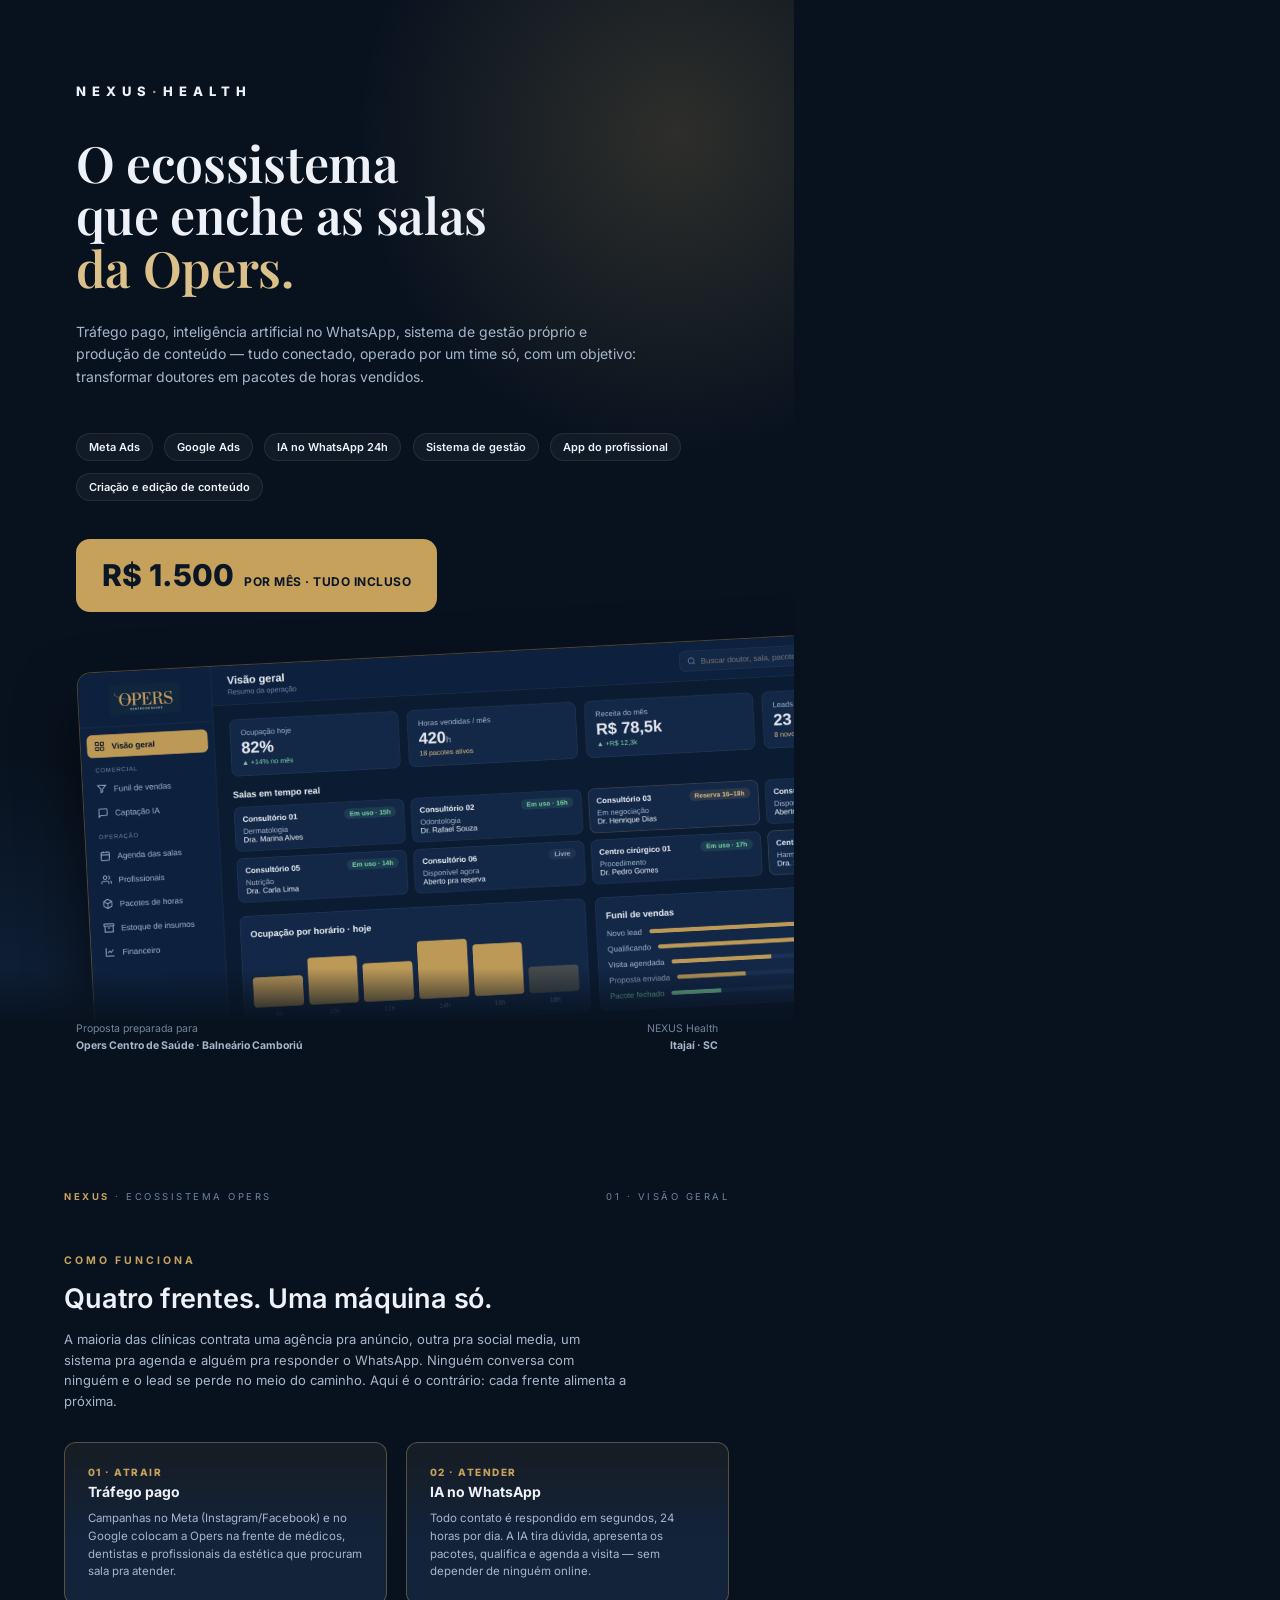
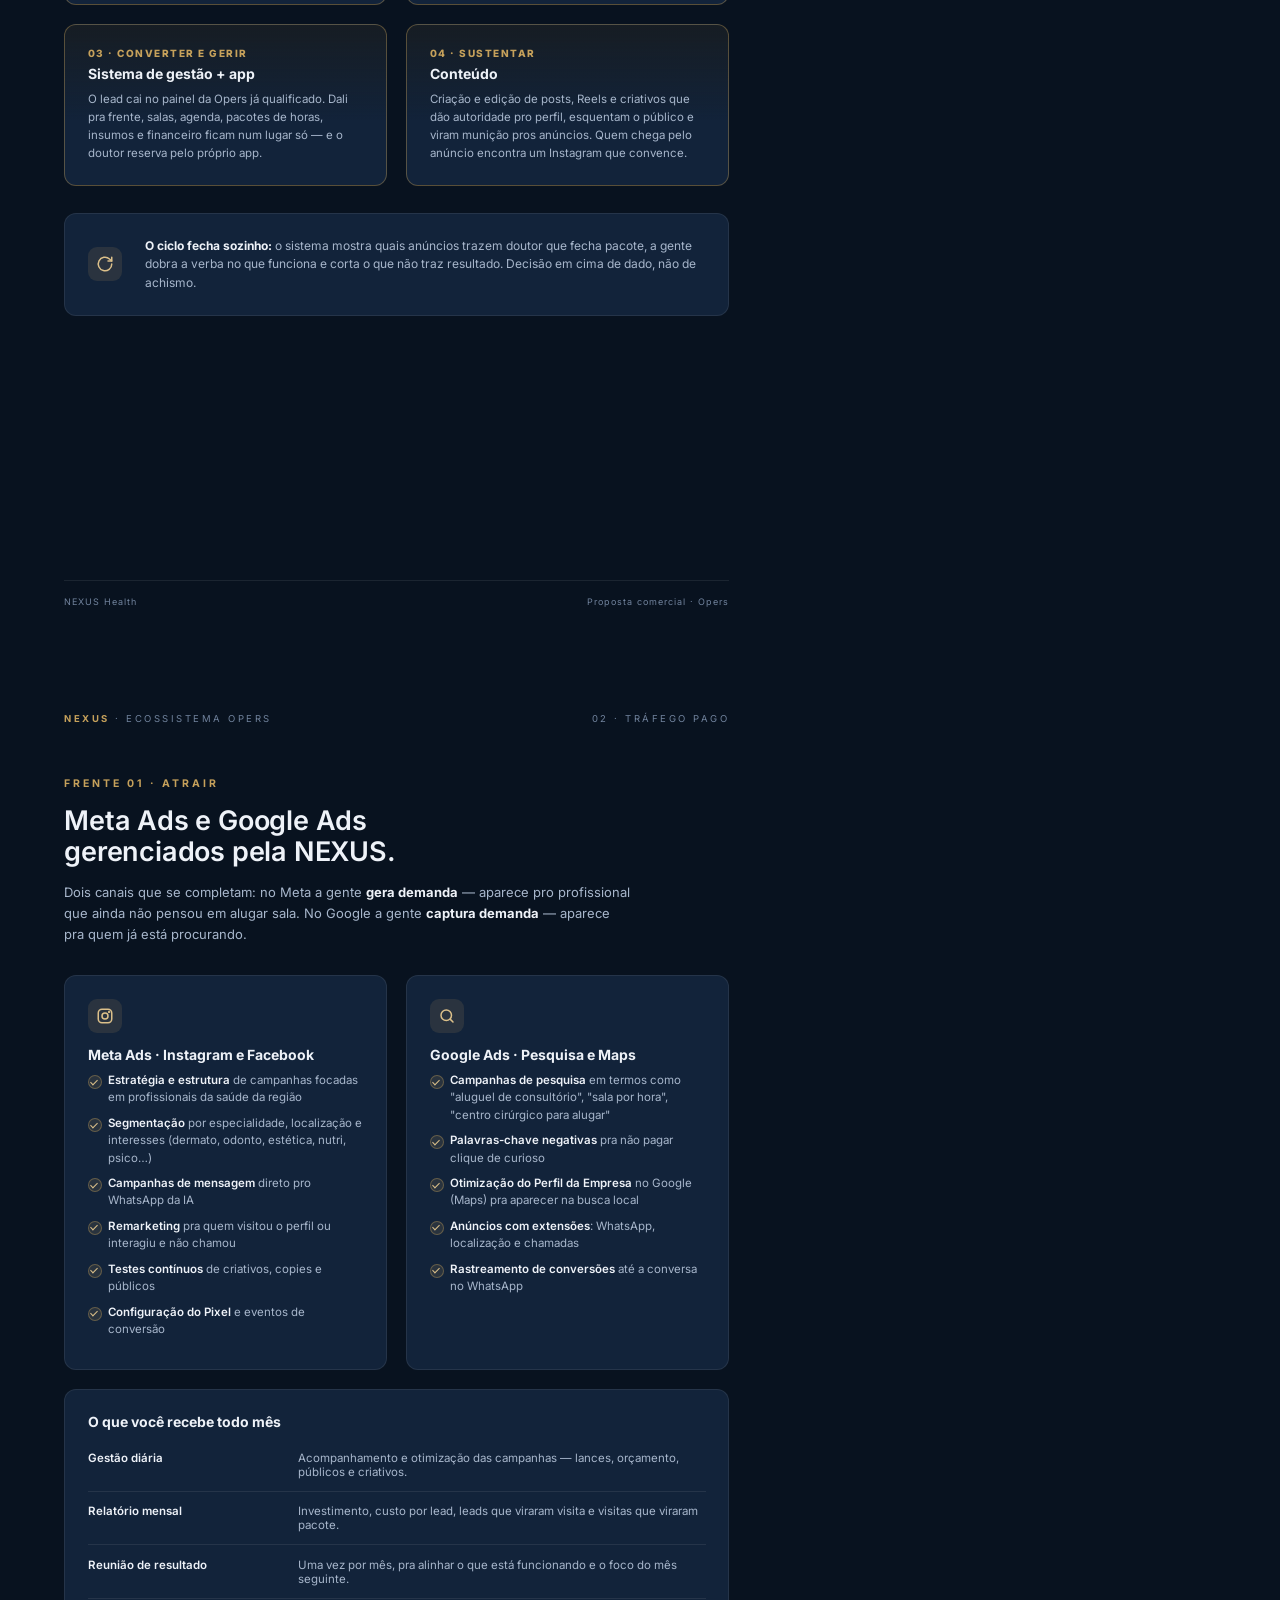
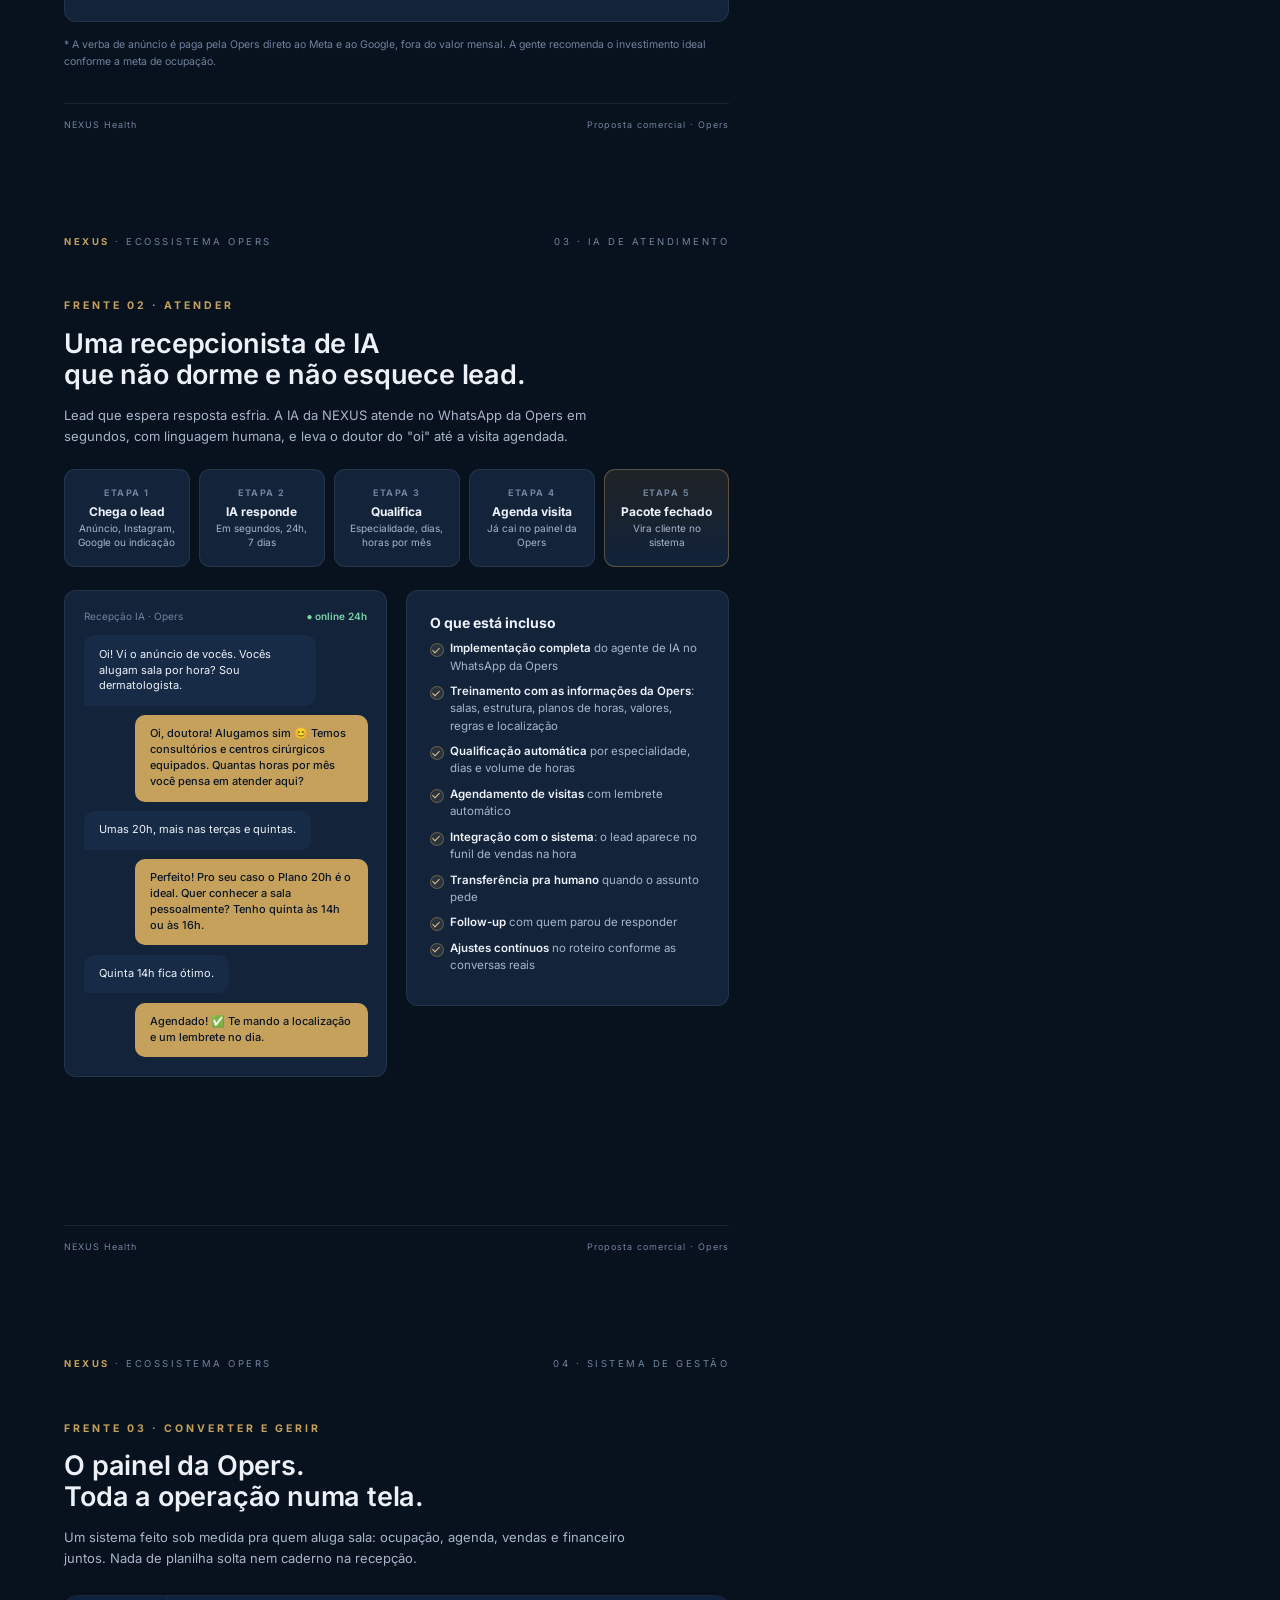
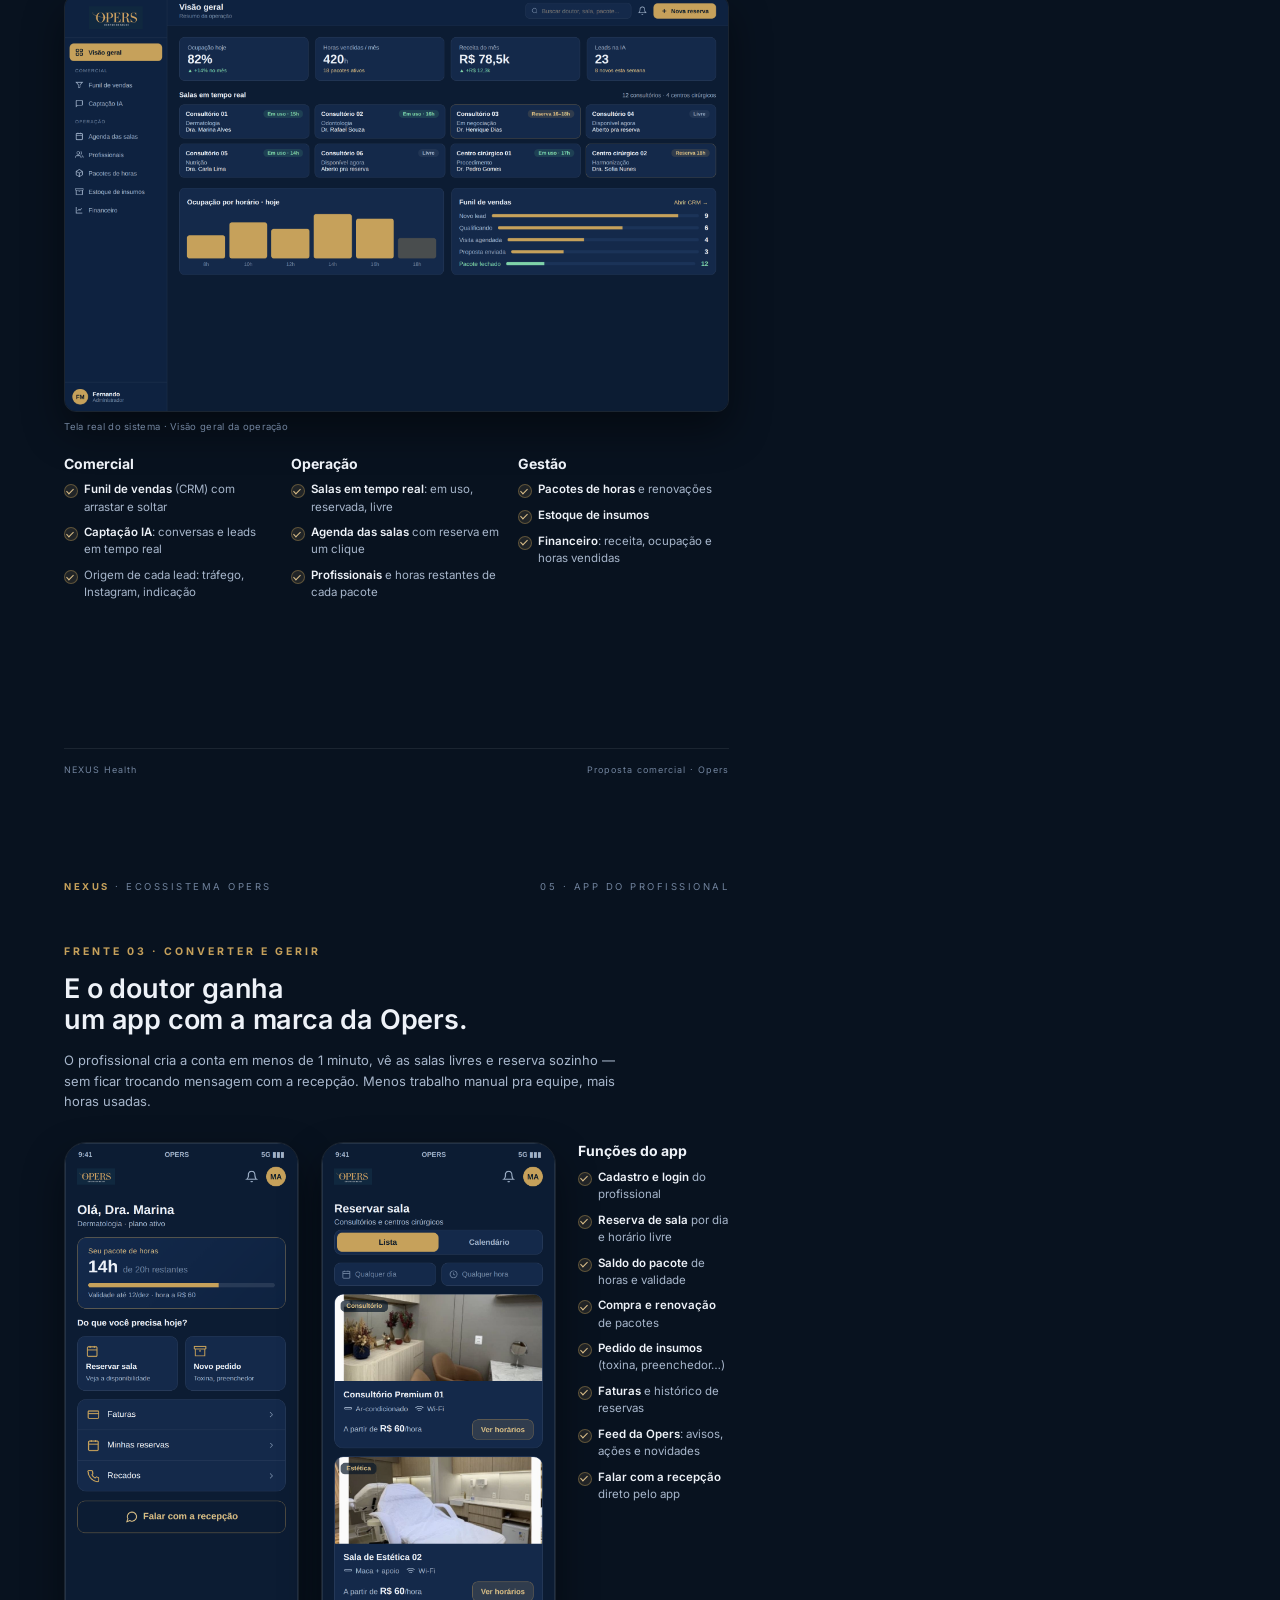
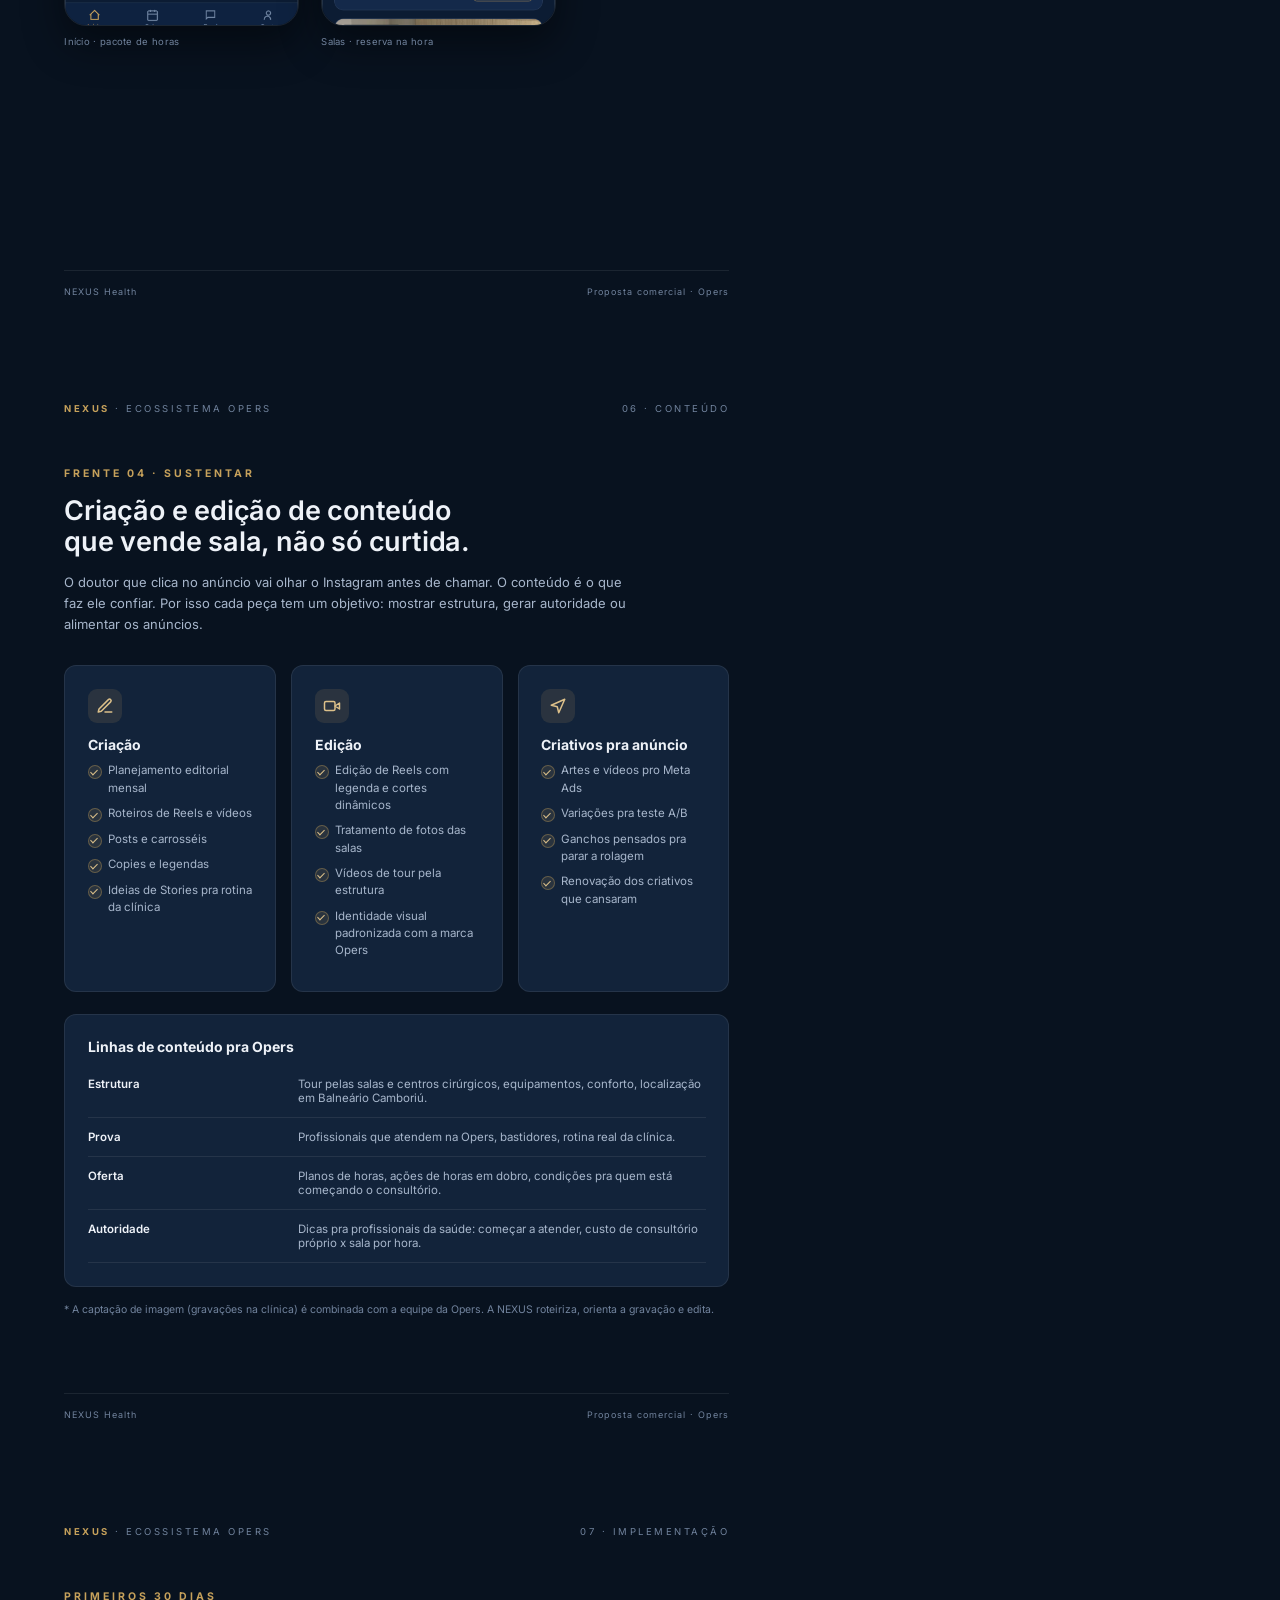
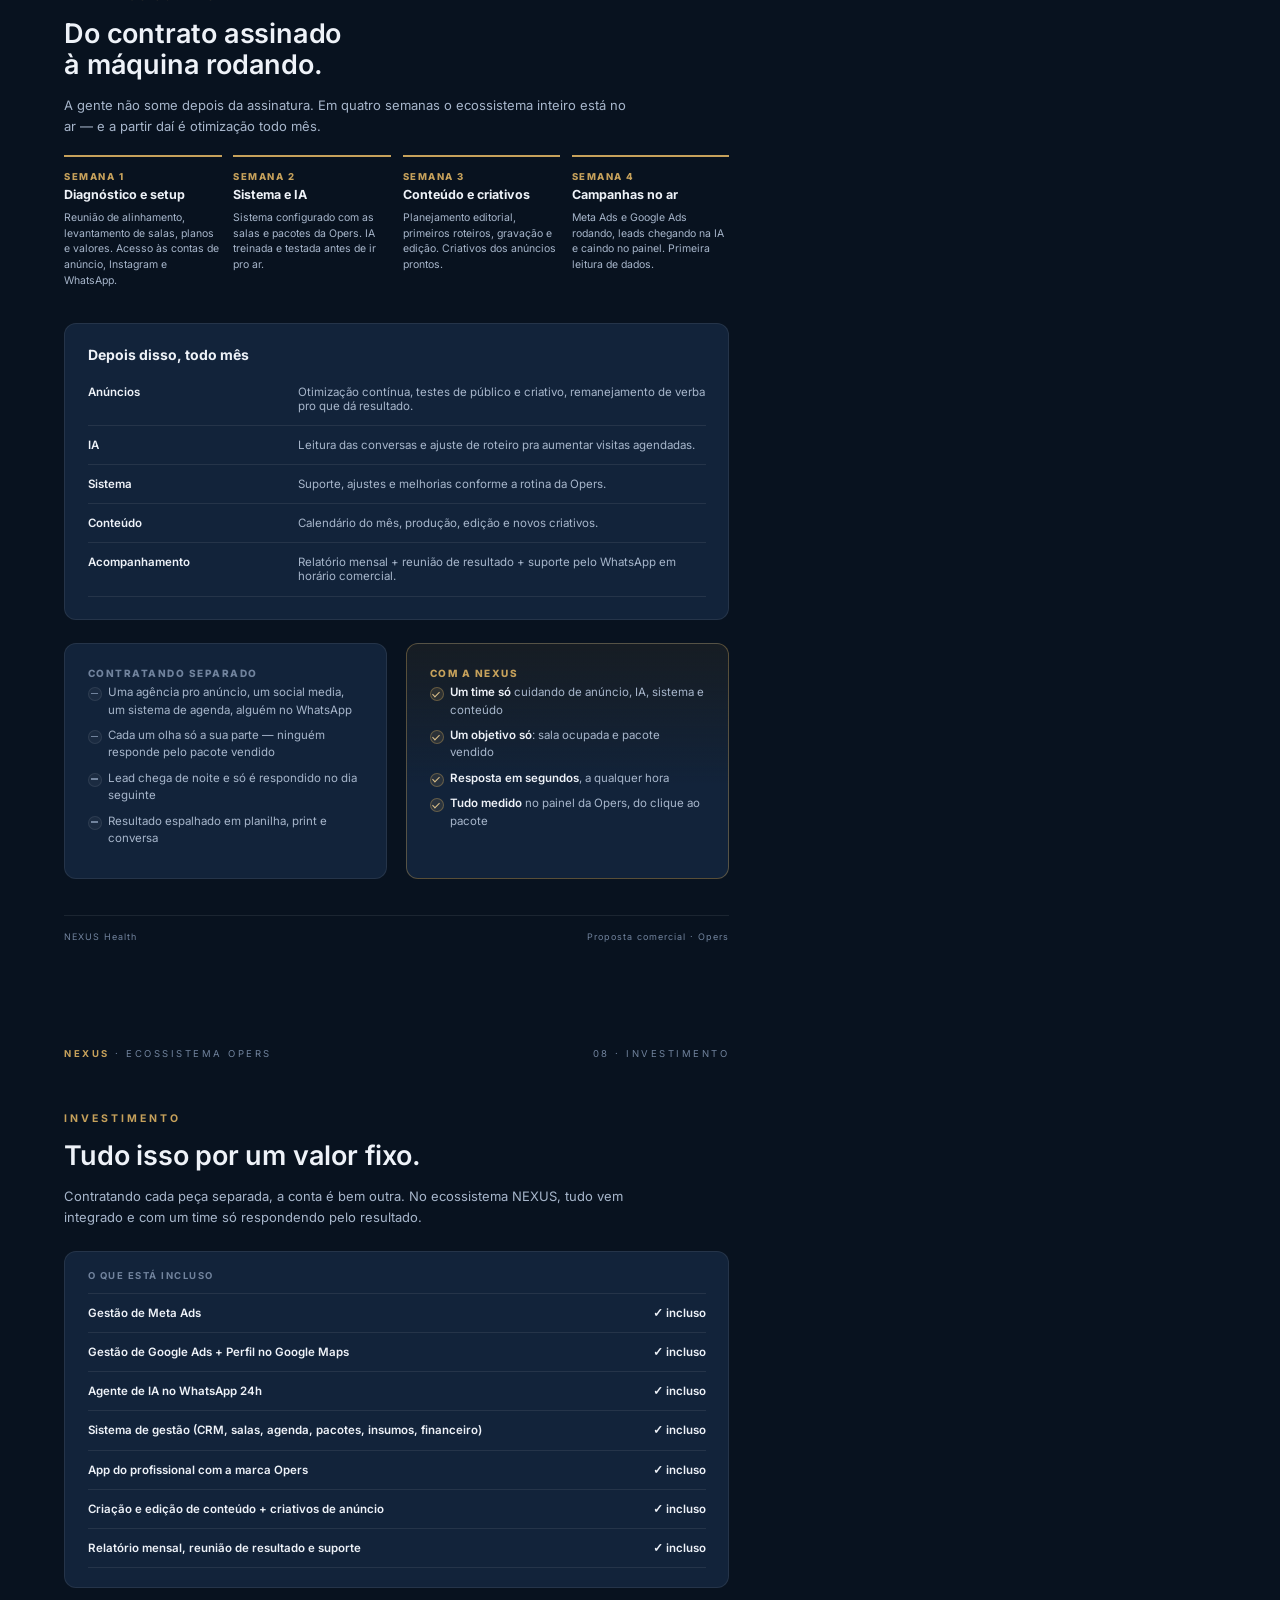
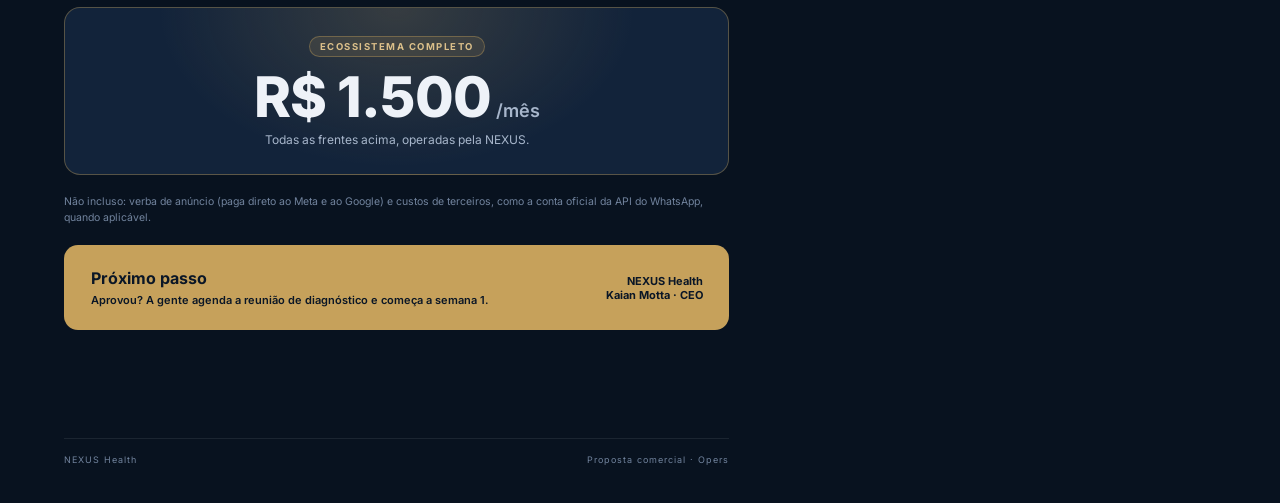
<file: proposta/proposta.html>
<!doctype html>
<html lang="pt-br">
<head>
<meta charset="utf-8" />
<title>Ecossistema NEXUS · Opers</title>
<link href="fonts/fonts.css" rel="stylesheet">
<style>
  @page { size: A4; margin: 0; }
  :root{
    --bg:#08121F; --bg2:#0D1B2E; --card:#12233A; --card2:#172B47;
    --gold:#C6A15B; --gold-l:#DCC08A; --gold-bg:rgba(198,161,91,.13); --gold-br:rgba(198,161,91,.38);
    --txt:#EEF2F8; --txt2:#A7B6CB; --txt3:#71839D; --br:rgba(255,255,255,.08);
    --green:#7FD3AA;
  }
  *{box-sizing:border-box;margin:0;padding:0}
  html,body{background:var(--bg);color:var(--txt);font-family:'Inter',-apple-system,'Segoe UI',Roboto,Helvetica,Arial,sans-serif;-webkit-print-color-adjust:exact;print-color-adjust:exact}
  .page{width:210mm;height:297mm;padding:18mm 17mm 16mm;position:relative;overflow:hidden;page-break-after:always;background:var(--bg)}
  .page:last-child{page-break-after:auto}
  .serif{font-family:'Playfair Display',Georgia,'Times New Roman',serif}

  /* topo e rodapé */
  .top{display:flex;justify-content:space-between;align-items:center;font-size:9.5px;letter-spacing:2.5px;color:var(--txt3);text-transform:uppercase;margin-bottom:14mm}
  .top b{color:var(--gold);font-weight:700}
  .foot{position:absolute;left:17mm;right:17mm;bottom:10mm;display:flex;justify-content:space-between;font-size:9px;color:var(--txt3);letter-spacing:1px;border-top:1px solid var(--br);padding-top:4mm}

  .kicker{font-size:10.5px;letter-spacing:3px;color:var(--gold);text-transform:uppercase;font-weight:700;margin-bottom:4mm}
  h1{font-size:34px;line-height:1.12;font-weight:600;letter-spacing:-.3px}
  h2{font-size:27px;line-height:1.15;font-weight:600;letter-spacing:-.2px;margin-bottom:4mm}
  h3{font-size:14px;font-weight:700;margin-bottom:2.5mm}
  p.lead{font-size:13px;line-height:1.6;color:var(--txt2);max-width:150mm}
  .gold{color:var(--gold-l)}

  .grid2{display:grid;grid-template-columns:1fr 1fr;gap:5mm}
  .grid3{display:grid;grid-template-columns:1fr 1fr 1fr;gap:4mm}
  .card{background:var(--card);border:1px solid var(--br);border-radius:12px;padding:6mm}
  .card.g{border-color:var(--gold-br);background:linear-gradient(180deg,rgba(198,161,91,.08),var(--card) 60%)}
  .badge{display:inline-flex;align-items:center;gap:6px;font-size:9.5px;font-weight:700;letter-spacing:1.5px;text-transform:uppercase;color:var(--gold-l);background:var(--gold-bg);border:1px solid var(--gold-br);padding:4px 10px;border-radius:20px;margin-bottom:4mm}
  .ico{width:34px;height:34px;border-radius:9px;background:var(--gold-bg);color:var(--gold-l);display:flex;align-items:center;justify-content:center;margin-bottom:3.5mm}
  .ico svg{width:18px;height:18px;fill:none;stroke:currentColor;stroke-width:2;stroke-linecap:round;stroke-linejoin:round}

  ul.check{list-style:none}
  ul.check li{position:relative;padding-left:20px;font-size:11.5px;line-height:1.5;color:var(--txt2);margin-bottom:2.2mm}
  ul.check li b{color:var(--txt);font-weight:600}
  ul.check li:before{content:"";position:absolute;left:0;top:3px;width:12px;height:12px;border-radius:50%;background:var(--gold-bg);border:1px solid var(--gold-br)}
  ul.check li:after{content:"";position:absolute;left:4px;top:5.5px;width:3px;height:6px;border:solid var(--gold-l);border-width:0 1.6px 1.6px 0;transform:rotate(45deg)}

  ul.check.x li:before{background:rgba(255,255,255,.04);border-color:var(--br)}
  ul.check.x li:after{border:0;width:7px;height:1.6px;background:var(--txt3);transform:none;left:3.5px;top:8.5px}
  .shot{border-radius:12px;border:1px solid var(--br);overflow:hidden;box-shadow:0 18px 40px rgba(0,0,0,.45)}
  .shot img{display:block;width:100%}
  .shot.ph{border-radius:22px;height:128mm}
  .shot.ph img{height:100%;object-fit:cover;object-position:top}
  .cap{font-size:9.5px;color:var(--txt3);margin-top:2.5mm;letter-spacing:.3px}

  /* capa */
  .cover{padding:0;display:flex;flex-direction:column;justify-content:space-between;background:
      radial-gradient(120mm 120mm at 85% 12%,rgba(198,161,91,.20),transparent 70%),
      radial-gradient(140mm 140mm at 0% 100%,rgba(38,76,130,.35),transparent 70%),var(--bg)}
  .cover .in{padding:22mm 20mm}
  .brand{font-size:13px;letter-spacing:6px;font-weight:800;color:var(--txt)}
  .brand span{color:var(--gold)}
  .cover h1{font-size:50px;line-height:1.05;margin:10mm 0 7mm}
  .cover .price{display:inline-flex;align-items:baseline;gap:10px;background:var(--gold);color:#0A1626;border-radius:14px;padding:5mm 7mm;margin-top:10mm}
  .cover .price b{font-size:30px;font-weight:800}
  .cover .price span{font-size:12px;font-weight:700;letter-spacing:.5px}
  .pillars{display:flex;gap:3mm;margin-top:12mm;flex-wrap:wrap}
  .pill{font-size:11px;font-weight:600;color:var(--txt);border:1px solid var(--br);background:rgba(255,255,255,.04);padding:6px 12px;border-radius:30px}
  .hero{position:absolute;left:20mm;right:-40mm;top:178mm;border-radius:14px;overflow:hidden;border:1px solid var(--gold-br);box-shadow:0 30px 60px rgba(0,0,0,.6);transform:rotate(-3deg);transform-origin:left top;opacity:.95}
  .hero img{display:block;width:100%}
  .cover .bottom{position:relative;z-index:2;background:linear-gradient(transparent,var(--bg) 35%);padding-top:14mm !important;padding:0 20mm 18mm;display:flex;justify-content:space-between;align-items:flex-end;font-size:10.5px;color:var(--txt3);line-height:1.6}
  .cover .bottom b{color:var(--txt2)}

  /* ciclo */
  .cycle{margin:8mm 0 7mm}
  .num{font-size:10px;font-weight:800;color:var(--gold);letter-spacing:1.5px;margin-bottom:1.5mm}
  .card p{font-size:11.5px;line-height:1.55;color:var(--txt2)}

  /* etapas */
  .steps{display:flex;gap:2.5mm;margin:6mm 0}
  .step{flex:1;background:var(--card);border:1px solid var(--br);border-radius:11px;padding:4.5mm 3.5mm;text-align:center}
  .step .n{font-size:9px;letter-spacing:1.5px;color:var(--txt3);font-weight:700}
  .step .t{font-size:12px;font-weight:700;margin:1.5mm 0 1mm}
  .step .s{font-size:10px;color:var(--txt2);line-height:1.35}
  .step.last{border-color:var(--gold-br);background:linear-gradient(180deg,rgba(198,161,91,.12),var(--card))}

  .chat{background:var(--card);border:1px solid var(--br);border-radius:12px;padding:5mm;display:flex;flex-direction:column;gap:2.5mm}
  .msg{font-size:11px;line-height:1.45;padding:3mm 4mm;border-radius:10px;max-width:82%}
  .msg.in{background:var(--card2);color:var(--txt);align-self:flex-start;border-bottom-left-radius:3px}
  .msg.out{background:var(--gold);color:#0A1626;align-self:flex-end;border-bottom-right-radius:3px;font-weight:500}
  .chat .h{font-size:10px;color:var(--txt3);display:flex;justify-content:space-between;margin-bottom:1mm}
  .chat .h b{color:var(--green);font-weight:600}

  table.t{width:100%;border-collapse:collapse;font-size:11.5px}
  table.t th{text-align:left;font-size:9.5px;letter-spacing:1.5px;text-transform:uppercase;color:var(--txt3);font-weight:700;padding:0 0 3mm;border-bottom:1px solid var(--br)}
  table.t td{padding:3.2mm 0;border-bottom:1px solid var(--br);color:var(--txt2);vertical-align:top}
  table.t td:first-child{color:var(--txt);font-weight:600;width:34%;padding-right:4mm}

  .timeline{display:grid;grid-template-columns:repeat(4,1fr);gap:3mm;margin-top:5mm}
  .tl{border-top:2px solid var(--gold);padding-top:3.5mm}
  .tl .w{font-size:9.5px;letter-spacing:1.5px;color:var(--gold);font-weight:800}
  .tl .t{font-size:12.5px;font-weight:700;margin:1.5mm 0 2mm}
  .tl p{font-size:10.5px;color:var(--txt2);line-height:1.5}

  .invest{text-align:center;padding:7mm 8mm;border-radius:16px;border:1px solid var(--gold-br);background:radial-gradient(90mm 60mm at 50% 0%,rgba(198,161,91,.2),transparent 70%),var(--card)}
  .invest .v{font-size:56px;font-weight:800;letter-spacing:-1px;line-height:1;margin:3mm 0 2mm}
  .invest .v small{font-size:18px;font-weight:600;color:var(--txt2);letter-spacing:0}
  .invest .s{font-size:12px;color:var(--txt2)}
  .stack td{padding:2.4mm 0}
  table.t.stack td:first-child{width:auto}
  .stack td:last-child{text-align:right;color:var(--txt);font-weight:600;white-space:nowrap}
  .note{font-size:10.5px;color:var(--txt3);line-height:1.55}
  .cta{margin-top:5mm;background:var(--gold);color:#0A1626;border-radius:14px;padding:6mm 7mm;display:flex;justify-content:space-between;align-items:center}
  .cta b{font-size:16px}
  .cta span{font-size:11px;font-weight:600}
</style>
</head>
<body>

<!-- 1. CAPA -->
<section class="page cover">
  <div class="in">
    <div class="brand">NEXUS<span>·</span>HEALTH</div>
    <h1 class="serif">O ecossistema<br>que enche as salas<br><span class="gold">da Opers.</span></h1>
    <p class="lead" style="font-size:14px">Tráfego pago, inteligência artificial no WhatsApp, sistema de gestão próprio e produção de conteúdo — tudo conectado, operado por um time só, com um objetivo: transformar doutores em pacotes de horas vendidos.</p>
    <div class="pillars">
      <div class="pill">Meta Ads</div><div class="pill">Google Ads</div><div class="pill">IA no WhatsApp 24h</div>
      <div class="pill">Sistema de gestão</div><div class="pill">App do profissional</div><div class="pill">Criação e edição de conteúdo</div>
    </div>
    <div class="price"><b>R$ 1.500</b><span>POR MÊS · TUDO INCLUSO</span></div>
  </div>
  <div class="hero"><img src="img/painel.png" alt=""></div>
  <div class="bottom">
    <div>Proposta preparada para<br><b>Opers Centro de Saúde · Balneário Camboriú</b></div>
    <div style="text-align:right">NEXUS Health<br><b>Itajaí · SC</b></div>
  </div>
</section>

<!-- 2. VISÃO GERAL -->
<section class="page">
  <div class="top"><span><b>NEXUS</b> · Ecossistema Opers</span><span>01 · Visão geral</span></div>
  <div class="kicker">Como funciona</div>
  <h2>Quatro frentes. Uma máquina só.</h2>
  <p class="lead">A maioria das clínicas contrata uma agência pra anúncio, outra pra social media, um sistema pra agenda e alguém pra responder o WhatsApp. Ninguém conversa com ninguém e o lead se perde no meio do caminho. Aqui é o contrário: cada frente alimenta a próxima.</p>

  <div class="grid2 cycle">
    <div class="card g">
      <div class="num">01 · ATRAIR</div>
      <h3>Tráfego pago</h3>
      <p>Campanhas no Meta (Instagram/Facebook) e no Google colocam a Opers na frente de médicos, dentistas e profissionais da estética que procuram sala pra atender.</p>
    </div>
    <div class="card g">
      <div class="num">02 · ATENDER</div>
      <h3>IA no WhatsApp</h3>
      <p>Todo contato é respondido em segundos, 24 horas por dia. A IA tira dúvida, apresenta os pacotes, qualifica e agenda a visita — sem depender de ninguém online.</p>
    </div>
    <div class="card g">
      <div class="num">03 · CONVERTER E GERIR</div>
      <h3>Sistema de gestão + app</h3>
      <p>O lead cai no painel da Opers já qualificado. Dali pra frente, salas, agenda, pacotes de horas, insumos e financeiro ficam num lugar só — e o doutor reserva pelo próprio app.</p>
    </div>
    <div class="card g">
      <div class="num">04 · SUSTENTAR</div>
      <h3>Conteúdo</h3>
      <p>Criação e edição de posts, Reels e criativos que dão autoridade pro perfil, esquentam o público e viram munição pros anúncios. Quem chega pelo anúncio encontra um Instagram que convence.</p>
    </div>
  </div>

  <div class="card" style="display:flex;gap:6mm;align-items:center">
    <div class="ico" style="margin:0;flex:0 0 34px"><svg viewBox="0 0 24 24"><path d="M21 12a9 9 0 1 1-3-6.7L21 8"/><path d="M21 3v5h-5"/></svg></div>
    <p style="font-size:12px;line-height:1.55;color:var(--txt2)"><b style="color:var(--txt)">O ciclo fecha sozinho:</b> o sistema mostra quais anúncios trazem doutor que fecha pacote, a gente dobra a verba no que funciona e corta o que não traz resultado. Decisão em cima de dado, não de achismo.</p>
  </div>
  <div class="foot"><span>NEXUS Health</span><span>Proposta comercial · Opers</span></div>
</section>

<!-- 3. TRÁFEGO -->
<section class="page">
  <div class="top"><span><b>NEXUS</b> · Ecossistema Opers</span><span>02 · Tráfego pago</span></div>
  <div class="kicker">Frente 01 · Atrair</div>
  <h2>Meta Ads e Google Ads<br>gerenciados pela NEXUS.</h2>
  <p class="lead">Dois canais que se completam: no Meta a gente <b style="color:var(--txt)">gera demanda</b> — aparece pro profissional que ainda não pensou em alugar sala. No Google a gente <b style="color:var(--txt)">captura demanda</b> — aparece pra quem já está procurando.</p>

  <div class="grid2" style="margin-top:8mm">
    <div class="card">
      <div class="ico"><svg viewBox="0 0 24 24"><rect x="3" y="3" width="18" height="18" rx="5"/><circle cx="12" cy="12" r="4"/><circle cx="17.5" cy="6.5" r=".6"/></svg></div>
      <h3>Meta Ads · Instagram e Facebook</h3>
      <ul class="check">
        <li><b>Estratégia e estrutura</b> de campanhas focadas em profissionais da saúde da região</li>
        <li><b>Segmentação</b> por especialidade, localização e interesses (dermato, odonto, estética, nutri, psico…)</li>
        <li><b>Campanhas de mensagem</b> direto pro WhatsApp da IA</li>
        <li><b>Remarketing</b> pra quem visitou o perfil ou interagiu e não chamou</li>
        <li><b>Testes contínuos</b> de criativos, copies e públicos</li>
        <li><b>Configuração do Pixel</b> e eventos de conversão</li>
      </ul>
    </div>
    <div class="card">
      <div class="ico"><svg viewBox="0 0 24 24"><circle cx="11" cy="11" r="7"/><path d="m20 20-3.5-3.5"/></svg></div>
      <h3>Google Ads · Pesquisa e Maps</h3>
      <ul class="check">
        <li><b>Campanhas de pesquisa</b> em termos como "aluguel de consultório", "sala por hora", "centro cirúrgico para alugar"</li>
        <li><b>Palavras-chave negativas</b> pra não pagar clique de curioso</li>
        <li><b>Otimização do Perfil da Empresa</b> no Google (Maps) pra aparecer na busca local</li>
        <li><b>Anúncios com extensões</b>: WhatsApp, localização e chamadas</li>
        <li><b>Rastreamento de conversões</b> até a conversa no WhatsApp</li>
      </ul>
    </div>
  </div>

  <div class="card" style="margin-top:5mm">
    <h3>O que você recebe todo mês</h3>
    <table class="t">
      <tr><td>Gestão diária</td><td>Acompanhamento e otimização das campanhas — lances, orçamento, públicos e criativos.</td></tr>
      <tr><td>Relatório mensal</td><td>Investimento, custo por lead, leads que viraram visita e visitas que viraram pacote.</td></tr>
      <tr><td>Reunião de resultado</td><td>Uma vez por mês, pra alinhar o que está funcionando e o foco do mês seguinte.</td></tr>
    </table>
  </div>
  <p class="note" style="margin-top:4mm">* A verba de anúncio é paga pela Opers direto ao Meta e ao Google, fora do valor mensal. A gente recomenda o investimento ideal conforme a meta de ocupação.</p>
  <div class="foot"><span>NEXUS Health</span><span>Proposta comercial · Opers</span></div>
</section>

<!-- 4. IA -->
<section class="page">
  <div class="top"><span><b>NEXUS</b> · Ecossistema Opers</span><span>03 · IA de atendimento</span></div>
  <div class="kicker">Frente 02 · Atender</div>
  <h2>Uma recepcionista de IA<br>que não dorme e não esquece lead.</h2>
  <p class="lead">Lead que espera resposta esfria. A IA da NEXUS atende no WhatsApp da Opers em segundos, com linguagem humana, e leva o doutor do "oi" até a visita agendada.</p>

  <div class="steps">
    <div class="step"><div class="n">ETAPA 1</div><div class="t">Chega o lead</div><div class="s">Anúncio, Instagram, Google ou indicação</div></div>
    <div class="step"><div class="n">ETAPA 2</div><div class="t">IA responde</div><div class="s">Em segundos, 24h, 7 dias</div></div>
    <div class="step"><div class="n">ETAPA 3</div><div class="t">Qualifica</div><div class="s">Especialidade, dias, horas por mês</div></div>
    <div class="step"><div class="n">ETAPA 4</div><div class="t">Agenda visita</div><div class="s">Já cai no painel da Opers</div></div>
    <div class="step last"><div class="n">ETAPA 5</div><div class="t">Pacote fechado</div><div class="s">Vira cliente no sistema</div></div>
  </div>

  <div class="grid2" style="align-items:start">
    <div class="chat">
      <div class="h"><span>Recepção IA · Opers</span><b>● online 24h</b></div>
      <div class="msg in">Oi! Vi o anúncio de vocês. Vocês alugam sala por hora? Sou dermatologista.</div>
      <div class="msg out">Oi, doutora! Alugamos sim 😊 Temos consultórios e centros cirúrgicos equipados. Quantas horas por mês você pensa em atender aqui?</div>
      <div class="msg in">Umas 20h, mais nas terças e quintas.</div>
      <div class="msg out">Perfeito! Pro seu caso o Plano 20h é o ideal. Quer conhecer a sala pessoalmente? Tenho quinta às 14h ou às 16h.</div>
      <div class="msg in">Quinta 14h fica ótimo.</div>
      <div class="msg out">Agendado! ✅ Te mando a localização e um lembrete no dia.</div>
    </div>
    <div class="card">
      <h3>O que está incluso</h3>
      <ul class="check">
        <li><b>Implementação completa</b> do agente de IA no WhatsApp da Opers</li>
        <li><b>Treinamento com as informações da Opers</b>: salas, estrutura, planos de horas, valores, regras e localização</li>
        <li><b>Qualificação automática</b> por especialidade, dias e volume de horas</li>
        <li><b>Agendamento de visitas</b> com lembrete automático</li>
        <li><b>Integração com o sistema</b>: o lead aparece no funil de vendas na hora</li>
        <li><b>Transferência pra humano</b> quando o assunto pede</li>
        <li><b>Follow-up</b> com quem parou de responder</li>
        <li><b>Ajustes contínuos</b> no roteiro conforme as conversas reais</li>
      </ul>
    </div>
  </div>
  <div class="foot"><span>NEXUS Health</span><span>Proposta comercial · Opers</span></div>
</section>

<!-- 5. SISTEMA -->
<section class="page">
  <div class="top"><span><b>NEXUS</b> · Ecossistema Opers</span><span>04 · Sistema de gestão</span></div>
  <div class="kicker">Frente 03 · Converter e gerir</div>
  <h2>O painel da Opers.<br>Toda a operação numa tela.</h2>
  <p class="lead">Um sistema feito sob medida pra quem aluga sala: ocupação, agenda, vendas e financeiro juntos. Nada de planilha solta nem caderno na recepção.</p>

  <div class="shot" style="margin-top:7mm"><img src="img/painel.png" alt="Painel de gestão da Opers"></div>
  <div class="cap">Tela real do sistema · Visão geral da operação</div>

  <div class="grid3" style="margin-top:6mm">
    <div>
      <h3>Comercial</h3>
      <ul class="check">
        <li><b>Funil de vendas</b> (CRM) com arrastar e soltar</li>
        <li><b>Captação IA</b>: conversas e leads em tempo real</li>
        <li>Origem de cada lead: tráfego, Instagram, indicação</li>
      </ul>
    </div>
    <div>
      <h3>Operação</h3>
      <ul class="check">
        <li><b>Salas em tempo real</b>: em uso, reservada, livre</li>
        <li><b>Agenda das salas</b> com reserva em um clique</li>
        <li><b>Profissionais</b> e horas restantes de cada pacote</li>
      </ul>
    </div>
    <div>
      <h3>Gestão</h3>
      <ul class="check">
        <li><b>Pacotes de horas</b> e renovações</li>
        <li><b>Estoque de insumos</b></li>
        <li><b>Financeiro</b>: receita, ocupação e horas vendidas</li>
      </ul>
    </div>
  </div>
  <div class="foot"><span>NEXUS Health</span><span>Proposta comercial · Opers</span></div>
</section>

<!-- 6. APP -->
<section class="page">
  <div class="top"><span><b>NEXUS</b> · Ecossistema Opers</span><span>05 · App do profissional</span></div>
  <div class="kicker">Frente 03 · Converter e gerir</div>
  <h2>E o doutor ganha<br>um app com a marca da Opers.</h2>
  <p class="lead">O profissional cria a conta em menos de 1 minuto, vê as salas livres e reserva sozinho — sem ficar trocando mensagem com a recepção. Menos trabalho manual pra equipe, mais horas usadas.</p>

  <div style="display:grid;grid-template-columns:62mm 62mm 1fr;gap:6mm;margin-top:8mm;align-items:start">
    <div><div class="shot ph"><img src="img/app-home.png" alt="Tela inicial do app"></div><div class="cap">Início · pacote de horas</div></div>
    <div><div class="shot ph"><img src="img/app-salas.png" alt="Salas no app"></div><div class="cap">Salas · reserva na hora</div></div>
    <div>
      <h3>Funções do app</h3>
      <ul class="check">
        <li><b>Cadastro e login</b> do profissional</li>
        <li><b>Reserva de sala</b> por dia e horário livre</li>
        <li><b>Saldo do pacote</b> de horas e validade</li>
        <li><b>Compra e renovação</b> de pacotes</li>
        <li><b>Pedido de insumos</b> (toxina, preenchedor…)</li>
        <li><b>Faturas</b> e histórico de reservas</li>
        <li><b>Feed da Opers</b>: avisos, ações e novidades</li>
        <li><b>Falar com a recepção</b> direto pelo app</li>
      </ul>
    </div>
  </div>
  <div class="foot"><span>NEXUS Health</span><span>Proposta comercial · Opers</span></div>
</section>

<!-- 7. CONTEÚDO -->
<section class="page">
  <div class="top"><span><b>NEXUS</b> · Ecossistema Opers</span><span>06 · Conteúdo</span></div>
  <div class="kicker">Frente 04 · Sustentar</div>
  <h2>Criação e edição de conteúdo<br>que vende sala, não só curtida.</h2>
  <p class="lead">O doutor que clica no anúncio vai olhar o Instagram antes de chamar. O conteúdo é o que faz ele confiar. Por isso cada peça tem um objetivo: mostrar estrutura, gerar autoridade ou alimentar os anúncios.</p>

  <div class="grid3" style="margin-top:8mm">
    <div class="card">
      <div class="ico"><svg viewBox="0 0 24 24"><path d="M12 20h9"/><path d="M16.5 3.5a2.1 2.1 0 0 1 3 3L7 19l-4 1 1-4Z"/></svg></div>
      <h3>Criação</h3>
      <ul class="check">
        <li>Planejamento editorial mensal</li>
        <li>Roteiros de Reels e vídeos</li>
        <li>Posts e carrosséis</li>
        <li>Copies e legendas</li>
        <li>Ideias de Stories pra rotina da clínica</li>
      </ul>
    </div>
    <div class="card">
      <div class="ico"><svg viewBox="0 0 24 24"><rect x="2" y="6" width="14" height="12" rx="2"/><path d="m22 8-6 4 6 4Z"/></svg></div>
      <h3>Edição</h3>
      <ul class="check">
        <li>Edição de Reels com legenda e cortes dinâmicos</li>
        <li>Tratamento de fotos das salas</li>
        <li>Vídeos de tour pela estrutura</li>
        <li>Identidade visual padronizada com a marca Opers</li>
      </ul>
    </div>
    <div class="card">
      <div class="ico"><svg viewBox="0 0 24 24"><path d="M3 11l18-8-8 18-2-8Z"/></svg></div>
      <h3>Criativos pra anúncio</h3>
      <ul class="check">
        <li>Artes e vídeos pro Meta Ads</li>
        <li>Variações pra teste A/B</li>
        <li>Ganchos pensados pra parar a rolagem</li>
        <li>Renovação dos criativos que cansaram</li>
      </ul>
    </div>
  </div>

  <div class="card" style="margin-top:6mm">
    <h3>Linhas de conteúdo pra Opers</h3>
    <table class="t">
      <tr><td>Estrutura</td><td>Tour pelas salas e centros cirúrgicos, equipamentos, conforto, localização em Balneário Camboriú.</td></tr>
      <tr><td>Prova</td><td>Profissionais que atendem na Opers, bastidores, rotina real da clínica.</td></tr>
      <tr><td>Oferta</td><td>Planos de horas, ações de horas em dobro, condições pra quem está começando o consultório.</td></tr>
      <tr><td>Autoridade</td><td>Dicas pra profissionais da saúde: começar a atender, custo de consultório próprio x sala por hora.</td></tr>
    </table>
  </div>
  <p class="note" style="margin-top:4mm">* A captação de imagem (gravações na clínica) é combinada com a equipe da Opers. A NEXUS roteiriza, orienta a gravação e edita.</p>
  <div class="foot"><span>NEXUS Health</span><span>Proposta comercial · Opers</span></div>
</section>

<!-- 8. IMPLEMENTAÇÃO -->
<section class="page">
  <div class="top"><span><b>NEXUS</b> · Ecossistema Opers</span><span>07 · Implementação</span></div>
  <div class="kicker">Primeiros 30 dias</div>
  <h2>Do contrato assinado<br>à máquina rodando.</h2>
  <p class="lead">A gente não some depois da assinatura. Em quatro semanas o ecossistema inteiro está no ar — e a partir daí é otimização todo mês.</p>

  <div class="timeline">
    <div class="tl"><div class="w">SEMANA 1</div><div class="t">Diagnóstico e setup</div><p>Reunião de alinhamento, levantamento de salas, planos e valores. Acesso às contas de anúncio, Instagram e WhatsApp.</p></div>
    <div class="tl"><div class="w">SEMANA 2</div><div class="t">Sistema e IA</div><p>Sistema configurado com as salas e pacotes da Opers. IA treinada e testada antes de ir pro ar.</p></div>
    <div class="tl"><div class="w">SEMANA 3</div><div class="t">Conteúdo e criativos</div><p>Planejamento editorial, primeiros roteiros, gravação e edição. Criativos dos anúncios prontos.</p></div>
    <div class="tl"><div class="w">SEMANA 4</div><div class="t">Campanhas no ar</div><p>Meta Ads e Google Ads rodando, leads chegando na IA e caindo no painel. Primeira leitura de dados.</p></div>
  </div>

  <div class="card" style="margin-top:9mm">
    <h3>Depois disso, todo mês</h3>
    <table class="t">
      <tr><td>Anúncios</td><td>Otimização contínua, testes de público e criativo, remanejamento de verba pro que dá resultado.</td></tr>
      <tr><td>IA</td><td>Leitura das conversas e ajuste de roteiro pra aumentar visitas agendadas.</td></tr>
      <tr><td>Sistema</td><td>Suporte, ajustes e melhorias conforme a rotina da Opers.</td></tr>
      <tr><td>Conteúdo</td><td>Calendário do mês, produção, edição e novos criativos.</td></tr>
      <tr><td>Acompanhamento</td><td>Relatório mensal + reunião de resultado + suporte pelo WhatsApp em horário comercial.</td></tr>
    </table>
  </div>

  <div class="grid2" style="margin-top:6mm">
    <div class="card">
      <div class="num" style="color:var(--txt3)">CONTRATANDO SEPARADO</div>
      <ul class="check x">
        <li>Uma agência pro anúncio, um social media, um sistema de agenda, alguém no WhatsApp</li>
        <li>Cada um olha só a sua parte — ninguém responde pelo pacote vendido</li>
        <li>Lead chega de noite e só é respondido no dia seguinte</li>
        <li>Resultado espalhado em planilha, print e conversa</li>
      </ul>
    </div>
    <div class="card g">
      <div class="num">COM A NEXUS</div>
      <ul class="check">
        <li><b>Um time só</b> cuidando de anúncio, IA, sistema e conteúdo</li>
        <li><b>Um objetivo só</b>: sala ocupada e pacote vendido</li>
        <li><b>Resposta em segundos</b>, a qualquer hora</li>
        <li><b>Tudo medido</b> no painel da Opers, do clique ao pacote</li>
      </ul>
    </div>
  </div>
  <div class="foot"><span>NEXUS Health</span><span>Proposta comercial · Opers</span></div>
</section>

<!-- 9. INVESTIMENTO -->
<section class="page">
  <div class="top"><span><b>NEXUS</b> · Ecossistema Opers</span><span>08 · Investimento</span></div>
  <div class="kicker">Investimento</div>
  <h2>Tudo isso por um valor fixo.</h2>
  <p class="lead">Contratando cada peça separada, a conta é bem outra. No ecossistema NEXUS, tudo vem integrado e com um time só respondendo pelo resultado.</p>

  <div class="card" style="margin:6mm 0 5mm;padding:5mm 6mm">
    <table class="t stack">
      <tr><th>O que está incluso</th><th></th></tr>
      <tr><td>Gestão de Meta Ads</td><td>✓ incluso</td></tr>
      <tr><td>Gestão de Google Ads + Perfil no Google Maps</td><td>✓ incluso</td></tr>
      <tr><td>Agente de IA no WhatsApp 24h</td><td>✓ incluso</td></tr>
      <tr><td>Sistema de gestão (CRM, salas, agenda, pacotes, insumos, financeiro)</td><td>✓ incluso</td></tr>
      <tr><td>App do profissional com a marca Opers</td><td>✓ incluso</td></tr>
      <tr><td>Criação e edição de conteúdo + criativos de anúncio</td><td>✓ incluso</td></tr>
      <tr><td>Relatório mensal, reunião de resultado e suporte</td><td>✓ incluso</td></tr>
    </table>
  </div>

  <div class="invest">
    <div class="badge" style="margin:0">Ecossistema completo</div>
    <div class="v">R$ 1.500<small> /mês</small></div>
    <div class="s">Todas as frentes acima, operadas pela NEXUS.</div>
  </div>

  <p class="note" style="margin-top:5mm">Não incluso: verba de anúncio (paga direto ao Meta e ao Google) e custos de terceiros, como a conta oficial da API do WhatsApp, quando aplicável.</p>

  <div class="cta">
    <div><b>Próximo passo</b><br><span>Aprovou? A gente agenda a reunião de diagnóstico e começa a semana 1.</span></div>
    <div style="text-align:right;font-size:11px;font-weight:700">NEXUS Health<br>Kaian Motta · CEO</div>
  </div>
  <div class="foot"><span>NEXUS Health</span><span>Proposta comercial · Opers</span></div>
</section>

</body>
</html>
</file>
<file: nexus-1500/fonts/fonts.css>
@font-face {
  font-family: 'JetBrains Mono';
  font-style: normal;
  font-weight: 500;
  font-display: swap;
  src: url(JetBrainsMono-500.woff2) format('woff2');
  unicode-range: U+0000-00FF, U+0131, U+0152-0153, U+02BB-02BC, U+02C6, U+02DA, U+02DC, U+0304, U+0308, U+0329, U+2000-206F, U+20AC, U+2122, U+2191, U+2193, U+2212, U+2215, U+FEFF, U+FFFD;
}
@font-face {
  font-family: 'Urbanist';
  font-style: normal;
  font-weight: 400;
  font-display: swap;
  src: url(Urbanist-400.woff2) format('woff2');
  unicode-range: U+0000-00FF, U+0131, U+0152-0153, U+02BB-02BC, U+02C6, U+02DA, U+02DC, U+0304, U+0308, U+0329, U+2000-206F, U+20AC, U+2122, U+2191, U+2193, U+2212, U+2215, U+FEFF, U+FFFD;
}
@font-face {
  font-family: 'Urbanist';
  font-style: normal;
  font-weight: 500;
  font-display: swap;
  src: url(Urbanist-500.woff2) format('woff2');
  unicode-range: U+0000-00FF, U+0131, U+0152-0153, U+02BB-02BC, U+02C6, U+02DA, U+02DC, U+0304, U+0308, U+0329, U+2000-206F, U+20AC, U+2122, U+2191, U+2193, U+2212, U+2215, U+FEFF, U+FFFD;
}
@font-face {
  font-family: 'Urbanist';
  font-style: normal;
  font-weight: 600;
  font-display: swap;
  src: url(Urbanist-600.woff2) format('woff2');
  unicode-range: U+0000-00FF, U+0131, U+0152-0153, U+02BB-02BC, U+02C6, U+02DA, U+02DC, U+0304, U+0308, U+0329, U+2000-206F, U+20AC, U+2122, U+2191, U+2193, U+2212, U+2215, U+FEFF, U+FFFD;
}
@font-face {
  font-family: 'Urbanist';
  font-style: normal;
  font-weight: 700;
  font-display: swap;
  src: url(Urbanist-700.woff2) format('woff2');
  unicode-range: U+0000-00FF, U+0131, U+0152-0153, U+02BB-02BC, U+02C6, U+02DA, U+02DC, U+0304, U+0308, U+0329, U+2000-206F, U+20AC, U+2122, U+2191, U+2193, U+2212, U+2215, U+FEFF, U+FFFD;
}
@font-face {
  font-family: 'Urbanist';
  font-style: normal;
  font-weight: 800;
  font-display: swap;
  src: url(Urbanist-800.woff2) format('woff2');
  unicode-range: U+0000-00FF, U+0131, U+0152-0153, U+02BB-02BC, U+02C6, U+02DA, U+02DC, U+0304, U+0308, U+0329, U+2000-206F, U+20AC, U+2122, U+2191, U+2193, U+2212, U+2215, U+FEFF, U+FFFD;
}
</file>
<file: proposta/fonts/fonts.css>
@font-face {
  font-family: 'Inter';
  font-style: normal;
  font-weight: 400;
  font-display: swap;
  src: url(Inter-400.woff2) format('woff2');
  unicode-range: U+0000-00FF, U+0131, U+0152-0153, U+02BB-02BC, U+02C6, U+02DA, U+02DC, U+0304, U+0308, U+0329, U+2000-206F, U+20AC, U+2122, U+2191, U+2193, U+2212, U+2215, U+FEFF, U+FFFD;
}
@font-face {
  font-family: 'Inter';
  font-style: normal;
  font-weight: 500;
  font-display: swap;
  src: url(Inter-500.woff2) format('woff2');
  unicode-range: U+0000-00FF, U+0131, U+0152-0153, U+02BB-02BC, U+02C6, U+02DA, U+02DC, U+0304, U+0308, U+0329, U+2000-206F, U+20AC, U+2122, U+2191, U+2193, U+2212, U+2215, U+FEFF, U+FFFD;
}
@font-face {
  font-family: 'Inter';
  font-style: normal;
  font-weight: 600;
  font-display: swap;
  src: url(Inter-600.woff2) format('woff2');
  unicode-range: U+0000-00FF, U+0131, U+0152-0153, U+02BB-02BC, U+02C6, U+02DA, U+02DC, U+0304, U+0308, U+0329, U+2000-206F, U+20AC, U+2122, U+2191, U+2193, U+2212, U+2215, U+FEFF, U+FFFD;
}
@font-face {
  font-family: 'Inter';
  font-style: normal;
  font-weight: 700;
  font-display: swap;
  src: url(Inter-700.woff2) format('woff2');
  unicode-range: U+0000-00FF, U+0131, U+0152-0153, U+02BB-02BC, U+02C6, U+02DA, U+02DC, U+0304, U+0308, U+0329, U+2000-206F, U+20AC, U+2122, U+2191, U+2193, U+2212, U+2215, U+FEFF, U+FFFD;
}
@font-face {
  font-family: 'Inter';
  font-style: normal;
  font-weight: 800;
  font-display: swap;
  src: url(Inter-800.woff2) format('woff2');
  unicode-range: U+0000-00FF, U+0131, U+0152-0153, U+02BB-02BC, U+02C6, U+02DA, U+02DC, U+0304, U+0308, U+0329, U+2000-206F, U+20AC, U+2122, U+2191, U+2193, U+2212, U+2215, U+FEFF, U+FFFD;
}
@font-face {
  font-family: 'Playfair Display';
  font-style: normal;
  font-weight: 500;
  font-display: swap;
  src: url(PlayfairDisplay-500.woff2) format('woff2');
  unicode-range: U+0000-00FF, U+0131, U+0152-0153, U+02BB-02BC, U+02C6, U+02DA, U+02DC, U+0304, U+0308, U+0329, U+2000-206F, U+20AC, U+2122, U+2191, U+2193, U+2212, U+2215, U+FEFF, U+FFFD;
}
@font-face {
  font-family: 'Playfair Display';
  font-style: normal;
  font-weight: 600;
  font-display: swap;
  src: url(PlayfairDisplay-600.woff2) format('woff2');
  unicode-range: U+0000-00FF, U+0131, U+0152-0153, U+02BB-02BC, U+02C6, U+02DA, U+02DC, U+0304, U+0308, U+0329, U+2000-206F, U+20AC, U+2122, U+2191, U+2193, U+2212, U+2215, U+FEFF, U+FFFD;
}
</file>
